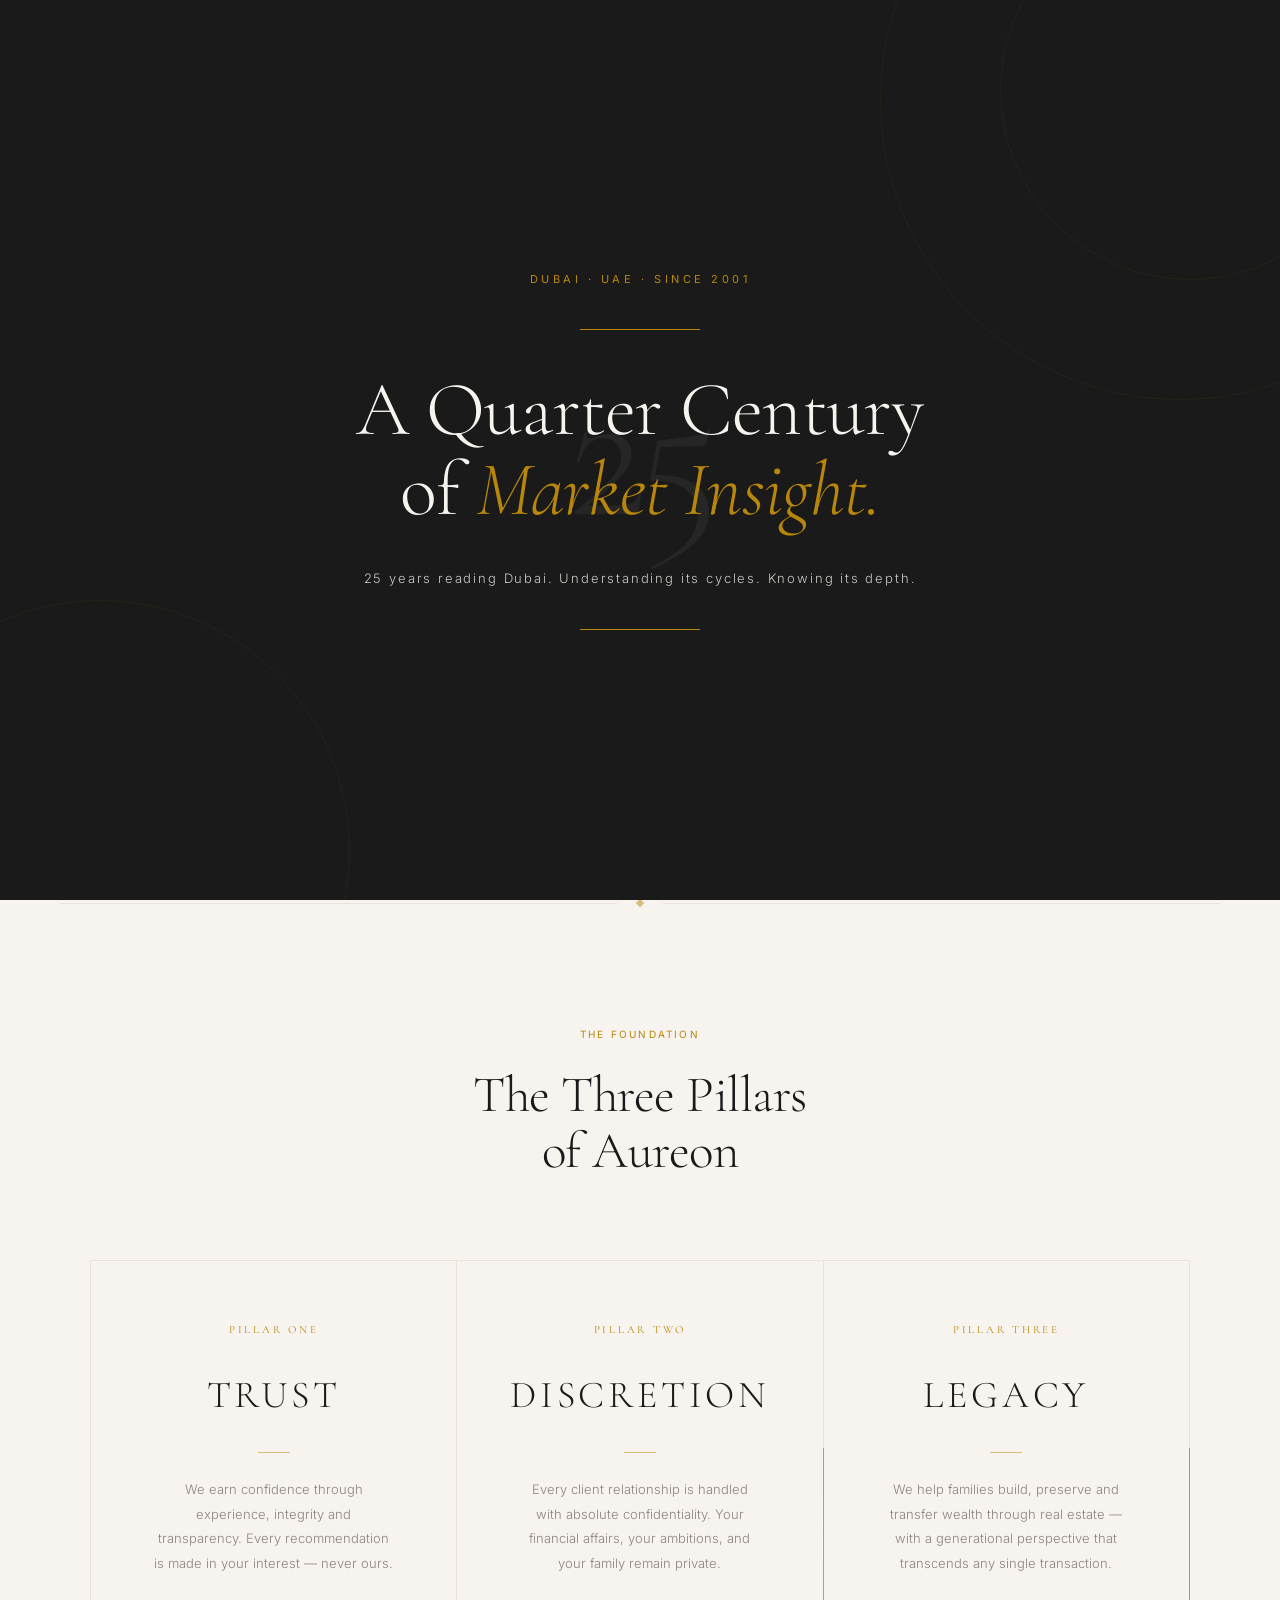
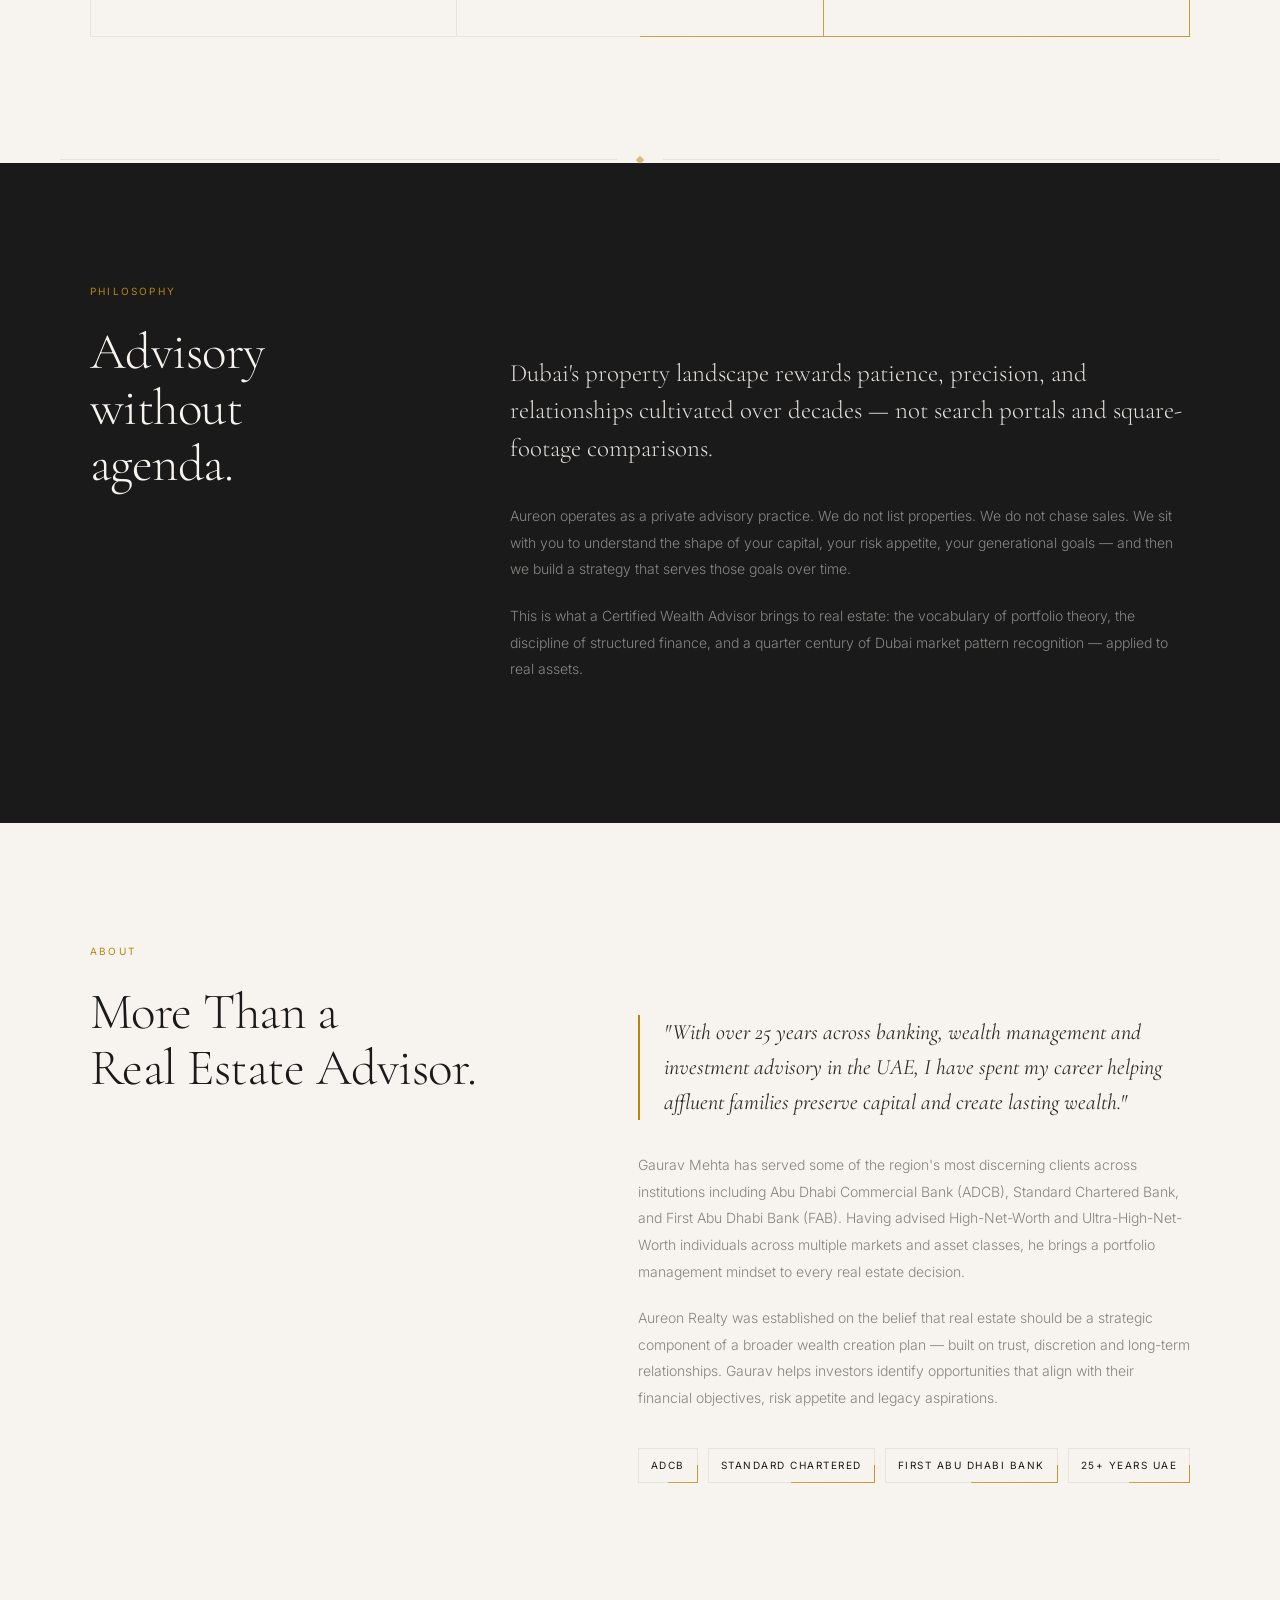
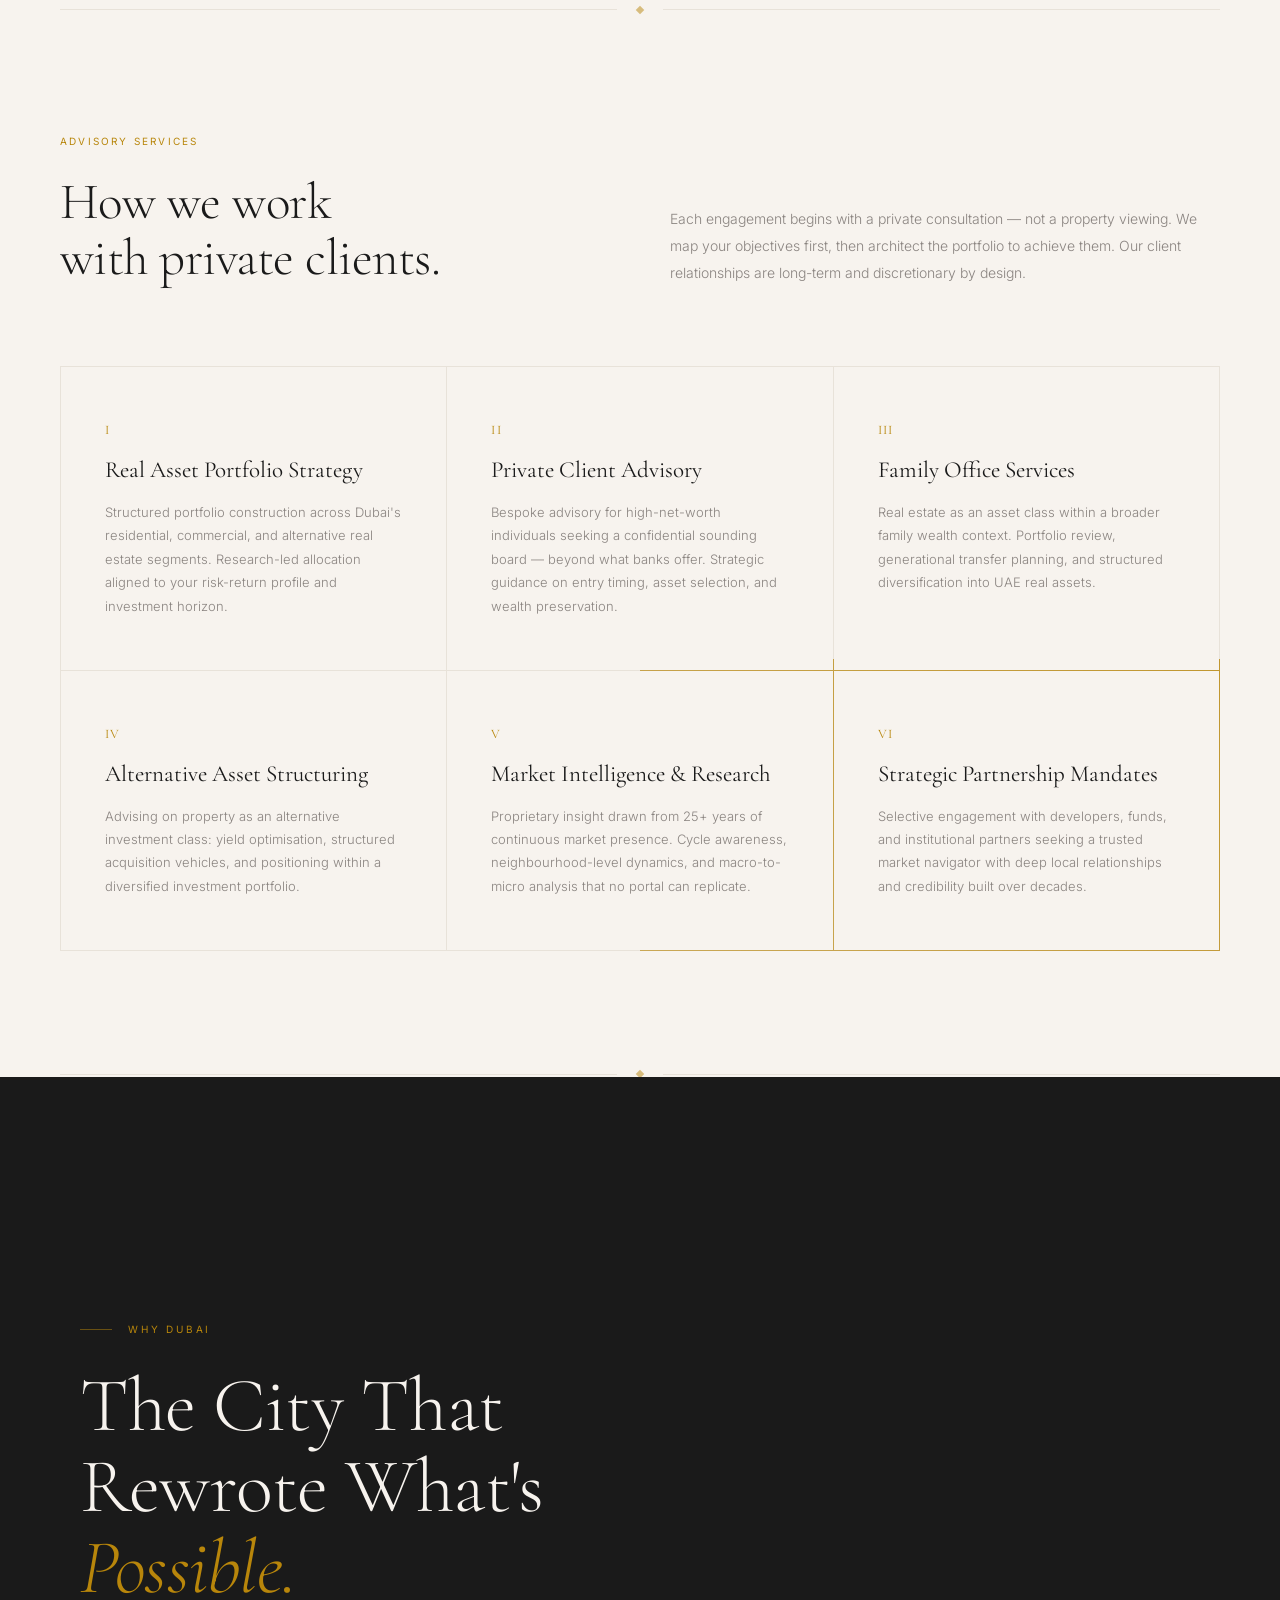
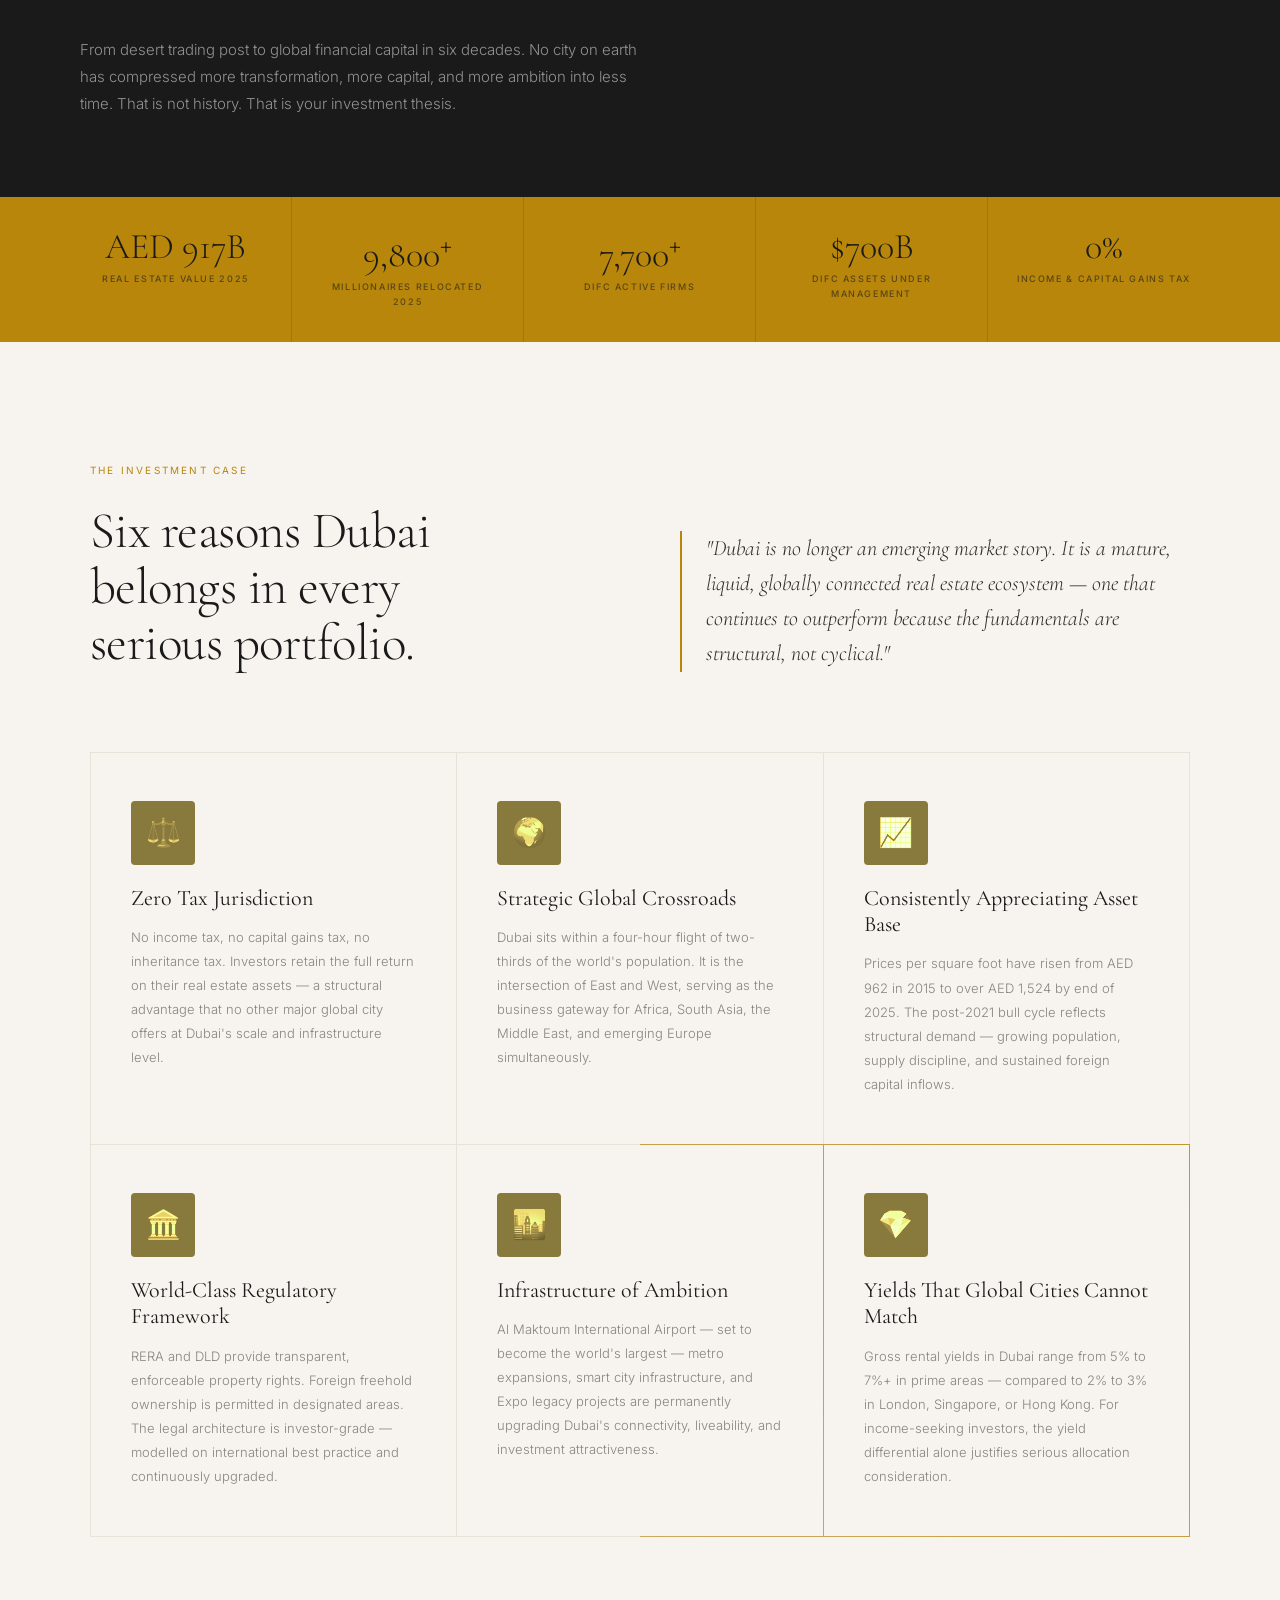
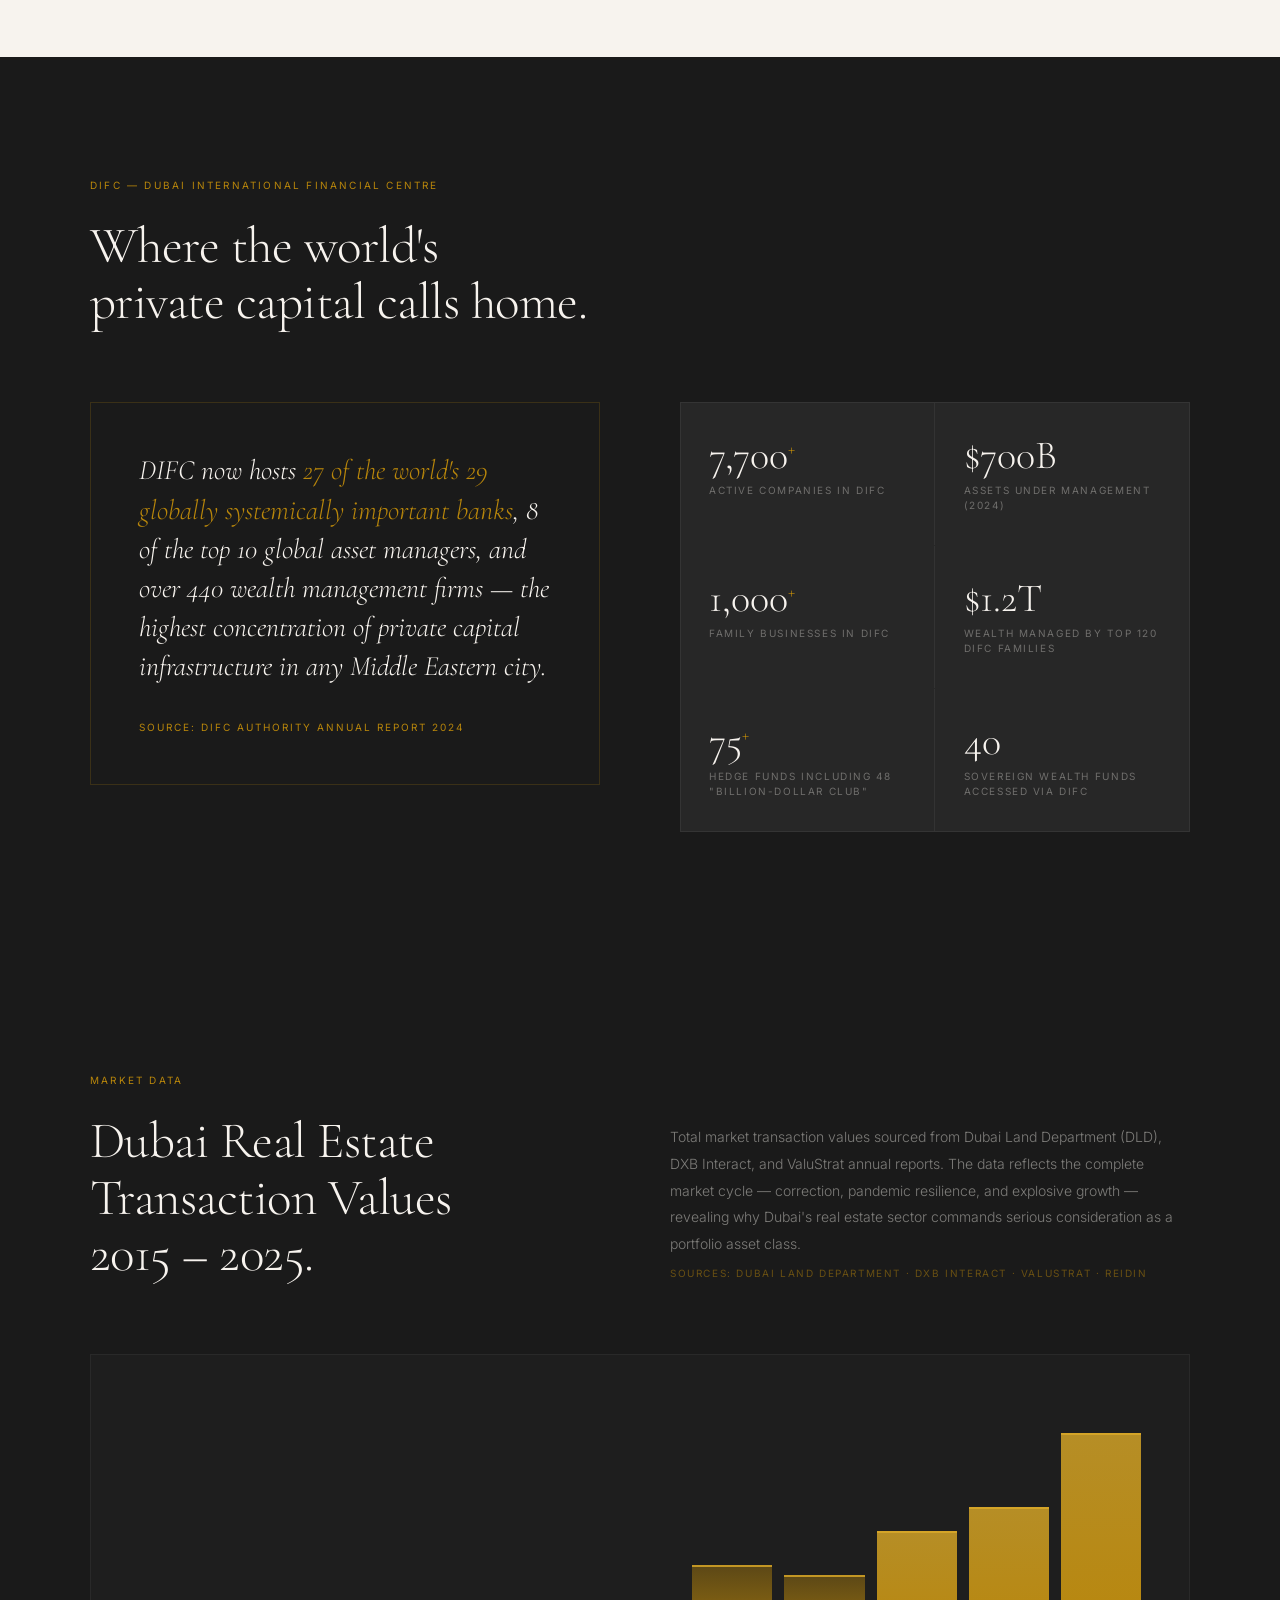
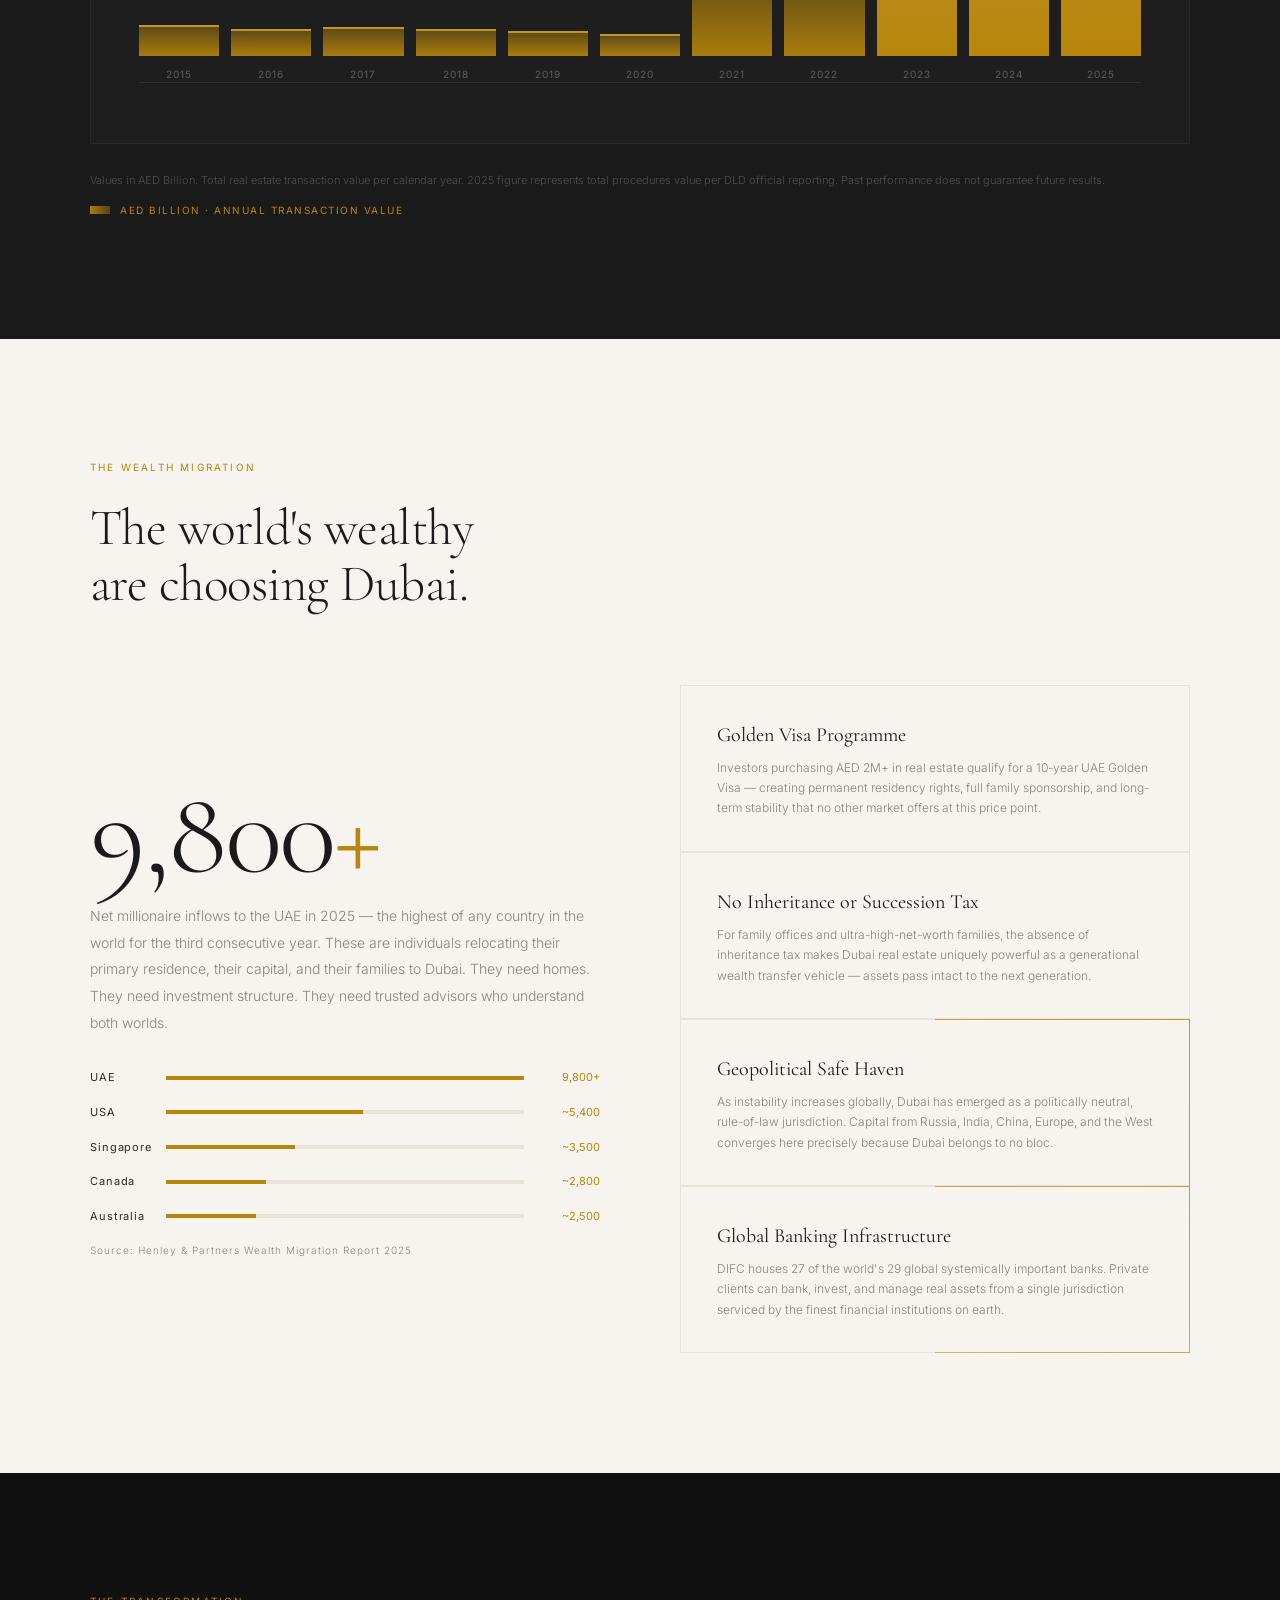
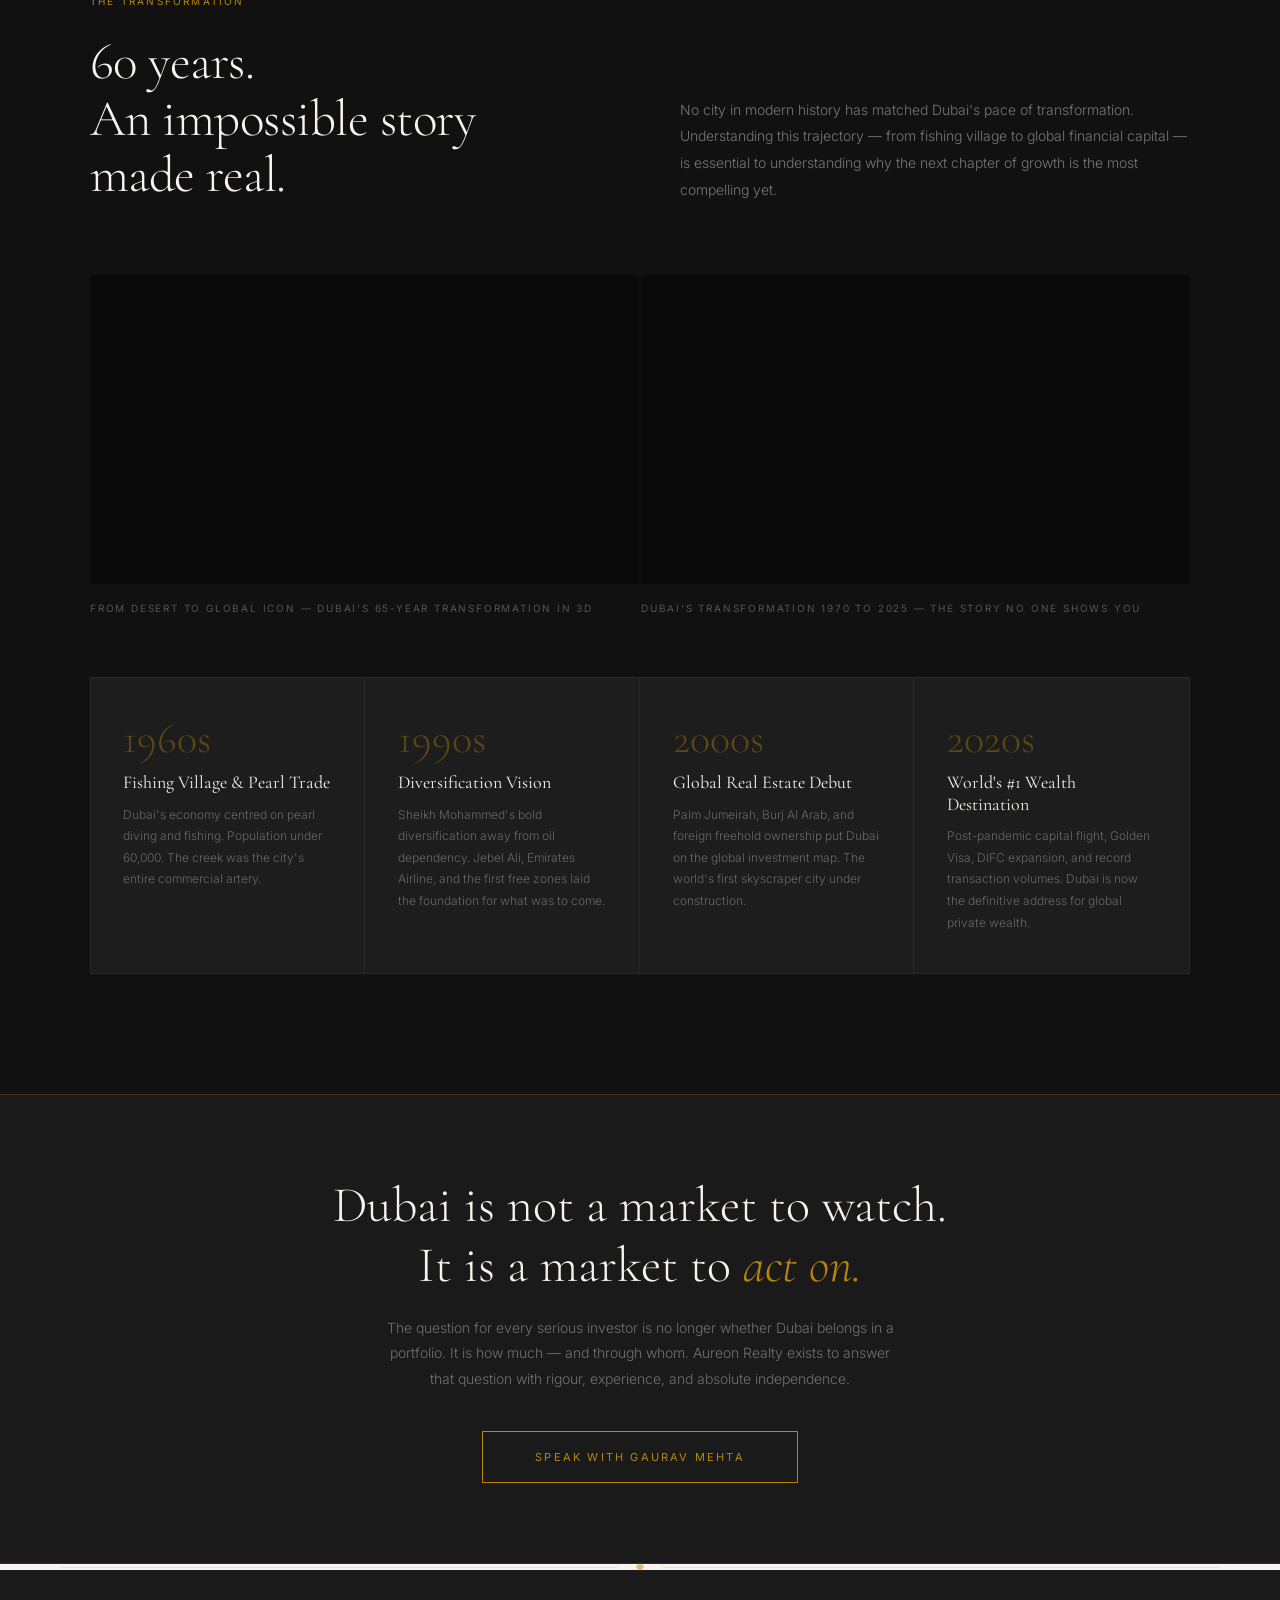
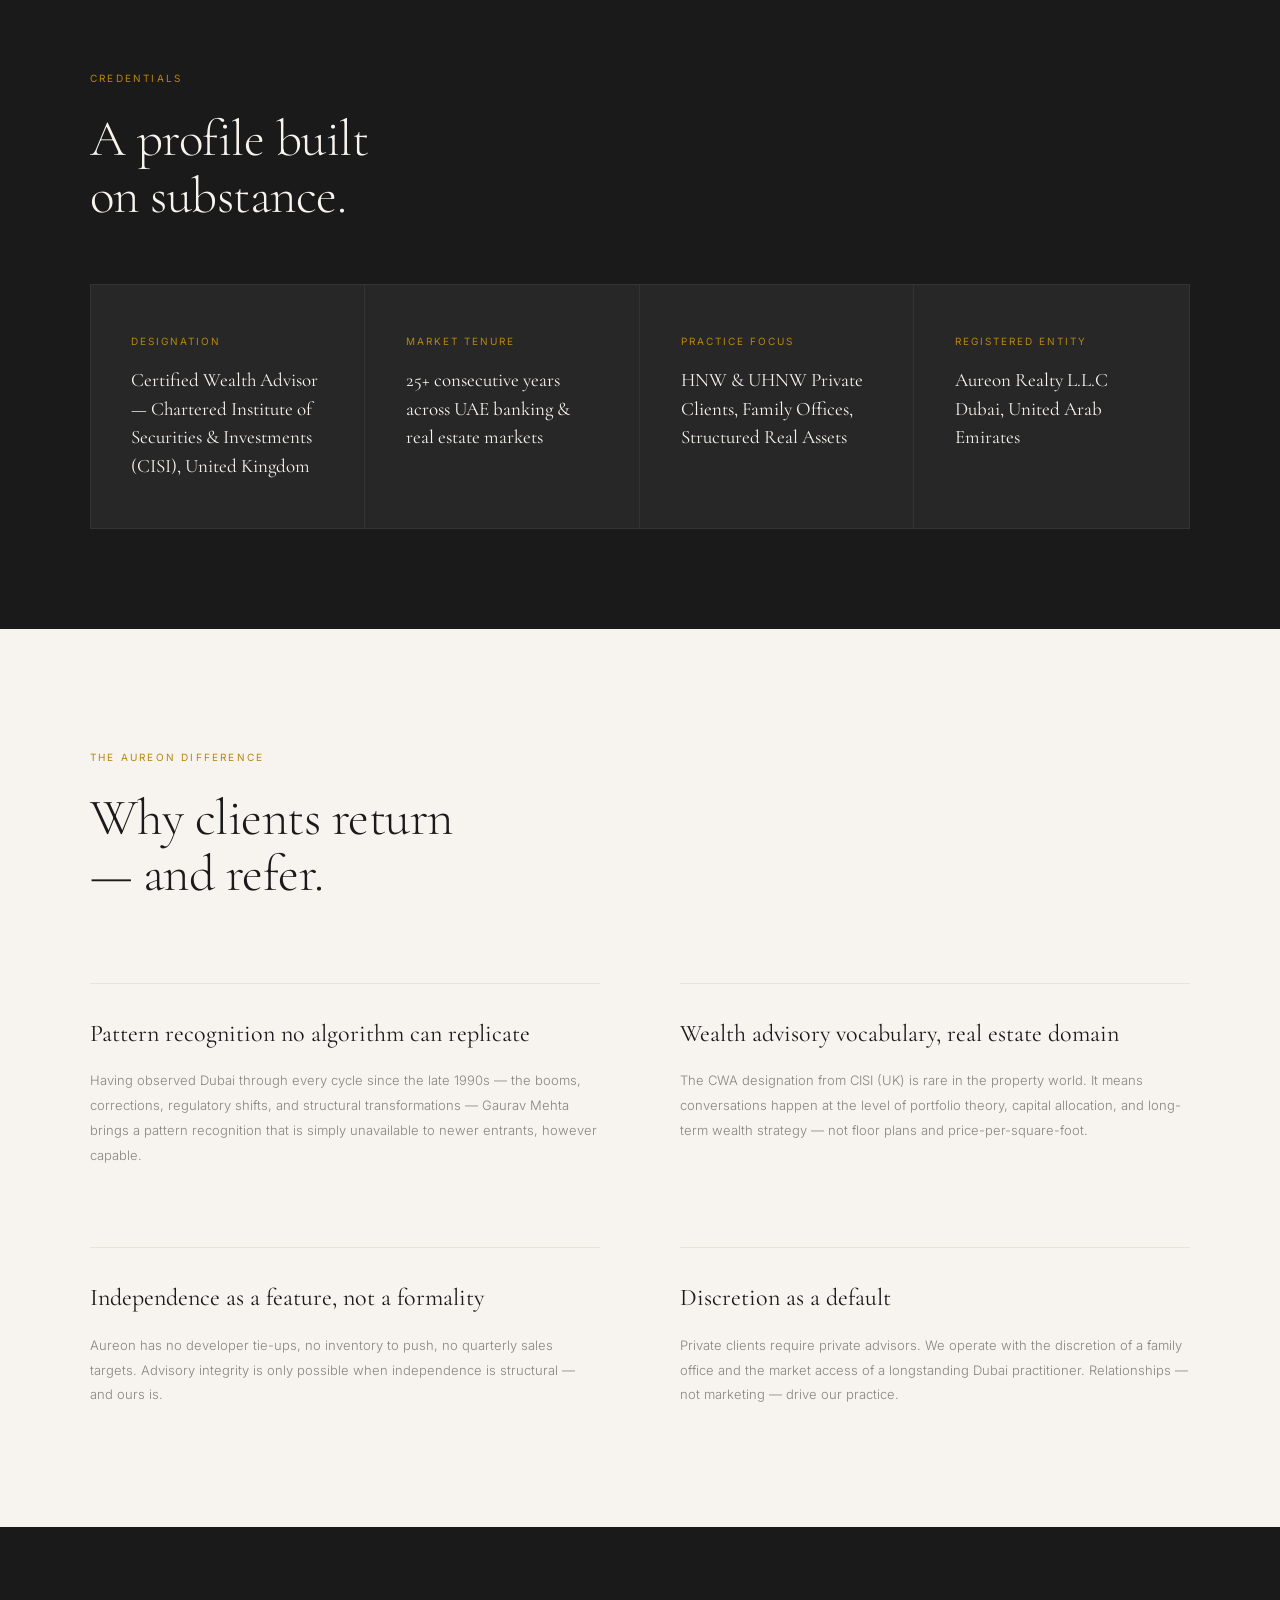
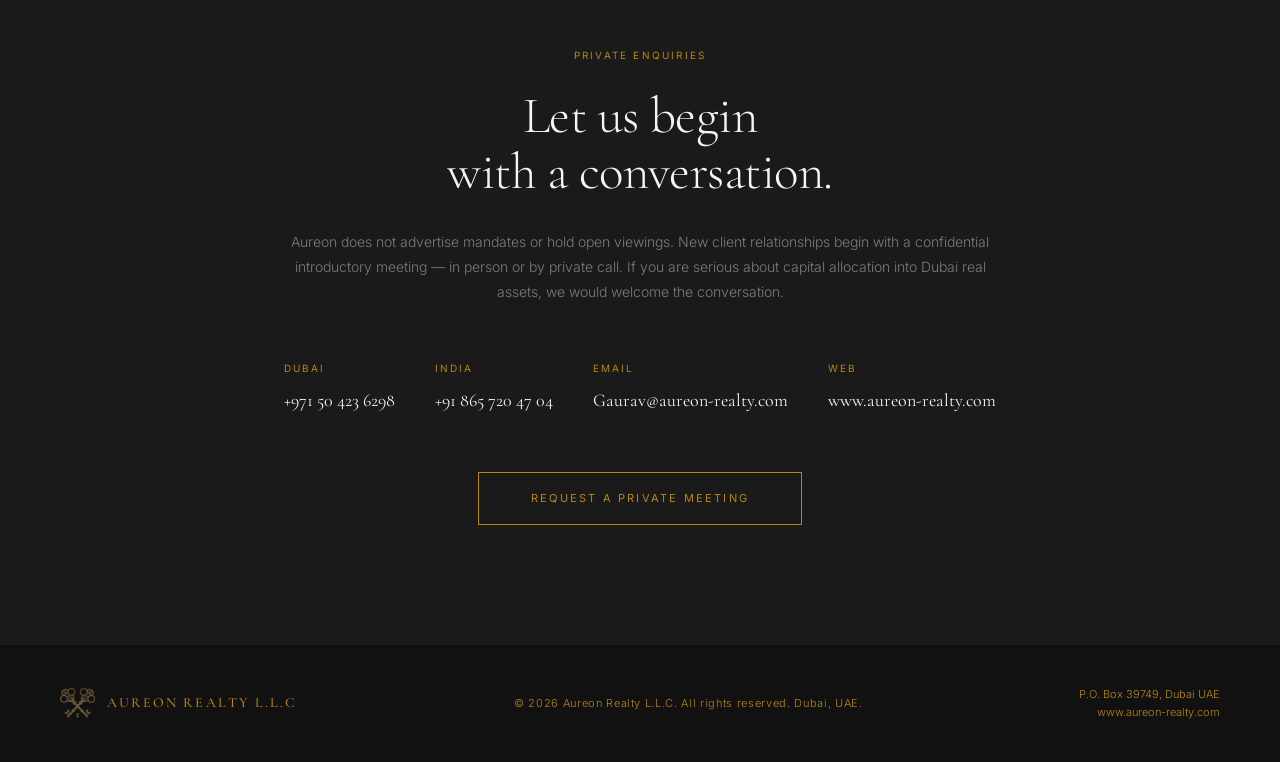
<file: index.html>
<!DOCTYPE html>
<html lang="en">
<head>
<meta charset="UTF-8">
<meta name="viewport" content="width=device-width, initial-scale=1.0">
<title>Aureon Realty — Gaurav Mehta, Certified Wealth Advisor</title>
<link rel="icon" type="image/png" href="golden_keys.png">
<link rel="preconnect" href="https://fonts.googleapis.com">
<link rel="preconnect" href="https://fonts.gstatic.com" crossorigin>
<link href="https://fonts.googleapis.com/css2?family=Cormorant+Garamond:ital,wght@0,300;0,400;0,500;0,600;1,300;1,400&family=Inter:wght@300;400;500&display=swap" rel="stylesheet">
<style>
  *, *::before, *::after { box-sizing: border-box; margin: 0; padding: 0; }

  :root {
    --charcoal: #1A1A1A;
    --off-white: #F7F3EE;
    --gold: #B8860B;
    --bronze: #9A7010;
    --warm-grey: #E8E2D9;
    --mid-grey: #8A8480;
    --text-body: #2E2A26;
  }

  html { scroll-behavior: smooth; }

  body {
    background: var(--off-white);
    color: var(--text-body);
    font-family: "Inter", sans-serif;
    font-weight: 300;
    font-size: 15px;
    line-height: 1.7;
    -webkit-font-smoothing: antialiased;
  }

  /* â•â•â•â• INTRO â•â•â•â• */
  #intro-overlay {
    position: fixed; inset: 0;
    background: var(--charcoal); z-index: 9999;
    display: flex; align-items: center; justify-content: center; overflow: hidden;
  }
  .intro-slide { position: absolute; inset: 0; display: flex; flex-direction: column; align-items: center; justify-content: center; padding: 60px; opacity: 0; pointer-events: none; }
  .slide-rule { width: 0; height: 1px; background: var(--gold); margin: 0 auto; transition: width 1.2s ease; }
  .slide-rule.expand { width: 120px; }
  .s1-number { font-family: "Cormorant Garamond", serif; font-size: clamp(100px, 18vw, 200px); font-weight: 300; line-height: 0.85; color: rgba(247,243,238,0.06); position: absolute; top: 50%; left: 50%; transform: translate(-50%, -50%); letter-spacing: -0.04em; user-select: none; pointer-events: none; white-space: nowrap; }
  .s1-eyebrow { font-size: 11px; font-weight: 400; letter-spacing: 0.32em; text-transform: uppercase; color: var(--gold); margin-bottom: 40px; opacity: 0; transform: translateY(12px); transition: opacity 0.8s ease, transform 0.8s ease; }
  .s1-eyebrow.in { opacity: 1; transform: translateY(0); }
  .s1-headline { font-family: "Cormorant Garamond", serif; font-size: clamp(36px, 6vw, 80px); font-weight: 300; line-height: 1.05; color: var(--off-white); text-align: center; letter-spacing: -0.01em; position: relative; z-index: 2; opacity: 0; transform: translateY(20px); transition: opacity 1.1s ease, transform 1.1s ease; }
  .s1-headline.in { opacity: 1; transform: translateY(0); }
  .s1-headline em { color: var(--gold); font-style: italic; }
  .s1-sub { font-size: 13px; font-weight: 300; letter-spacing: 0.14em; color: rgba(247,243,238,0.8); margin-top: 36px; text-align: center; opacity: 0; transform: translateY(10px); transition: opacity 0.9s ease 0.3s, transform 0.9s ease 0.3s; }
  .s1-sub.in { opacity: 1; transform: translateY(0); }
  .s2-headline { font-family: "Cormorant Garamond", serif; font-size: clamp(40px, 7vw, 90px); font-weight: 300; line-height: 1.05; color: var(--off-white); text-align: center; letter-spacing: 0.01em; opacity: 0; transform: translateY(24px); transition: opacity 1.1s ease, transform 1.1s ease; }
  .s2-headline.in { opacity: 1; transform: translateY(0); }
  .s2-headline em { color: var(--gold); font-style: italic; }
  .s2-sub { font-size: 11px; font-weight: 400; letter-spacing: 0.28em; text-transform: uppercase; color: rgba(247,243,238,0.8); margin-top: 40px; text-align: center; opacity: 0; transition: opacity 0.9s ease 0.4s; }
  .s2-sub.in { opacity: 1; }
  .s3-line { font-family: "Cormorant Garamond", serif; font-size: clamp(32px, 5.5vw, 72px); font-weight: 300; line-height: 1.15; color: var(--off-white); text-align: center; letter-spacing: 0.02em; opacity: 0; transform: translateY(20px); transition: opacity 1s ease, transform 1s ease; }
  .s3-line.in { opacity: 1; transform: translateY(0); }
  .s3-line-2 { font-family: "Cormorant Garamond", serif; font-size: clamp(32px, 5.5vw, 72px); font-weight: 300; line-height: 1.15; color: var(--gold); font-style: italic; text-align: center; margin-top: 8px; opacity: 0; transform: translateY(20px); transition: opacity 1s ease 0.4s, transform 1s ease 0.4s; }
  .s3-line-2.in { opacity: 1; transform: translateY(0); }
  .s4-pillars { display: flex; flex-direction: column; align-items: center; gap: 36px; margin-bottom: 56px; }
  .pillar-word { font-family: "Cormorant Garamond", serif; font-size: clamp(44px, 7vw, 88px); font-weight: 300; letter-spacing: 0.22em; color: var(--off-white); opacity: 0; transform: translateY(24px); transition: opacity 0.9s ease, transform 0.9s ease; position: relative; text-align: center; }
  .pillar-word::after { content: ""; position: absolute; bottom: -10px; left: 50%; transform: translateX(-50%); width: 0; height: 1px; background: var(--gold); transition: width 0.8s ease 0.5s; }
  .pillar-word.visible { opacity: 1; transform: translateY(0); }
  .pillar-word.visible::after { width: 100%; }
  .s4-merge { position: absolute; top: 50%; left: 50%; transform: translate(-50%, -50%) scale(0.94); display: flex; flex-direction: column; align-items: center; opacity: 0; transition: opacity 1s ease, transform 1s ease; width: 100%; }
  .s4-merge.visible { opacity: 1; transform: translate(-50%, -50%) scale(1); transition: opacity 0s, transform 1s ease; }
  .s4-logo-img { width: 100px; height: auto; margin-bottom: 20px; filter: brightness(0) saturate(100%) invert(55%) sepia(50%) saturate(400%) hue-rotate(30deg) brightness(90%); }
  .s4-brand { font-family: "Cormorant Garamond", serif; font-size: clamp(22px, 4vw, 44px); font-weight: 400; letter-spacing: 0.3em; color: var(--off-white); text-transform: uppercase; margin-bottom: 10px; text-align: center; }
  .s4-tagline { font-size: 11px; letter-spacing: 0.28em; text-transform: uppercase; color: var(--gold); font-weight: 400; text-align: center; }
  .slide-bg-circle { position: absolute; border-radius: 50%; border: 1px solid rgba(184,134,11,0.08); pointer-events: none; }

  /* â•â•â•â• NAV â•â•â•â• */
  nav { position: fixed; top: 0; left: 0; right: 0; z-index: 100; display: flex; justify-content: space-between; align-items: center; padding: 22px 60px; background: rgba(247, 243, 238, 0.95); backdrop-filter: blur(16px); border-bottom: 1px solid transparent; transition: border-color 0.3s; }
  nav.scrolled { border-bottom-color: var(--warm-grey); }
  .nav-logo { display: flex; align-items: center; gap: 14px; text-decoration: none; }
  .nav-logo-img { height: 44px; width: auto; }
  .nav-logo-text { display: flex; flex-direction: column; line-height: 1.1; }
  .nav-logo-name { font-family: "Cormorant Garamond", serif; font-size: 17px; font-weight: 500; letter-spacing: 0.12em; color: var(--charcoal); text-transform: uppercase; }
  .nav-logo-sub { font-size: 9px; font-weight: 400; letter-spacing: 0.2em; text-transform: uppercase; color: var(--gold); }
  .nav-links { display: flex; gap: 36px; list-style: none; }
  .nav-links a { font-size: 11px; font-weight: 400; letter-spacing: 0.18em; text-transform: uppercase; color: var(--mid-grey); text-decoration: none; transition: color 0.2s; }
  .nav-links a:hover { color: var(--gold); }
  .nav-cta { font-size: 11px; font-weight: 400; letter-spacing: 0.18em; text-transform: uppercase; color: var(--charcoal); text-decoration: none; border-bottom: 1px solid var(--gold); padding-bottom: 2px; transition: color 0.2s; }
  .nav-cta:hover { color: var(--gold); }

  /* â•â•â•â• HERO â•â•â•â• */
  .hero { min-height: 100vh; display: grid; grid-template-columns: 1fr 1fr; padding-top: 88px; }
  .hero-left { background: var(--charcoal); display: flex; flex-direction: column; justify-content: flex-end; padding: 80px 70px 90px; position: relative; overflow: hidden; }
  .hero-left::before { content: ""; position: absolute; top: -80px; right: -80px; width: 360px; height: 360px; border: 1px solid rgba(184,134,11,0.12); border-radius: 50%; }
  .hero-left::after { content: ""; position: absolute; top: -40px; right: -40px; width: 240px; height: 240px; border: 1px solid rgba(184,134,11,0.08); border-radius: 50%; }
  .hero-eyebrow { font-size: 10px; font-weight: 400; letter-spacing: 0.22em; text-transform: uppercase; color: var(--gold); margin-bottom: 36px; }
  .hero-headline { font-family: "Cormorant Garamond", serif; font-size: clamp(36px, 4.2vw, 56px); font-weight: 300; line-height: 1.1; color: #F7F3EE; margin-bottom: 48px; letter-spacing: -0.01em; }
  .hero-headline em { font-style: italic; color: var(--gold); }
  .hero-rule { width: 48px; height: 1px; background: var(--gold); margin-bottom: 28px; opacity: 0.6; }
  .hero-sub { font-size: 13px; font-weight: 300; line-height: 1.8; color: rgba(247,243,238,0.55); max-width: 340px; }
  .hero-right { background: var(--off-white); display: flex; flex-direction: column; justify-content: center; padding: 80px 70px; border-left: 1px solid var(--warm-grey); }
  .animated-grid { 
    position: relative; overflow: hidden; isolation: isolate; padding: 1px; 
  }
  .animated-grid::before {
    content: ""; position: absolute; inset: 0; background: var(--warm-grey); z-index: -2;
  }
  .animated-grid::after {
    content: ""; position: absolute; top: 50%; left: 50%; width: 300%; aspect-ratio: 1;
    background: conic-gradient(from 0deg, transparent 50%, rgba(184, 134, 11, 0.2) 75%, var(--gold) 95%, transparent 100%);
    z-index: -1; animation: rotateBorder 6s linear infinite;
    will-change: transform;
  }
  .stat-grid { 
    display: grid; grid-template-columns: 1fr 1fr; gap: 1px; 
    margin-bottom: 56px; 
  }
  @keyframes rotateBorder {
    0% { transform: translate(-50%, -50%) rotate(0deg); }
    100% { transform: translate(-50%, -50%) rotate(360deg); }
  }
  .stat-cell { background: var(--off-white); padding: 31px 27px; }
  .stat-number { font-family: "Cormorant Garamond", serif; font-size: 44px; font-weight: 300; color: var(--charcoal); line-height: 1; margin-bottom: 8px; }
  .stat-number sup { font-size: 20px; vertical-align: super; color: var(--gold); }
  .stat-label { font-size: 10px; font-weight: 400; letter-spacing: 0.18em; text-transform: uppercase; color: var(--mid-grey); }
  .hero-intro { font-family: "Cormorant Garamond", serif; font-size: 21px; font-weight: 400; font-style: italic; line-height: 1.6; color: var(--text-body); border-left: 2px solid var(--gold); padding-left: 24px; margin-bottom: 36px; }
  .hero-name-block { display: flex; align-items: center; gap: 20px; }
  .hero-name { font-size: 13px; font-weight: 500; color: var(--charcoal); letter-spacing: 0.05em; }
  .hero-title-small { font-size: 11px; font-weight: 300; color: var(--mid-grey); letter-spacing: 0.1em; line-height: 1.6; }
  .hero-avatar { width: 52px; height: 52px; border-radius: 50%; background: var(--warm-grey); display: flex; align-items: center; justify-content: center; flex-shrink: 0; border: 1px solid var(--gold); }
  .monogram { font-family: "Cormorant Garamond", serif; font-size: 20px; font-weight: 500; color: var(--gold); }

  /* â•â•â•â• SHARED â•â•â•â• */
  section { padding: 120px 60px; }
  .section-eyebrow { font-size: 10px; font-weight: 400; letter-spacing: 0.22em; text-transform: uppercase; color: var(--gold); margin-bottom: 24px; display: flex; align-items: center; gap: 16px; }
  .section-title { font-family: "Cormorant Garamond", serif; font-size: clamp(34px, 4vw, 52px); font-weight: 300; line-height: 1.1; color: var(--charcoal); letter-spacing: -0.01em; }
  .gold-divider { display: flex; align-items: center; gap: 20px; margin: 0 60px; }
  .gold-divider::before, .gold-divider::after { content: ""; flex: 1; height: 1px; background: var(--warm-grey); }
  .gold-divider-diamond { width: 6px; height: 6px; background: var(--gold); transform: rotate(45deg); opacity: 0.5; }

  /* â•â•â•â• PILLARS â•â•â•â• */
  .pillars-section { background: var(--off-white); padding: 120px 60px; text-align: center; }
  .pillars-header { max-width: 600px; margin: 0 auto 80px; }
  .pillars-grid { display: grid; grid-template-columns: repeat(3, 1fr); gap: 1px; background: transparent; max-width: 1100px; margin: 0 auto; }
  .pillar-card { background: var(--off-white); padding: 60px 48px; display: flex; flex-direction: column; align-items: center; text-align: center; position: relative; overflow: hidden; }
  .pillar-card::before { content: ""; position: absolute; top: 0; left: 50%; transform: translateX(-50%); width: 1px; height: 0; background: var(--gold); transition: height 0.6s ease; }
  .pillar-card:hover::before { height: 48px; }
  .pillar-number { font-family: "Cormorant Garamond", serif; font-size: 11px; letter-spacing: 0.25em; color: var(--gold); text-transform: uppercase; margin-bottom: 24px; font-weight: 400; }
  .pillar-name { font-family: "Cormorant Garamond", serif; font-size: 38px; font-weight: 300; color: var(--charcoal); letter-spacing: 0.1em; margin-bottom: 24px; text-transform: uppercase; }
  .pillar-divider { width: 32px; height: 1px; background: var(--gold); margin: 0 auto 24px; opacity: 0.5; }
  .pillar-desc { font-size: 13px; font-weight: 300; line-height: 1.9; color: var(--mid-grey); max-width: 240px; }

  /* â•â•â•â• PHILOSOPHY â•â•â•â• */
  .philosophy { background: var(--charcoal); color: var(--off-white); padding: 120px 60px; }
  .philosophy-inner { max-width: 1100px; margin: 0 auto; display: grid; grid-template-columns: 1fr 2fr; gap: 80px; align-items: start; }
  .philosophy .section-title { color: var(--off-white); }
  .philosophy-body { padding-top: 72px; }
  .philosophy-lead { font-family: "Cormorant Garamond", serif; font-size: 25px; font-weight: 300; line-height: 1.5; color: rgba(247,243,238,0.9); margin-bottom: 36px; }
  .philosophy-text { font-size: 14px; font-weight: 300; line-height: 1.9; color: rgba(247,243,238,0.5); margin-bottom: 20px; }

  /* â•â•â•â• ABOUT â•â•â•â• */
  .about-section { background: var(--off-white); padding: 120px 60px; }
  .about-inner { max-width: 1100px; margin: 0 auto; display: grid; grid-template-columns: 1fr 1fr; gap: 80px; align-items: start; }
  .about-right { padding-top: 72px; }
  .about-bio { font-family: "Cormorant Garamond", serif; font-size: 22px; font-weight: 400; font-style: italic; line-height: 1.6; color: var(--text-body); margin-bottom: 32px; border-left: 2px solid var(--gold); padding-left: 24px; }
  .about-body { font-size: 14px; font-weight: 300; line-height: 1.9; color: var(--mid-grey); margin-bottom: 20px; }
  .bank-logos { display: flex; flex-wrap: nowrap; gap: 10px; margin-top: 36px; overflow-x: auto; padding-bottom: 4px; }
  .bank-tag { font-size: 10px; font-weight: 400; letter-spacing: 0.15em; text-transform: uppercase; color: var(--charcoal); background: var(--off-white); padding: 8px 12px; white-space: nowrap; }

  /* â•â•â•â• SERVICES â•â•â•â• */
  .services { max-width: 1200px; margin: 0 auto; }
  .services-header { display: grid; grid-template-columns: 1fr 1fr; gap: 60px; margin-bottom: 80px; align-items: end; }
  .services-intro { font-size: 14px; line-height: 1.9; color: var(--mid-grey); padding-top: 16px; }
  .service-grid { display: grid; grid-template-columns: repeat(3, 1fr); gap: 1px; background: transparent; }
  .service-card { background: var(--off-white); padding: 52px 44px; transition: background 0.3s; }
  .service-card:hover { background: #F0EAE0; }
  .service-num { font-family: "Cormorant Garamond", serif; font-size: 13px; font-weight: 400; color: var(--gold); margin-bottom: 16px; letter-spacing: 0.1em; }
  .service-title { font-family: "Cormorant Garamond", serif; font-size: 23px; font-weight: 400; color: var(--charcoal); margin-bottom: 16px; line-height: 1.2; }
  .service-desc { font-size: 13px; font-weight: 300; line-height: 1.8; color: var(--mid-grey); }

  /* â•â•â•â• CREDENTIALS â•â•â•â• */
  .credentials { background: var(--charcoal); color: var(--off-white); padding: 100px 60px; }
  .credentials-inner { max-width: 1100px; margin: 0 auto; }
  .cred-row { display: grid; grid-template-columns: repeat(4, 1fr); gap: 1px; background: rgba(255,255,255,0.06); border: 1px solid rgba(255,255,255,0.06); margin-top: 60px; }
  .cred-cell { padding: 48px 40px; border-right: 1px solid rgba(255,255,255,0.06); }
  .cred-cell:last-child { border-right: none; }
  .cred-label { font-size: 10px; letter-spacing: 0.2em; text-transform: uppercase; color: var(--gold); margin-bottom: 16px; font-weight: 400; }
  .cred-value { font-family: "Cormorant Garamond", serif; font-size: 19px; font-weight: 400; color: var(--off-white); line-height: 1.5; }

  /* â•â•â•â• APPROACH â•â•â•â• */
  .approach { max-width: 1100px; margin: 0 auto; }
  .approach-grid { display: grid; grid-template-columns: 1fr 1fr; gap: 80px; margin-top: 80px; }
  .approach-block { border-top: 1px solid var(--warm-grey); padding-top: 36px; }
  .approach-title { font-family: "Cormorant Garamond", serif; font-size: 24px; font-weight: 400; color: var(--charcoal); margin-bottom: 20px; line-height: 1.2; }
  .approach-text { font-size: 13px; font-weight: 300; line-height: 1.9; color: var(--mid-grey); }

  /* â•â•â•â• CONTACT â•â•â•â• */
  .contact-section { background: var(--charcoal); padding: 120px 60px; text-align: center; }
  .contact-inner { max-width: 1100px; margin: 0 auto; }
  .contact-section .section-title { color: var(--off-white); margin-bottom: 28px; }
  .contact-sub { font-size: 14px; font-weight: 300; color: rgba(247,243,238,0.45); max-width: 720px; margin: 0 auto 56px; line-height: 1.8; }
  .contact-details { display: flex; justify-content: center; gap: 40px; margin-bottom: 56px; flex-wrap: wrap; }
  .contact-item { text-align: left; }
  .contact-item-label { font-size: 10px; letter-spacing: 0.2em; text-transform: uppercase; color: var(--gold); margin-bottom: 8px; font-weight: 400; }
  .contact-item-value { font-family: "Cormorant Garamond", serif; font-size: 18px; font-weight: 400; color: var(--off-white); }
  .contact-item-value a { color: inherit; text-decoration: none; transition: color 0.2s; }
  .contact-item-value a:hover { color: var(--gold); }
  .btn-primary { display: inline-block; padding: 16px 52px; background: transparent; border: 1px solid var(--gold); color: var(--gold); font-size: 11px; font-weight: 400; letter-spacing: 0.2em; text-transform: uppercase; text-decoration: none; transition: background 0.25s, color 0.25s; cursor: pointer; }
  .btn-primary:hover { background: var(--gold); color: var(--charcoal); }

  /* â•â•â•â• FOOTER â•â•â•â• */
  footer { background: #111; padding: 40px 60px; display: flex; justify-content: space-between; align-items: center; gap: 20px; }
  .footer-logo { display: flex; align-items: center; gap: 12px; }
  .footer-logo-img { height: 32px; width: auto; filter: brightness(0) saturate(100%) invert(55%) sepia(50%) saturate(400%) hue-rotate(30deg) brightness(70%); opacity: 0.6; }
  .footer-logo-text { font-family: "Cormorant Garamond", serif; font-size: 14px; font-weight: 500; color: rgba(247,243,238,0.3); letter-spacing: 0.15em; text-transform: uppercase; }
  .footer-copy { font-size: 11px; color: rgba(247,243,238,0.18); letter-spacing: 0.06em; }
  .footer-address { font-size: 11px; color: rgba(247,243,238,0.18); text-align: right; line-height: 1.7; }

  /* ════ ANIMATIONS ════ */
  .fade-up { opacity: 0; transform: translateY(24px); transition: opacity 0.7s ease, transform 0.7s ease; }
  .fade-up.visible { opacity: 1; transform: translateY(0); }

  @keyframes keyFlyLeft {
    0% { transform: translateX(-150px) translateY(-80px) rotate(-45deg); opacity: 0; }
    30% { opacity: 1; }
    100% { transform: translateX(0) translateY(0) rotate(0deg); opacity: 1; }
  }
  @keyframes keyFlyRight {
    0% { transform: translateX(150px) translateY(80px) rotate(45deg); opacity: 0; }
    30% { opacity: 1; }
    100% { transform: translateX(0) translateY(0) rotate(0deg); opacity: 1; }
  }
  @keyframes textRevealUp {
    0% { opacity: 0; transform: translateY(20px); }
    100% { opacity: 1; transform: translateY(0); }
  }
  .s4-merge.visible .key-left { animation: keyFlyLeft 1.2s cubic-bezier(0.25, 1, 0.5, 1) forwards; }
  .s4-merge.visible .key-right { animation: keyFlyRight 1.2s cubic-bezier(0.25, 1, 0.5, 1) forwards; }
  .s4-merge.visible .s4-text-reveal { opacity: 0; animation: textRevealUp 1s ease 1s forwards; }

  @keyframes cinematicSweep {
    0% { clip-path: inset(0 100% 0 0); filter: brightness(3) blur(6px) drop-shadow(0 0 20px #FFD700); transform: scale(1.05); }
    50% { filter: brightness(2) blur(0px) drop-shadow(0 0 15px #FFD700); transform: scale(1); }
    100% { clip-path: inset(0 0 0 0); filter: brightness(1) drop-shadow(0 0 5px rgba(218,165,32,0.4)); transform: scale(1); }
  }
  .s4-merge.visible #cinematic-logo { animation: cinematicSweep 2.5s cubic-bezier(0.25, 1, 0.5, 1) forwards; }

  /* ═══════════════════════════════════════════════════════════════════════════
     DUBAI INVESTMENT HUB — NEW SECTION STYLES
  ═══════════════════════════════════════════════════════════════════════════ */

  /* ── Hero Banner ── */
  .dubai-hero {
    position: relative;
    min-height: 80vh;
    display: flex; align-items: flex-end;
    overflow: hidden;
    background: var(--charcoal);
  }

  .dubai-hero-bg {
    position: absolute; inset: 0;
    background-image: url("https://images.unsplash.com/photo-1512453979798-5ea266f8880c?w=1800&q=80");
    background-size: cover; background-position: center 30%;
    filter: brightness(0.35) saturate(0.9);
    transition: transform 8s ease;
  }

  .dubai-hero:hover .dubai-hero-bg { transform: scale(1.03); }

  .dubai-hero-overlay {
    position: absolute; inset: 0;
    background: linear-gradient(to top, rgba(26,26,26,0.95) 0%, rgba(26,26,26,0.3) 60%, transparent 100%);
  }

  .dubai-hero-content {
    position: relative; z-index: 2;
    padding: 0 80px 80px;
    max-width: 1100px;
  }

  .dubai-hero-eyebrow {
    font-size: 10px; font-weight: 400;
    letter-spacing: 0.28em; text-transform: uppercase;
    color: var(--gold); margin-bottom: 28px;
    display: flex; align-items: center; gap: 16px;
  }
  .dubai-hero-eyebrow::before {
    content: ""; width: 32px; height: 1px; background: var(--gold); opacity: 0.5;
  }

  .dubai-hero-title {
    font-family: "Cormorant Garamond", serif;
    font-size: clamp(44px, 6vw, 80px);
    font-weight: 300; line-height: 1.05;
    color: var(--off-white); margin-bottom: 28px;
    letter-spacing: -0.01em;
  }
  .dubai-hero-title em { color: var(--gold); font-style: italic; }

  .dubai-hero-sub {
    font-size: 15px; font-weight: 300;
    line-height: 1.8; color: rgba(247,243,238,0.55);
    max-width: 560px;
  }

  /* â”€â”€ Key Indicators strip â”€â”€ */
  .dubai-indicators {
    background: var(--gold);
    padding: 0 60px;
  }

  .indicators-row {
    display: grid;
    grid-template-columns: repeat(5, 1fr);
    gap: 0;
  }

  .indicator-cell {
    padding: 32px 28px;
    border-right: 1px solid rgba(26,26,26,0.15);
    text-align: center;
  }
  .indicator-cell:last-child { border-right: none; }

  .indicator-num {
    font-family: "Cormorant Garamond", serif;
    font-size: 36px; font-weight: 300;
    color: var(--charcoal); line-height: 1; margin-bottom: 6px;
  }
  .indicator-label {
    font-size: 9px; font-weight: 500;
    letter-spacing: 0.18em; text-transform: uppercase;
    color: rgba(26,26,26,0.6);
  }

  /* â”€â”€ Why Dubai section â”€â”€ */
  .why-dubai {
    background: var(--off-white);
    padding: 120px 60px;
  }

  .why-dubai-inner {
    max-width: 1100px; margin: 0 auto;
  }

  .why-dubai-header {
    display: grid; grid-template-columns: 1fr 1fr;
    gap: 80px; margin-bottom: 80px; align-items: end;
  }

  .why-dubai-intro {
    font-family: "Cormorant Garamond", serif;
    font-size: 22px; font-weight: 300; font-style: italic;
    line-height: 1.6; color: var(--text-body);
    border-left: 2px solid var(--gold); padding-left: 24px;
  }

  .why-grid {
    display: grid; grid-template-columns: repeat(3, 1fr);
    gap: 1px; background: transparent;
  }

  .why-card {
    background: var(--off-white);
    padding: 48px 40px;
    transition: background 0.3s;
  }
  .why-card:hover { background: #F0EAE0; }

  .why-icon {
    font-size: 28px; margin-bottom: 20px; 
    display: inline-flex; align-items: center; justify-content: center;
    width: 64px; height: 64px; border-radius: 4px;
    background-color: #0078D7; /* This blue turns into the exact olive-gold when passed through the filter below */
    filter: sepia(100%) saturate(200%) hue-rotate(10deg);
  }

  .why-title {
    font-family: "Cormorant Garamond", serif;
    font-size: 22px; font-weight: 400;
    color: var(--charcoal); margin-bottom: 14px; line-height: 1.2;
  }

  .why-text {
    font-size: 13px; font-weight: 300;
    line-height: 1.85; color: var(--mid-grey);
  }

  /* â”€â”€ DIFC Section â”€â”€ */
  .difc-section {
    background: var(--charcoal);
    padding: 120px 60px;
  }

  .difc-inner {
    max-width: 1100px; margin: 0 auto;
  }

  .difc-grid {
    display: grid; grid-template-columns: 1fr 1fr;
    gap: 80px; margin-top: 72px; align-items: start;
  }

  .difc-left {
    border: 1px solid rgba(184,134,11,0.2);
    padding: 48px;
  }

  .difc-quote {
    font-family: "Cormorant Garamond", serif;
    font-size: 28px; font-weight: 300; font-style: italic;
    line-height: 1.4; color: var(--off-white); margin-bottom: 32px;
  }
  .difc-quote em { color: var(--gold); }

  .difc-source {
    font-size: 10px; letter-spacing: 0.2em;
    text-transform: uppercase; color: var(--gold);
    font-weight: 400;
  }

  .difc-stats {
    display: grid; grid-template-columns: 1fr 1fr;
    gap: 1px; background: rgba(255,255,255,0.06);
    border: 1px solid rgba(255,255,255,0.06);
  }

  .difc-stat-cell {
    padding: 32px 28px;
    border-right: 1px solid rgba(255,255,255,0.06);
  }
  .difc-stat-cell:nth-child(even) { border-right: none; }

  .difc-stat-num {
    font-family: "Cormorant Garamond", serif;
    font-size: 40px; font-weight: 300;
    color: var(--off-white); line-height: 1; margin-bottom: 8px;
  }
  .difc-stat-num sup { font-size: 18px; vertical-align: super; color: var(--gold); }

  .difc-stat-label {
    font-size: 10px; letter-spacing: 0.16em;
    text-transform: uppercase; color: rgba(247,243,238,0.35);
    font-weight: 400; line-height: 1.5;
  }

  /* â”€â”€ Transformation / Video â”€â”€ */
  .transformation-section {
    background: #111;
    padding: 120px 60px;
  }

  .transformation-inner {
    max-width: 1100px; margin: 0 auto;
  }

  .transformation-header {
    display: grid; grid-template-columns: 1fr 1fr;
    gap: 80px; margin-bottom: 72px; align-items: end;
  }

  .transformation-intro {
    font-size: 14px; font-weight: 300;
    line-height: 1.9; color: rgba(247,243,238,0.45);
    padding-top: 16px;
  }

  .video-grid {
    display: grid; grid-template-columns: 1fr 1fr; gap: 2px;
    margin-bottom: 60px;
  }

  .video-wrapper {
    position: relative; padding-top: 56.25%;
    background: #0A0A0A; overflow: hidden;
  }

  .video-wrapper iframe {
    position: absolute; top: 0; left: 0;
    width: 100%; height: 100%;
    border: none;
  }

  .video-label {
    font-size: 10px; letter-spacing: 0.18em;
    text-transform: uppercase; color: rgba(247,243,238,0.3);
    padding: 16px 0 0;
    font-weight: 400;
  }

  .timeline-strip {
    display: grid; grid-template-columns: repeat(4, 1fr);
    gap: 1px; background: rgba(255,255,255,0.05);
    border: 1px solid rgba(255,255,255,0.05);
    margin-top: 60px;
  }

  .timeline-cell {
    padding: 40px 32px;
    border-right: 1px solid rgba(255,255,255,0.05);
    position: relative;
  }
  .timeline-cell:last-child { border-right: none; }

  .timeline-year {
    font-family: "Cormorant Garamond", serif;
    font-size: 42px; font-weight: 300;
    color: var(--gold); opacity: 0.4;
    line-height: 1; margin-bottom: 12px;
  }

  .timeline-title {
    font-family: "Cormorant Garamond", serif;
    font-size: 18px; font-weight: 400;
    color: var(--off-white); margin-bottom: 10px; line-height: 1.2;
  }

  .timeline-text {
    font-size: 12px; font-weight: 300;
    line-height: 1.8; color: rgba(247,243,238,0.35);
  }

  /* â”€â”€ Chart Section â”€â”€ */
  .chart-section {
    background: var(--charcoal);
    padding: 120px 60px;
  }

  .chart-inner {
    max-width: 1100px; margin: 0 auto;
  }

  .chart-header {
    display: grid; grid-template-columns: 1fr 1fr;
    gap: 60px; margin-bottom: 72px; align-items: end;
  }

  .chart-intro {
    font-size: 14px; font-weight: 300;
    line-height: 1.9; color: rgba(247,243,238,0.45);
    padding-top: 16px;
  }

  .chart-source {
    font-size: 10px; letter-spacing: 0.16em;
    text-transform: uppercase; color: rgba(184,134,11,0.5);
    margin-top: 8px; font-weight: 400;
  }

  /* Custom bar chart */
  .bar-chart-wrap {
    position: relative;
    background: rgba(255,255,255,0.02);
    border: 1px solid rgba(255,255,255,0.05);
    padding: 48px 48px 60px;
    overflow: hidden;
  }

  .bar-chart-wrap::before {
    content: "";
    position: absolute;
    left: 48px; right: 48px; bottom: 60px;
    height: 1px; background: rgba(255,255,255,0.08);
  }

  .bars-container {
    display: flex; align-items: flex-end; gap: 12px;
    height: 280px;
  }

  .bar-item {
    flex: 1;
    display: flex; flex-direction: column; align-items: center; justify-content: flex-end;
    height: 100%;
    gap: 0; position: relative;
  }

  .bar-value-label {
    font-family: "Cormorant Garamond", serif;
    font-size: 13px; font-weight: 400;
    color: var(--gold); margin-bottom: 8px;
    opacity: 0;
    transition: opacity 0.3s ease;
    white-space: nowrap;
  }

  .bar-item:hover .bar-value-label { opacity: 1; }

  .bar-fill {
    width: 100%;
    background: linear-gradient(to top, rgba(184,134,11,0.9), rgba(184,134,11,0.4));
    transform-origin: bottom;
    transform: scaleY(0);
    transition: transform 1s ease;
    position: relative;
  }

  .bar-fill.highlighted {
    background: linear-gradient(to top, rgba(184,134,11,1), rgba(220,170,40,0.8));
  }

  .bar-fill::after {
    content: "";
    position: absolute; top: 0; left: 0; right: 0;
    height: 2px;
    background: rgba(220,170,40,0.8);
  }

  .bar-fill.animated { transform: scaleY(1); }

  .bar-year {
    font-size: 10px; font-weight: 400;
    letter-spacing: 0.1em; color: rgba(247,243,238,0.3);
    margin-top: 10px; text-align: center;
  }

  .chart-y-labels {
    position: absolute; left: 0; top: 48px; bottom: 60px;
    display: flex; flex-direction: column; justify-content: space-between;
    padding-left: 8px;
  }

  .y-label {
    font-size: 9px; color: rgba(247,243,238,0.2);
    letter-spacing: 0.08em;
  }

  .chart-footnote {
    display: flex; justify-content: space-between;
    align-items: center; margin-top: 28px;
    flex-wrap: wrap; gap: 12px;
  }

  .chart-footnote-text {
    font-size: 11px; font-weight: 300;
    color: rgba(247,243,238,0.25);
    line-height: 1.6;
  }

  .chart-badge {
    display: flex; align-items: center; gap: 10px;
    font-size: 10px; letter-spacing: 0.15em;
    text-transform: uppercase; color: var(--gold);
    font-weight: 400;
  }

  .chart-badge::before {
    content: ""; width: 20px; height: 8px;
    background: linear-gradient(to right, rgba(184,134,11,0.9), rgba(184,134,11,0.4));
  }

  /* â”€â”€ Millionaire Migration â”€â”€ */
  .millionaire-section {
    background: var(--off-white);
    padding: 120px 60px;
  }

  .millionaire-inner {
    max-width: 1100px; margin: 0 auto;
  }

  .millionaire-grid {
    display: grid; grid-template-columns: 1fr 1fr;
    gap: 80px; margin-top: 72px; align-items: center;
  }

  .millionaire-left { }

  .millionaire-big-stat {
    font-family: "Cormorant Garamond", serif;
    font-size: clamp(70px, 10vw, 120px);
    font-weight: 300; line-height: 0.9;
    color: var(--charcoal); margin-bottom: 16px;
    letter-spacing: -0.02em;
  }
  .millionaire-big-stat span { color: var(--gold); }

  .millionaire-context {
    font-size: 14px; font-weight: 300;
    line-height: 1.9; color: var(--mid-grey);
    margin-bottom: 32px;
  }

  .migration-bars {
    display: flex; flex-direction: column; gap: 16px;
  }

  .migration-row {
    display: flex; align-items: center; gap: 16px;
  }

  .migration-country {
    font-size: 11px; font-weight: 400;
    letter-spacing: 0.08em; color: var(--text-body);
    width: 60px; flex-shrink: 0;
  }

  .migration-bar-track {
    flex: 1; height: 4px; background: var(--warm-grey);
    position: relative; overflow: hidden;
  }

  .migration-bar-fill {
    position: absolute; left: 0; top: 0; bottom: 0;
    background: var(--gold);
    transform: scaleX(0);
    transform-origin: left;
    transition: transform 1.2s ease;
  }

  .migration-bar-fill.animated { transform: scaleX(1); }

  .migration-value {
    font-size: 11px; font-weight: 400;
    color: var(--gold); width: 60px;
    text-align: right; flex-shrink: 0;
  }

  .millionaire-right {
    display: flex; flex-direction: column; gap: 1px;
    background: transparent;
  }

  .milieu-card {
    background: var(--off-white);
    padding: 32px 36px;
    border-bottom: 1px solid var(--warm-grey);
    transition: background 0.2s;
  }
  .milieu-card:last-child { border-bottom: none; }
  .milieu-card:hover { background: #F0EAE0; }

  .milieu-title {
    font-family: "Cormorant Garamond", serif;
    font-size: 20px; font-weight: 400;
    color: var(--charcoal); margin-bottom: 6px;
  }

  .milieu-text {
    font-size: 12px; font-weight: 300;
    line-height: 1.7; color: var(--mid-grey);
  }

  /* â”€â”€ Closing CTA for Dubai section â”€â”€ */
  .dubai-cta {
    background: var(--charcoal);
    padding: 80px 60px;
    text-align: center;
    border-top: 1px solid rgba(184,134,11,0.2);
    border-bottom: 1px solid rgba(184,134,11,0.2);
  }

  .dubai-cta-title {
    font-family: "Cormorant Garamond", serif;
    font-size: clamp(28px, 4vw, 50px);
    font-weight: 300; line-height: 1.2;
    color: var(--off-white); margin-bottom: 20px;
    max-width: 700px; margin-left: auto; margin-right: auto;
  }
  .dubai-cta-title em { color: var(--gold); font-style: italic; }

  .dubai-cta-sub {
    font-size: 14px; font-weight: 300;
    color: rgba(247,243,238,0.4); max-width: 520px;
    margin: 0 auto 40px; line-height: 1.8;
  }

  /* â•â•â•â• RESPONSIVE â•â•â•â• */
  @media (max-width: 960px) {
    nav { padding: 18px 28px; }
    .nav-links { display: none; }
    .hero { grid-template-columns: 1fr; }
    .hero-left { min-height: 60vh; padding: 60px 32px 72px; }
    .hero-right { padding: 60px 32px; }
    .pillars-grid, .service-grid { grid-template-columns: 1fr; }
    .philosophy-inner, .about-inner { grid-template-columns: 1fr; gap: 40px; }
    .philosophy-body, .about-right { padding-top: 0; }
    .services-header { grid-template-columns: 1fr; }
    .cred-row { grid-template-columns: 1fr 1fr; }
    .approach-grid { grid-template-columns: 1fr; gap: 40px; }
    section { padding: 80px 28px; }
    .contact-section, .credentials, .pillars-section, .philosophy, .about-section { padding: 80px 28px; }
    footer { flex-direction: column; text-align: center; padding: 36px 28px; }
    .footer-address { text-align: center; }
    .gold-divider { margin: 0 28px; }
    /* Dubai section responsive */
    .dubai-hero-content { padding: 0 32px 60px; }
    .indicators-row { grid-template-columns: repeat(3, 1fr); }
    .why-dubai-header, .difc-grid, .transformation-header, .chart-header, .millionaire-grid { grid-template-columns: 1fr; gap: 40px; }
    .why-grid { grid-template-columns: 1fr; }
    .video-grid { grid-template-columns: 1fr; }
    .timeline-strip { grid-template-columns: 1fr 1fr; }
    .difc-stats { grid-template-columns: 1fr 1fr; }
    .why-dubai, .difc-section, .transformation-section, .chart-section, .millionaire-section, .dubai-cta { padding: 80px 28px; }
    .bar-chart-wrap { padding: 32px 24px 48px; }
    .dubai-indicators { padding: 0 28px; }
  }

  @media (max-width: 600px) {
    html, body { overflow-x: hidden; width: 100%; position: relative; }
    
    /* Fix Nav so WhatsApp icon is not hidden and doesn't cause page scroll */
    nav { flex-wrap: wrap; justify-content: center; gap: 12px; padding: 16px; width: 100%; }
    .nav-logo { width: 100%; justify-content: center; margin-bottom: 4px; }
    .nav-logo-img { height: 36px; }
    .nav-logo-name { font-size: 16px; }
    .nav-logo-sub { display: none; }
    .nav-cta { font-size: 11px; }
    
    /* Fix About Bank Logos Hidden */
    .bank-logos { flex-wrap: wrap; justify-content: flex-start; overflow-x: visible; }
    
    .hero { padding-top: 140px !important; padding-left: 0 !important; padding-right: 0 !important; padding-bottom: 0 !important; } /* Room for wrapped nav */
    .hero-eyebrow { font-size: 9px; letter-spacing: 0.15em; line-height: 1.6; display: block; }
    .hero-headline { font-size: 36px !important; margin-bottom: 24px; line-height: 1.1; }
    .hero-left { padding: 40px 24px 48px; min-height: 50vh; overflow: visible; justify-content: flex-start; }
    .hero-right { padding: 48px 24px; overflow: hidden; justify-content: center; }
    
    section, .why-dubai, .difc-section, .transformation-section, .chart-section, .millionaire-section, .dubai-cta, .pillars-section, .philosophy, .about-section, .contact-section { padding: 60px 20px !important; overflow: hidden; }
    .section-title, .dubai-hero-title, .dubai-cta-title { font-size: 32px !important; line-height: 1.15; }
    .dubai-hero-content { padding: 0 20px 40px; }
    .dubai-indicators { padding: 0 20px; }
    
    .stat-grid { grid-template-columns: 1fr; }
    .indicators-row { grid-template-columns: 1fr; }
    .indicator-cell { border-right: none; border-bottom: 1px solid rgba(26,26,26,0.15); padding: 20px; }
    .indicator-cell:last-child { border-bottom: none; }
    
    .cred-row, .timeline-strip, .difc-stats { grid-template-columns: 1fr; margin-top: 32px; }
    .cred-cell, .timeline-cell, .difc-stat-cell { border-right: none; border-bottom: 1px solid rgba(255,255,255,0.06); padding: 24px 20px; }
    .cred-cell:last-child, .timeline-cell:last-child, .difc-stat-cell:last-child { border-bottom: none; }
    
    .contact-details { flex-direction: column; align-items: center; gap: 32px; }
    .contact-item { text-align: center; }
    
    .migration-bars { gap: 24px; }
    .migration-row { flex-wrap: wrap; gap: 8px; }
    .migration-country, .migration-value { width: 100%; text-align: left; font-size: 11px; }
    .migration-value { color: var(--gold); margin-top: -4px; }
    .millionaire-big-stat { font-size: 64px !important; }
    
    .bar-chart-wrap { overflow-x: auto; padding: 24px 16px 40px; }
    .bars-container { min-width: 500px; }
    .chart-y-labels { display: none; }
    .bar-value-label { opacity: 1; font-size: 10px; } 
    
    .philosophy-inner, .about-inner, .why-dubai-header, .difc-grid, .transformation-header, .chart-header, .millionaire-grid, .approach-grid { gap: 32px; margin-top: 32px; }
    
    .intro-slide { padding: 20px; overflow: hidden; }
    .s1-number { font-size: 80px !important; }
    .s1-headline, .s2-headline, .pillar-word { font-size: 32px !important; }
    .s3-line, .s3-line-2 { font-size: 26px !important; }
    
    .gold-divider { margin: 0 20px; }
    footer { padding: 32px 20px; }
  }
</style>
</head>
<body>

<!-- â•â•â•â• INTRO OVERLAY â•â•â•â• -->
<div id="intro-overlay">
  <div class="slide-bg-circle" style="width:600px;height:600px;top:-200px;right:-200px;"></div>
  <div class="slide-bg-circle" style="width:380px;height:380px;top:-100px;right:-100px;"></div>
  <div class="slide-bg-circle" style="width:500px;height:500px;bottom:-200px;left:-150px;"></div>

  <div class="intro-slide" id="slide-1">
    <div class="s1-number">25</div>
    <div class="s1-eyebrow" id="s1-eyebrow">Dubai · UAE · Since 2001</div>
    <div class="slide-rule" id="s1-rule-top" style="margin-bottom:40px;"></div>
    <h2 class="s1-headline" id="s1-headline">A Quarter Century<br>of <em>Market Insight.</em></h2>
    <p class="s1-sub" id="s1-sub">25 years reading Dubai. Understanding its cycles. Knowing its depth.</p>
    <div class="slide-rule" id="s1-rule-bottom" style="margin-top:40px;"></div>
  </div>

  <div class="intro-slide" id="slide-2">
    <div class="slide-rule" id="s2-rule-top" style="margin-bottom:52px;"></div>
    <h2 class="s2-headline" id="s2-headline">Where Wealth<br>Finds Its <em>Address.</em></h2>
    <p class="s2-sub" id="s2-sub">Private Advisory · Dubai Real Assets · Family Offices</p>
    <div class="slide-rule" id="s2-rule-bottom" style="margin-top:52px;"></div>
  </div>

  <div class="intro-slide" id="slide-3">
    <div class="slide-rule" id="s3-rule-top" style="margin-bottom:52px;"></div>
    <div class="s3-line" id="s3-line-1">Built on Trust.</div>
    <div class="s3-line-2" id="s3-line-2">Guided by Experience.</div>
    <div class="slide-rule" id="s3-rule-bottom" style="margin-top:52px;"></div>
  </div>

  <div class="intro-slide" id="slide-4">
    <div class="s4-pillars" id="s4-pillars">
      <div class="pillar-word" id="pw-trust">TRUST</div>
      <div class="pillar-word" id="pw-disc">DISCRETION</div>
      <div class="pillar-word" id="pw-leg">LEGACY</div>
    </div>
    <div class="s4-merge" id="s4-merge" style="width: 100vw; height: 100vh; justify-content: center;">
      <style>
        .vid-container {
          position: absolute; top: 0; left: 0; width: 100vw; height: 100vh; overflow: hidden; display: flex; align-items: center; justify-content: center; z-index: 1; background: var(--charcoal);
        }
        .vid-desktop, .vid-mobile {
          position: absolute; top: 0; left: 0; width: 100%; height: 100%; object-fit: contain; pointer-events: none; opacity: 1;
        }
        .vid-mobile {
          display: none;
        }
        @media (max-width: 768px) {
          .vid-desktop { display: none; }
          .vid-mobile { display: block; opacity: 1; }
        }
      </style>
      <div class="vid-container">
        <!-- Landscape video for laptops/desktop (16:9) -->
        <video id="vid-desktop" class="vid-desktop" src="animation_desktop.mp4" loop muted playsinline disablePictureInPicture></video>
        <!-- Vertical video for mobile (9:16) -->
        <video id="vid-mobile" class="vid-mobile" src="animation_mobile.mp4" loop muted playsinline disablePictureInPicture></video>
      </div>
      <div class="s4-text-reveal" style="opacity: 0; position: absolute; bottom: 60px; z-index: 10;">
        <div class="s4-tagline">Where Wealth Meets Wisdom</div>
      </div>
    </div>
  </div>
</div>

<!-- â•â•â•â• NAV â•â•â•â• -->
<nav id="main-nav">
  <a href="#" class="nav-logo">
    <img src="golden_keys.png" class="nav-logo-img" alt="Golden Keys" style="filter: none;">
    <div class="nav-logo-text">
      <span class="nav-logo-name">Aureon Realty</span>
      <span class="nav-logo-sub">Private Advisory · Dubai</span>
    </div>
  </a>
  <ul class="nav-links">
    <li><a href="#pillars">Our Pillars</a></li>
    <li><a href="#about">About</a></li>
    <li><a href="#services">Advisory</a></li>
    <li><a href="#dubai-hub">Dubai</a></li>
    <li><a href="#credentials">Profile</a></li>
  </ul>
  <div style="display:flex; align-items:center; gap:12px;"><a href="#contact" class="nav-cta">Request a Meeting</a><a href="https://wa.me/971504236298?text=Hi%20Gaurav%2C%0ALets%20connect%20on%20a%20call.." target="_blank" style="display:flex; align-items:center; justify-content:center; transition: transform 0.2s;" onmouseover="this.style.transform='scale(1.1)'" onmouseout="this.style.transform='scale(1)'"><svg viewBox="0 0 24 24" width="34" height="34" xmlns="http://www.w3.org/2000/svg"><path d="M11.96 0C5.353 0 0 5.353 0 11.961c0 2.632.846 5.068 2.302 7.086L.602 23.398l4.475-1.688A11.902 11.902 0 0 0 11.96 23.922c6.606 0 11.96-5.354 11.96-11.961C23.92 5.353 18.566 0 11.96 0z" fill="#25D366"/><path d="M18.156 14.733c-.302-.151-1.785-.88-2.062-.98-.276-.101-.478-.151-.679.151-.202.302-.78 .98-.956 1.18-.176.202-.352.227-.654.076-.302-.151-1.275-.47-2.428-1.5-1.011-.904-1.691-2.022-1.892-2.324-.202-.302-.021-.466.13-.617.136-.136.302-.352.453-.529.151-.176.202-.302.302-.503.1-.202.05-.378-.025-.529-.076-.151-.679-1.637-.93-2.242-.244-.59-.494-.51-.679-.52-.176-.008-.378-.01-.579-.01-.202 0-.529.076-.806.378-.276.302-1.056 1.033-1.056 2.518 0 1.486 1.082 2.921 1.233 3.123.151.202 2.127 3.249 5.152 4.553.719.311 1.281.497 1.72.636.721.231 1.378.198 1.897.12.58-.087 1.785-.73 2.036-1.436.251-.705.251-1.31.176-1.436-.076-.126-.276-.202-.579-.353z" fill="#FFF"/></svg></a></div>
</nav>

<!-- â•â•â•â• HERO â•â•â•â• -->
<section class="hero" style="padding:0; padding-top:88px;">
  <div class="hero-left">
    <div class="hero-eyebrow">Quarter century of market insight - Since 2001</div>
    <h1 class="hero-headline">A Portfolio<br>Manager's Approach<br>to <em>Real Estate<br>Investing.</em></h1>
    <div class="hero-rule"></div>
    <p class="hero-sub">Where private capital meets deep market intelligence. Structuring real asset portfolios for high-net-worth individuals, family offices, and institutional investors across Dubai's most significant property landscape.</p>
  </div>
  <div class="hero-right">
    <div class="stat-grid animated-grid">
      <div class="stat-cell"><div class="stat-number">25<sup>+</sup></div><div class="stat-label">Years in UAE Markets</div></div>
      <div class="stat-cell"><div class="stat-number">CWA</div><div class="stat-label">Certified Wealth Advisor</div></div>
      <div class="stat-cell"><div class="stat-number">HNW</div><div class="stat-label">Private Client Focus</div></div>
      <div class="stat-cell"><div class="stat-number">UAE</div><div class="stat-label">Market Intelligence</div></div>
    </div>
    <blockquote class="hero-intro">"Real estate should not be viewed as a transaction, but as a strategic component of a broader wealth creation plan."</blockquote>
    <div class="hero-name-block">
      <div class="hero-avatar"><span class="monogram">GM</span></div>
      <div>
        <div class="hero-name">Gaurav Mehta</div>
        <div class="hero-title-small">Founder &amp; Principal Advisor<br>Aureon Realty L.L.C, Dubai</div>
      </div>
    </div>
  </div>
</section>

<div class="gold-divider"><div class="gold-divider-diamond"></div></div>

<!-- THREE PILLARS -->
<div id="pillars" class="pillars-section">
  <div class="pillars-header">
    <div class="section-eyebrow" style="justify-content:center;">The Foundation</div>
    <h2 class="section-title">The Three Pillars<br>of Aureon</h2>
  </div>
  <div class="pillars-grid animated-grid">
    <div class="pillar-card fade-up"><div class="pillar-number">Pillar One</div><div class="pillar-name">Trust</div><div class="pillar-divider"></div><p class="pillar-desc">We earn confidence through experience, integrity and transparency. Every recommendation is made in your interest — never ours.</p></div>
    <div class="pillar-card fade-up"><div class="pillar-number">Pillar Two</div><div class="pillar-name">Discretion</div><div class="pillar-divider"></div><p class="pillar-desc">Every client relationship is handled with absolute confidentiality. Your financial affairs, your ambitions, and your family remain private.</p></div>
    <div class="pillar-card fade-up"><div class="pillar-number">Pillar Three</div><div class="pillar-name">Legacy</div><div class="pillar-divider"></div><p class="pillar-desc">We help families build, preserve and transfer wealth through real estate — with a generational perspective that transcends any single transaction.</p></div>
  </div>
</div>

<div class="gold-divider"><div class="gold-divider-diamond"></div></div>

<!-- PHILOSOPHY -->
<div class="philosophy">
  <div class="philosophy-inner">
    <div>
      <div class="section-eyebrow" style="color:var(--gold);">Philosophy</div>
      <h2 class="section-title">Advisory<br>without<br>agenda.</h2>
    </div>
    <div class="philosophy-body">
      <p class="philosophy-lead">Dubai's property landscape rewards patience, precision, and relationships cultivated over decades — not search portals and square-footage comparisons.</p>
      <p class="philosophy-text">Aureon operates as a private advisory practice. We do not list properties. We do not chase sales. We sit with you to understand the shape of your capital, your risk appetite, your generational goals — and then we build a strategy that serves those goals over time.</p>
      <p class="philosophy-text">This is what a Certified Wealth Advisor brings to real estate: the vocabulary of portfolio theory, the discipline of structured finance, and a quarter century of Dubai market pattern recognition — applied to real assets.</p>
    </div>
  </div>
</div>

<!-- ABOUT -->
<div id="about" class="about-section">
  <div class="about-inner">
    <div class="about-left">
      <div class="section-eyebrow">About</div>
      <h2 class="section-title">More Than a<br>Real Estate Advisor.</h2>
    </div>
    <div class="about-right">
      <blockquote class="about-bio">"With over 25 years across banking, wealth management and investment advisory in the UAE, I have spent my career helping affluent families preserve capital and create lasting wealth."</blockquote>
      <p class="about-body">Gaurav Mehta has served some of the region's most discerning clients across institutions including Abu Dhabi Commercial Bank (ADCB), Standard Chartered Bank, and First Abu Dhabi Bank (FAB). Having advised High-Net-Worth and Ultra-High-Net-Worth individuals across multiple markets and asset classes, he brings a portfolio management mindset to every real estate decision.</p>
      <p class="about-body">Aureon Realty was established on the belief that real estate should be a strategic component of a broader wealth creation plan — built on trust, discretion and long-term relationships. Gaurav helps investors identify opportunities that align with their financial objectives, risk appetite and legacy aspirations.</p>
      <div class="bank-logos">
        <div class="animated-grid" style="display:inline-flex;"><span class="bank-tag">ADCB</span></div>
        <div class="animated-grid" style="display:inline-flex;"><span class="bank-tag">Standard Chartered</span></div>
        <div class="animated-grid" style="display:inline-flex;"><span class="bank-tag">First Abu Dhabi Bank</span></div>
        <div class="animated-grid" style="display:inline-flex;"><span class="bank-tag">25+ Years UAE</span></div>
      </div>
    </div>
  </div>
</div>

<div class="gold-divider"><div class="gold-divider-diamond"></div></div>

<!-- SERVICES -->
<section id="services" style="background:var(--off-white);">
  <div class="services">
    <div class="services-header">
      <div><div class="section-eyebrow">Advisory Services</div><h2 class="section-title">How we work<br>with private clients.</h2></div>
      <p class="services-intro">Each engagement begins with a private consultation — not a property viewing. We map your objectives first, then architect the portfolio to achieve them. Our client relationships are long-term and discretionary by design.</p>
    </div>
    <div class="service-grid animated-grid">
      <div class="service-card fade-up"><div class="service-num">I</div><div class="service-title">Real Asset Portfolio Strategy</div><p class="service-desc">Structured portfolio construction across Dubai's residential, commercial, and alternative real estate segments. Research-led allocation aligned to your risk-return profile and investment horizon.</p></div>
      <div class="service-card fade-up"><div class="service-num">II</div><div class="service-title">Private Client Advisory</div><p class="service-desc">Bespoke advisory for high-net-worth individuals seeking a confidential sounding board — beyond what banks offer. Strategic guidance on entry timing, asset selection, and wealth preservation.</p></div>
      <div class="service-card fade-up"><div class="service-num">III</div><div class="service-title">Family Office Services</div><p class="service-desc">Real estate as an asset class within a broader family wealth context. Portfolio review, generational transfer planning, and structured diversification into UAE real assets.</p></div>
      <div class="service-card fade-up"><div class="service-num">IV</div><div class="service-title">Alternative Asset Structuring</div><p class="service-desc">Advising on property as an alternative investment class: yield optimisation, structured acquisition vehicles, and positioning within a diversified investment portfolio.</p></div>
      <div class="service-card fade-up"><div class="service-num">V</div><div class="service-title">Market Intelligence &amp; Research</div><p class="service-desc">Proprietary insight drawn from 25+ years of continuous market presence. Cycle awareness, neighbourhood-level dynamics, and macro-to-micro analysis that no portal can replicate.</p></div>
      <div class="service-card fade-up"><div class="service-num">VI</div><div class="service-title">Strategic Partnership Mandates</div><p class="service-desc">Selective engagement with developers, funds, and institutional partners seeking a trusted market navigator with deep local relationships and credibility built over decades.</p></div>
    </div>
  </div>
</section>

<div class="gold-divider"><div class="gold-divider-diamond"></div></div>

<!-- â•â•â•â•â•â•â•â•â•â•â•â•â•â•â•â•â•â•â•â•â•â•â•â•â•â•â•â•â•â•â•â•â•â•â•â•â•â•â•â•â•â•â•â•â•â•â•â•â•â•â•â•â•â•â•â•â•â•â•
     DUBAI — THE INVESTMENT HUB
â•â•â•â•â•â•â•â•â•â•â•â•â•â•â•â•â•â•â•â•â•â•â•â•â•â•â•â•â•â•â•â•â•â•â•â•â•â•â•â•â•â•â•â•â•â•â•â•â•â•â•â•â•â•â•â•â•â•â• -->

<!-- DUBAI HERO BANNER -->
<div id="dubai-hub">
  <div class="dubai-hero">
    <div class="dubai-hero-bg" id="dubai-bg"></div>
    <div class="dubai-hero-overlay"></div>
    <div class="dubai-hero-content">
      <div class="dubai-hero-eyebrow">Why Dubai</div>
      <h2 class="dubai-hero-title">The City That<br>Rewrote What's<br><em>Possible.</em></h2>
      <p class="dubai-hero-sub">From desert trading post to global financial capital in six decades. No city on earth has compressed more transformation, more capital, and more ambition into less time. That is not history. That is your investment thesis.</p>
    </div>
  </div>

  <!-- INDICATORS STRIP -->
  <div class="dubai-indicators">
    <div class="indicators-row">
      <div class="indicator-cell">
        <div class="indicator-num">AED 917B</div>
        <div class="indicator-label">Real Estate Value 2025</div>
      </div>
      <div class="indicator-cell">
        <div class="indicator-num">9,800<sup>+</sup></div>
        <div class="indicator-label">Millionaires Relocated 2025</div>
      </div>
      <div class="indicator-cell">
        <div class="indicator-num">7,700<sup>+</sup></div>
        <div class="indicator-label">DIFC Active Firms</div>
      </div>
      <div class="indicator-cell">
        <div class="indicator-num">$700B</div>
        <div class="indicator-label">DIFC Assets Under Management</div>
      </div>
      <div class="indicator-cell">
        <div class="indicator-num">0%</div>
        <div class="indicator-label">Income &amp; Capital Gains Tax</div>
      </div>
    </div>
  </div>
</div>

<!-- WHY DUBAI -->
<div class="why-dubai">
  <div class="why-dubai-inner">
    <div class="why-dubai-header">
      <div>
        <div class="section-eyebrow">The Investment Case</div>
        <h2 class="section-title">Six reasons Dubai<br>belongs in every<br>serious portfolio.</h2>
      </div>
      <p class="why-dubai-intro">"Dubai is no longer an emerging market story. It is a mature, liquid, globally connected real estate ecosystem — one that continues to outperform because the fundamentals are structural, not cyclical."</p>
    </div>
    <div class="why-grid animated-grid">
      <div class="why-card fade-up">
        <span class="why-icon">⚖️</span>
        <div class="why-title">Zero Tax Jurisdiction</div>
        <p class="why-text">No income tax, no capital gains tax, no inheritance tax. Investors retain the full return on their real estate assets — a structural advantage that no other major global city offers at Dubai's scale and infrastructure level.</p>
      </div>
      <div class="why-card fade-up">
        <span class="why-icon">🌍</span>
        <div class="why-title">Strategic Global Crossroads</div>
        <p class="why-text">Dubai sits within a four-hour flight of two-thirds of the world's population. It is the intersection of East and West, serving as the business gateway for Africa, South Asia, the Middle East, and emerging Europe simultaneously.</p>
      </div>
      <div class="why-card fade-up">
        <span class="why-icon">📈</span>
        <div class="why-title">Consistently Appreciating Asset Base</div>
        <p class="why-text">Prices per square foot have risen from AED 962 in 2015 to over AED 1,524 by end of 2025. The post-2021 bull cycle reflects structural demand — growing population, supply discipline, and sustained foreign capital inflows.</p>
      </div>
      <div class="why-card fade-up">
        <span class="why-icon">🏛️</span>
        <div class="why-title">World-Class Regulatory Framework</div>
        <p class="why-text">RERA and DLD provide transparent, enforceable property rights. Foreign freehold ownership is permitted in designated areas. The legal architecture is investor-grade — modelled on international best practice and continuously upgraded.</p>
      </div>
      <div class="why-card fade-up">
        <span class="why-icon">🏙️</span>
        <div class="why-title">Infrastructure of Ambition</div>
        <p class="why-text">Al Maktoum International Airport — set to become the world's largest — metro expansions, smart city infrastructure, and Expo legacy projects are permanently upgrading Dubai's connectivity, liveability, and investment attractiveness.</p>
      </div>
      <div class="why-card fade-up">
        <span class="why-icon">💎</span>
        <div class="why-title">Yields That Global Cities Cannot Match</div>
        <p class="why-text">Gross rental yields in Dubai range from 5% to 7%+ in prime areas — compared to 2% to 3% in London, Singapore, or Hong Kong. For income-seeking investors, the yield differential alone justifies serious allocation consideration.</p>
      </div>
    </div>
  </div>
</div>

<!-- DIFC — FINANCIAL NERVE CENTRE -->
<div class="difc-section">
  <div class="difc-inner">
    <div class="section-eyebrow" style="color:var(--gold);">DIFC — Dubai International Financial Centre</div>
    <h2 class="section-title" style="color:var(--off-white);">Where the world's<br>private capital calls home.</h2>
    <div class="difc-grid">
      <div class="difc-left fade-up">
        <p class="difc-quote">DIFC now hosts <em>27 of the world's 29 globally systemically important banks</em>, 8 of the top 10 global asset managers, and over 440 wealth management firms — the highest concentration of private capital infrastructure in any Middle Eastern city.</p>
        <div class="difc-source">Source: DIFC Authority Annual Report 2024</div>
      </div>
      <div class="difc-stats fade-up">
        <div class="difc-stat-cell">
          <div class="difc-stat-num">7,700<sup>+</sup></div>
          <div class="difc-stat-label">Active companies in DIFC</div>
        </div>
        <div class="difc-stat-cell">
          <div class="difc-stat-num">$700B</div>
          <div class="difc-stat-label">Assets under management (2024)</div>
        </div>
        <div class="difc-stat-cell">
          <div class="difc-stat-num">1,000<sup>+</sup></div>
          <div class="difc-stat-label">Family businesses in DIFC</div>
        </div>
        <div class="difc-stat-cell">
          <div class="difc-stat-num">$1.2T</div>
          <div class="difc-stat-label">Wealth managed by top 120 DIFC families</div>
        </div>
        <div class="difc-stat-cell">
          <div class="difc-stat-num">75<sup>+</sup></div>
          <div class="difc-stat-label">Hedge funds including 48 "billion-dollar club"</div>
        </div>
        <div class="difc-stat-cell">
          <div class="difc-stat-num">40</div>
          <div class="difc-stat-label">Sovereign wealth funds accessed via DIFC</div>
        </div>
      </div>
    </div>
  </div>
</div>

<!-- DLD TRANSACTION CHART -->
<div class="chart-section">
  <div class="chart-inner">
    <div class="chart-header">
      <div>
        <div class="section-eyebrow" style="color:var(--gold);">Market Data</div>
        <h2 class="section-title" style="color:var(--off-white);">Dubai Real Estate<br>Transaction Values<br>2015 – 2025.</h2>
      </div>
      <div>
        <p class="chart-intro">Total market transaction values sourced from Dubai Land Department (DLD), DXB Interact, and ValuStrat annual reports. The data reflects the complete market cycle — correction, pandemic resilience, and explosive growth — revealing why Dubai's real estate sector commands serious consideration as a portfolio asset class.</p>
        <p class="chart-source">Sources: Dubai Land Department · DXB Interact · ValuStrat · REIDIN</p>
      </div>
    </div>

    <div class="bar-chart-wrap" id="bar-chart">
      <div class="bars-container" id="bars-container">
      </div>
    </div>

    <div class="chart-footnote">
      <p class="chart-footnote-text">Values in AED Billion. Total real estate transaction value per calendar year. 2025 figure represents total procedures value per DLD official reporting. Past performance does not guarantee future results.</p>
      <div class="chart-badge">AED Billion · Annual Transaction Value</div>
    </div>
  </div>
</div>

<!-- MILLIONAIRE MIGRATION -->
<div class="millionaire-section">
  <div class="millionaire-inner">
    <div class="section-eyebrow">The Wealth Migration</div>
    <h2 class="section-title">The world's wealthy<br>are choosing Dubai.</h2>
    <div class="millionaire-grid">
      <div class="millionaire-left fade-up">
        <div class="millionaire-big-stat">9,800<span>+</span></div>
        <p class="millionaire-context">Net millionaire inflows to the UAE in 2025 — the highest of any country in the world for the third consecutive year. These are individuals relocating their primary residence, their capital, and their families to Dubai. They need homes. They need investment structure. They need trusted advisors who understand both worlds.</p>

        <div class="migration-bars" id="migration-bars">
          <div class="migration-row">
            <span class="migration-country">UAE</span>
            <div class="migration-bar-track"><div class="migration-bar-fill" style="width:100%;" id="mb1"></div></div>
            <span class="migration-value">9,800+</span>
          </div>
          <div class="migration-row">
            <span class="migration-country">USA</span>
            <div class="migration-bar-track"><div class="migration-bar-fill" style="width:55%;" id="mb2"></div></div>
            <span class="migration-value">~5,400</span>
          </div>
          <div class="migration-row">
            <span class="migration-country">Singapore</span>
            <div class="migration-bar-track"><div class="migration-bar-fill" style="width:36%;" id="mb3"></div></div>
            <span class="migration-value">~3,500</span>
          </div>
          <div class="migration-row">
            <span class="migration-country">Canada</span>
            <div class="migration-bar-track"><div class="migration-bar-fill" style="width:28%;" id="mb4"></div></div>
            <span class="migration-value">~2,800</span>
          </div>
          <div class="migration-row">
            <span class="migration-country">Australia</span>
            <div class="migration-bar-track"><div class="migration-bar-fill" style="width:25%;" id="mb5"></div></div>
            <span class="migration-value">~2,500</span>
          </div>
        </div>
        <p style="font-size:10px;color:var(--mid-grey);margin-top:16px;letter-spacing:0.1em;">Source: Henley &amp; Partners Wealth Migration Report 2025</p>
      </div>

      <div class="millionaire-right fade-up animated-grid">
        <div class="milieu-card">
          <div class="milieu-title">Golden Visa Programme</div>
          <p class="milieu-text">Investors purchasing AED 2M+ in real estate qualify for a 10-year UAE Golden Visa — creating permanent residency rights, full family sponsorship, and long-term stability that no other market offers at this price point.</p>
        </div>
        <div class="milieu-card">
          <div class="milieu-title">No Inheritance or Succession Tax</div>
          <p class="milieu-text">For family offices and ultra-high-net-worth families, the absence of inheritance tax makes Dubai real estate uniquely powerful as a generational wealth transfer vehicle — assets pass intact to the next generation.</p>
        </div>
        <div class="milieu-card">
          <div class="milieu-title">Geopolitical Safe Haven</div>
          <p class="milieu-text">As instability increases globally, Dubai has emerged as a politically neutral, rule-of-law jurisdiction. Capital from Russia, India, China, Europe, and the West converges here precisely because Dubai belongs to no bloc.</p>
        </div>
        <div class="milieu-card">
          <div class="milieu-title">Global Banking Infrastructure</div>
          <p class="milieu-text">DIFC houses 27 of the world's 29 global systemically important banks. Private clients can bank, invest, and manage real assets from a single jurisdiction serviced by the finest financial institutions on earth.</p>
        </div>
      </div>
    </div>
  </div>
</div>

<!-- DUBAI TRANSFORMATION / VIDEOS -->
<div class="transformation-section">
  <div class="transformation-inner">
    <div class="transformation-header">
      <div>
        <div class="section-eyebrow" style="color:var(--gold);">The Transformation</div>
        <h2 class="section-title" style="color:var(--off-white);">60 years.<br>An impossible story<br>made real.</h2>
      </div>
      <p class="transformation-intro">No city in modern history has matched Dubai's pace of transformation. Understanding this trajectory — from fishing village to global financial capital — is essential to understanding why the next chapter of growth is the most compelling yet.</p>
    </div>

    <div class="video-grid">
      <div>
        <div class="video-wrapper">
          <iframe src="https://www.youtube.com/embed/YNr6HHzs7tY?rel=0&modestbranding=1" title="From Desert to Global Icon: Dubai's 65-Year Transformation in 3D" allowfullscreen loading="lazy"></iframe>
        </div>
        <p class="video-label">From Desert to Global Icon — Dubai's 65-Year Transformation in 3D</p>
      </div>
      <div>
        <div class="video-wrapper">
          <iframe src="https://www.youtube.com/embed/vUiP_TlMlas?rel=0&modestbranding=1" title="Dubai's INSANE Transformation 1970 to 2025" allowfullscreen loading="lazy"></iframe>
        </div>
        <p class="video-label">Dubai's Transformation 1970 to 2025 — The Story No One Shows You</p>
      </div>
    </div>

    <div class="timeline-strip">
      <div class="timeline-cell fade-up">
        <div class="timeline-year">1960s</div>
        <div class="timeline-title">Fishing Village &amp; Pearl Trade</div>
        <p class="timeline-text">Dubai's economy centred on pearl diving and fishing. Population under 60,000. The creek was the city's entire commercial artery.</p>
      </div>
      <div class="timeline-cell fade-up">
        <div class="timeline-year">1990s</div>
        <div class="timeline-title">Diversification Vision</div>
        <p class="timeline-text">Sheikh Mohammed's bold diversification away from oil dependency. Jebel Ali, Emirates Airline, and the first free zones laid the foundation for what was to come.</p>
      </div>
      <div class="timeline-cell fade-up">
        <div class="timeline-year">2000s</div>
        <div class="timeline-title">Global Real Estate Debut</div>
        <p class="timeline-text">Palm Jumeirah, Burj Al Arab, and foreign freehold ownership put Dubai on the global investment map. The world's first skyscraper city under construction.</p>
      </div>
      <div class="timeline-cell fade-up">
        <div class="timeline-year">2020s</div>
        <div class="timeline-title">World's #1 Wealth Destination</div>
        <p class="timeline-text">Post-pandemic capital flight, Golden Visa, DIFC expansion, and record transaction volumes. Dubai is now the definitive address for global private wealth.</p>
      </div>
    </div>
  </div>
</div>

<!-- DUBAI CTA -->
<div class="dubai-cta">
  <h2 class="dubai-cta-title">Dubai is not a market to watch.<br>It is a market to <em>act on.</em></h2>
  <p class="dubai-cta-sub">The question for every serious investor is no longer whether Dubai belongs in a portfolio. It is how much — and through whom. Aureon Realty exists to answer that question with rigour, experience, and absolute independence.</p>
  <a href="https://wa.me/971504236298?text=Hi%20Gaurav%2C%0ALets%20connect%20on%20a%20call.." target="_blank" class="btn-primary">Speak with Gaurav Mehta</a>
</div>

<div class="gold-divider"><div class="gold-divider-diamond"></div></div>

<!-- CREDENTIALS -->
<div id="credentials" class="credentials">
  <div class="credentials-inner">
    <div class="section-eyebrow" style="color:var(--gold);">Credentials</div>
    <h2 class="section-title" style="color:var(--off-white);">A profile built<br>on substance.</h2>
    <div class="cred-row">
      <div class="cred-cell"><div class="cred-label">Designation</div><div class="cred-value">Certified Wealth Advisor — Chartered Institute of Securities &amp; Investments (CISI), United Kingdom</div></div>
      <div class="cred-cell"><div class="cred-label">Market Tenure</div><div class="cred-value">25+ consecutive years across UAE banking &amp; real estate markets</div></div>
      <div class="cred-cell"><div class="cred-label">Practice Focus</div><div class="cred-value">HNW &amp; UHNW Private Clients, Family Offices, Structured Real Assets</div></div>
      <div class="cred-cell"><div class="cred-label">Registered Entity</div><div class="cred-value">Aureon Realty L.L.C<br>Dubai, United Arab Emirates</div></div>
    </div>
  </div>
</div>

<!-- APPROACH -->
<section id="approach" style="background:var(--off-white);">
  <div class="approach">
    <div class="section-eyebrow">The Aureon Difference</div>
    <h2 class="section-title">Why clients return<br>— and refer.</h2>
    <div class="approach-grid">
      <div class="approach-block fade-up"><div class="approach-title">Pattern recognition no algorithm can replicate</div><p class="approach-text">Having observed Dubai through every cycle since the late 1990s — the booms, corrections, regulatory shifts, and structural transformations — Gaurav Mehta brings a pattern recognition that is simply unavailable to newer entrants, however capable.</p></div>
      <div class="approach-block fade-up"><div class="approach-title">Wealth advisory vocabulary, real estate domain</div><p class="approach-text">The CWA designation from CISI (UK) is rare in the property world. It means conversations happen at the level of portfolio theory, capital allocation, and long-term wealth strategy — not floor plans and price-per-square-foot.</p></div>
      <div class="approach-block fade-up"><div class="approach-title">Independence as a feature, not a formality</div><p class="approach-text">Aureon has no developer tie-ups, no inventory to push, no quarterly sales targets. Advisory integrity is only possible when independence is structural — and ours is.</p></div>
      <div class="approach-block fade-up"><div class="approach-title">Discretion as a default</div><p class="approach-text">Private clients require private advisors. We operate with the discretion of a family office and the market access of a longstanding Dubai practitioner. Relationships — not marketing — drive our practice.</p></div>
    </div>
  </div>
</section>

<!-- CONTACT -->
<div id="contact" class="contact-section">
  <div class="contact-inner">
    <div class="section-eyebrow" style="justify-content:center;color:var(--gold);">Private Enquiries</div>
    <h2 class="section-title" style="color:var(--off-white);">Let us begin<br>with a conversation.</h2>
    <p class="contact-sub">Aureon does not advertise mandates or hold open viewings. New client relationships begin with a confidential introductory meeting — in person or by private call. If you are serious about capital allocation into Dubai real assets, we would welcome the conversation.</p>
    <div class="contact-details">
      <div class="contact-item"><div class="contact-item-label">Dubai</div><div class="contact-item-value"><a href="tel:+971504236298">+971 50 423 6298</a></div></div>
      <div class="contact-item"><div class="contact-item-label">India</div><div class="contact-item-value"><a href="tel:+918657204704">+91 865 720 47 04</a></div></div>
      <div class="contact-item"><div class="contact-item-label">Email</div><div class="contact-item-value"><a href="mailto:Gaurav@aureon-realty.com">Gaurav@aureon-realty.com</a></div></div>
      <div class="contact-item"><div class="contact-item-label">Web</div><div class="contact-item-value"><a href="http://www.aureon-realty.com">www.aureon-realty.com</a></div></div>
    </div>
    <a href="mailto:Gaurav@aureon-realty.com" class="btn-primary">Request a Private Meeting</a>
  </div>
</div>

<!-- FOOTER -->
<footer>
  <div class="footer-logo">
    <img src="golden_keys.png" class="footer-logo-img" alt="Golden Keys" style="filter: none; height: 32px; width: auto;">
    <span class="footer-logo-text" style="color: #B8860B;">Aureon Realty L.L.C</span>
  </div>
  <div class="footer-copy" style="color: #B8860B;">&copy; 2026 Aureon Realty L.L.C. All rights reserved. Dubai, UAE.</div>
  <div class="footer-address" style="color: #B8860B;">P.O. Box 39749, Dubai UAE<br>www.aureon-realty.com</div>
</footer>


<script>
// Allow hard reload to reset animation
window.addEventListener("keydown", function(e) {
  if ((e.ctrlKey || e.metaKey) && e.shiftKey && (e.key === "R" || e.key === "r")) {
    sessionStorage.removeItem("introPlayed");
  }
});
/* â•â•â•â• INTRO ANIMATION â•â•â•â• */
(function() {
  const overlay = document.getElementById("intro-overlay");
  if (sessionStorage.getItem("introPlayed")) { overlay.style.display = "none"; return; }
  sessionStorage.setItem("introPlayed", "true");

  function showSlide(id) { var el = document.getElementById(id); el.style.transition = "opacity 0.9s ease"; el.style.opacity = "1"; el.style.pointerEvents = "auto"; }
  function hideSlide(id, d) { d = d || 700; var el = document.getElementById(id); el.style.transition = "opacity "+(d/1000)+"s ease"; el.style.opacity = "0"; el.style.pointerEvents = "none"; }
  function addClass(id, cls) { var el = document.getElementById(id); if (el) el.classList.add(cls); }

  var t = 0;
  setTimeout(function(){ showSlide("slide-1"); }, t);
  setTimeout(function(){ addClass("s1-rule-top","expand"); }, t+200);
  setTimeout(function(){ addClass("s1-eyebrow","in"); }, t+500);
  setTimeout(function(){ addClass("s1-headline","in"); }, t+900);
  setTimeout(function(){ addClass("s1-sub","in"); }, t+1500);
  setTimeout(function(){ addClass("s1-rule-bottom","expand"); }, t+1800);
  t += 6800; setTimeout(function(){ hideSlide("slide-1"); }, t);

  t += 800; setTimeout(function(){ showSlide("slide-2"); }, t);
  setTimeout(function(){ addClass("s2-rule-top","expand"); }, t+200);
  setTimeout(function(){ addClass("s2-headline","in"); }, t+600);
  setTimeout(function(){ addClass("s2-sub","in"); }, t+1400);
  setTimeout(function(){ addClass("s2-rule-bottom","expand"); }, t+1800);
  t += 6800; setTimeout(function(){ hideSlide("slide-2"); }, t);

  t += 800; setTimeout(function(){ showSlide("slide-3"); }, t);
  setTimeout(function(){ addClass("s3-rule-top","expand"); }, t+200);
  setTimeout(function(){ addClass("s3-line-1","in"); }, t+700);
  setTimeout(function(){ addClass("s3-line-2","in"); }, t+1400);
  setTimeout(function(){ addClass("s3-rule-bottom","expand"); }, t+2200);
  t += 4800; setTimeout(function(){ hideSlide("slide-3"); }, t);

  t += 800; setTimeout(function(){ showSlide("slide-4"); }, t);
  setTimeout(function(){ addClass("pw-trust","visible"); }, t+500);
  setTimeout(function(){ addClass("pw-disc","visible"); }, t+1600);
  setTimeout(function(){ addClass("pw-leg","visible"); }, t+2700);
  var pillarsOut = t + 4400;
  setTimeout(function(){ var s = document.getElementById("s4-pillars"); s.style.transition = "opacity 0.8s ease, transform 0.8s ease"; s.style.opacity = "0"; s.style.transform = "scale(0.92)"; }, pillarsOut);
  setTimeout(function(){ 
    document.getElementById("s4-pillars").style.display = "none"; 
    addClass("s4-merge","visible"); 
    startGoldenParticles();
    var vDesktop = document.getElementById("vid-desktop"); if (vDesktop) { vDesktop.currentTime = 0; vDesktop.play().catch(e=>{}); }
    var vMobile = document.getElementById("vid-mobile"); if (vMobile) { vMobile.currentTime = 0; vMobile.play().catch(e=>{}); }
  }, pillarsOut+900);
  var overlayOut = pillarsOut + 11000;
  setTimeout(function(){ overlay.style.transition = "opacity 1s ease"; overlay.style.opacity = "0"; overlay.style.pointerEvents = "none"; }, overlayOut);
  setTimeout(function(){ overlay.style.display = "none"; }, overlayOut+1100);
})();

/* ════ GOLDEN PARTICLES LOGO REVEAL ════ */
function startGoldenParticles() {
  const canvas = document.getElementById('particle-logo-canvas');
  if (!canvas) return;
  const ctx = canvas.getContext('2d');
  const width = canvas.width;
  const height = canvas.height;
  
  let particles = [];
  let startTime = Date.now();
  let isOverlayVisible = true;
  
  // Animation duration matches the CSS sweep
  const duration = 2500;
  
  function easeOutQuart(x) {
    return 1 - Math.pow(1 - x, 4);
  }

  function emitParticles(xPos, count) {
    for(let i = 0; i < count; i++) {
      particles.push({
        x: xPos + (Math.random() * 20 - 10),
        y: height / 2 + (Math.random() - 0.5) * 260, // Spread vertically around the logo
        vx: (Math.random() - 0.5) * 3 + 1, // Flow to the right
        vy: (Math.random() - 0.5) * 4 - 1, // Flow slightly upwards
        life: 1,
        decay: Math.random() * 0.015 + 0.01,
        size: Math.random() * 2.5 + 0.5,
        color: ['#FFD700', '#DAA520', '#FFF8DC', '#B8860B'][Math.floor(Math.random() * 4)]
      });
    }
  }

  function animate() {
    if (!isOverlayVisible) return;
    ctx.clearRect(0, 0, width, height);
    ctx.globalCompositeOperation = 'lighter';
    
    let now = Date.now();
    let elapsed = now - startTime;
    let progress = Math.min(elapsed / duration, 1);
    
    let eased = easeOutQuart(progress);
    
    // Logo width is ~500px. Sweep goes from (width/2 - 250) to (width/2 + 250).
    let sweepX = (width / 2 - 250) + eased * 500;
    
    if (progress < 1) {
      emitParticles(sweepX, 7); // Emit golden dust at the sweep line (increased density for larger logo)
    } else {
      // Occasional random shimmer particles after reveal
      if (Math.random() > 0.7) {
        emitParticles(width / 2 + (Math.random() - 0.5) * 500, 1);
      }
    }
    
    for (let i = particles.length - 1; i >= 0; i--) {
      let p = particles[i];
      p.x += p.vx;
      p.y += p.vy;
      p.vx *= 0.96;
      p.vy *= 0.96;
      p.vy -= 0.02; // Float up like dust
      p.life -= p.decay;
      
      if (p.life <= 0) {
        particles.splice(i, 1);
        continue;
      }
      
      ctx.globalAlpha = p.life * (0.5 + Math.random() * 0.5); // Shimmer
      ctx.fillStyle = p.color;
      ctx.beginPath();
      ctx.arc(p.x, p.y, p.size, 0, Math.PI * 2);
      ctx.fill();
    }
    
    requestAnimationFrame(animate);
  }
  
  animate();
  setTimeout(() => { isOverlayVisible = false; }, 6000);
}

/* â•â•â•â• NAV SCROLL â•â•â•â• */
var nav = document.getElementById("main-nav");
window.addEventListener("scroll", function() { nav.classList.toggle("scrolled", window.scrollY > 40); });

/* â•â•â•â• FADE-UP OBSERVER â•â•â•â• */
var fadeObserver = new IntersectionObserver(function(entries) {
  entries.forEach(function(entry, i) {
    if (entry.isIntersecting) { setTimeout(function(){ entry.target.classList.add("visible"); }, i * 90); }
  });
}, { threshold: 0.12 });
document.querySelectorAll(".fade-up").forEach(function(el){ fadeObserver.observe(el); });

/* â•â•â•â• BAR CHART â•â•â•â• */
(function() {
  var data = [
    {year:"2015", val:104},
    {year:"2016", val:90},
    {year:"2017", val:95},
    {year:"2018", val:89},
    {year:"2019", val:82},
    {year:"2020", val:72},
    {year:"2021", val:300},
    {year:"2022", val:265},
    {year:"2023", val:411},
    {year:"2024", val:488},
    {year:"2025", val:917}
  ];

  var maxVal = 917;
  var container = document.getElementById("bars-container");

  data.forEach(function(d) {
    var pct = (d.val / maxVal) * 100;
    var isHighlight = d.val >= 400;

    var item = document.createElement("div");
    item.className = "bar-item";
    item.innerHTML =
      '<div class="bar-value-label">AED ' + d.val + 'B</div>' +
      '<div class="bar-fill' + (isHighlight ? ' highlighted' : '') + '" style="height:' + pct + '%;" data-year="' + d.year + '"></div>' +
      '<div class="bar-year">' + d.year + '</div>';
    container.appendChild(item);
  });

  /* Animate bars on scroll into view */
  var chartObserver = new IntersectionObserver(function(entries) {
    entries.forEach(function(entry) {
      if (entry.isIntersecting) {
        var bars = document.querySelectorAll(".bar-fill");
        bars.forEach(function(bar, i) {
          setTimeout(function() { bar.classList.add("animated"); }, i * 80);
        });
        chartObserver.disconnect();
      }
    });
  }, { threshold: 0.3 });
  chartObserver.observe(document.getElementById("bar-chart"));
})();

/* â•â•â•â• MIGRATION BARS â•â•â•â• */
(function() {
  var migObserver = new IntersectionObserver(function(entries) {
    entries.forEach(function(entry) {
      if (entry.isIntersecting) {
        var fills = entry.target.querySelectorAll(".migration-bar-fill");
        fills.forEach(function(f, i) {
          setTimeout(function() { f.classList.add("animated"); }, i * 150);
        });
        migObserver.disconnect();
      }
    });
  }, { threshold: 0.4 });
  var mb = document.getElementById("migration-bars");
  if (mb) migObserver.observe(mb);
})();

/* â•â•â•â• PARALLAX ON DUBAI HERO BG â•â•â•â• */
(function() {
  var bg = document.getElementById("dubai-bg");
  if (!bg) return;
  window.addEventListener("scroll", function() {
    var rect = bg.parentElement.getBoundingClientRect();
    if (rect.bottom < 0 || rect.top > window.innerHeight) return;
    var progress = -rect.top / (rect.height + window.innerHeight);
    bg.style.transform = "translateY(" + (progress * 40) + "px) scale(1.08)";
  }, { passive: true });
})();
</script>

</body>
</html>
</file>
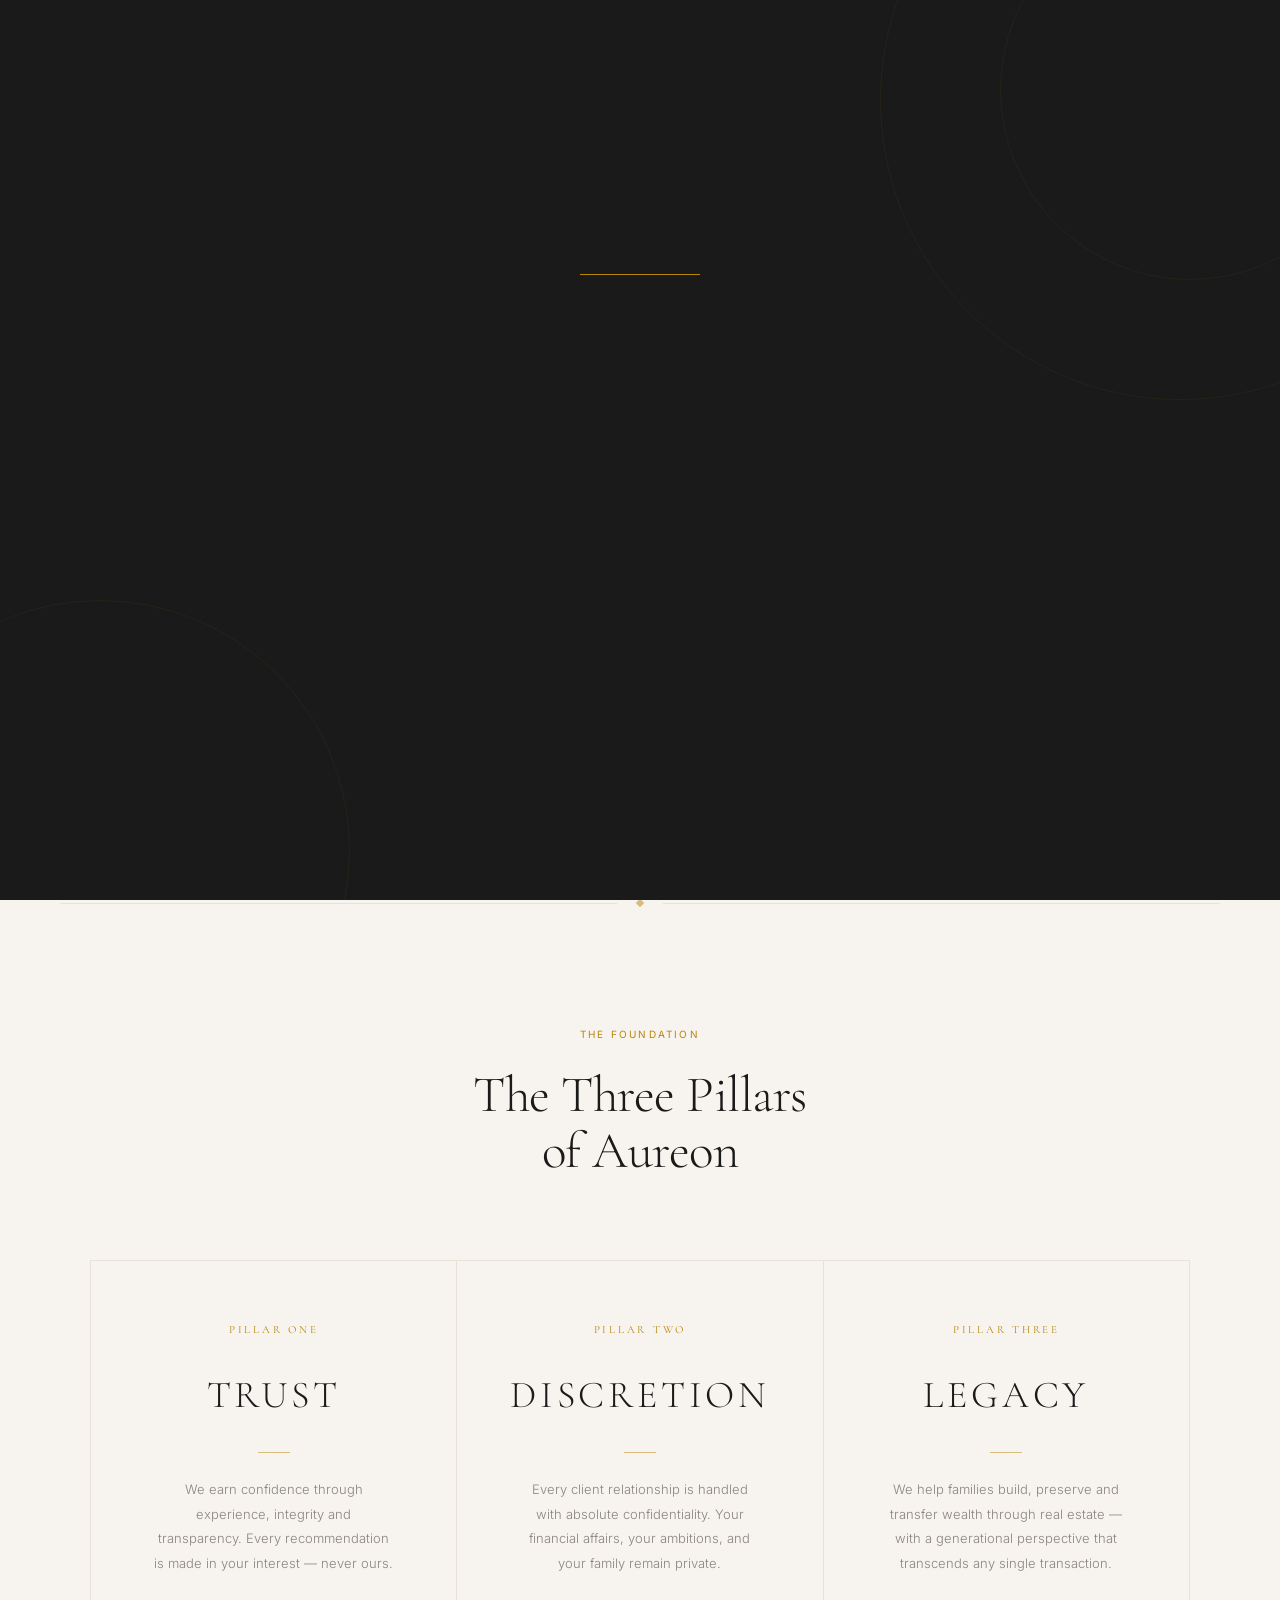
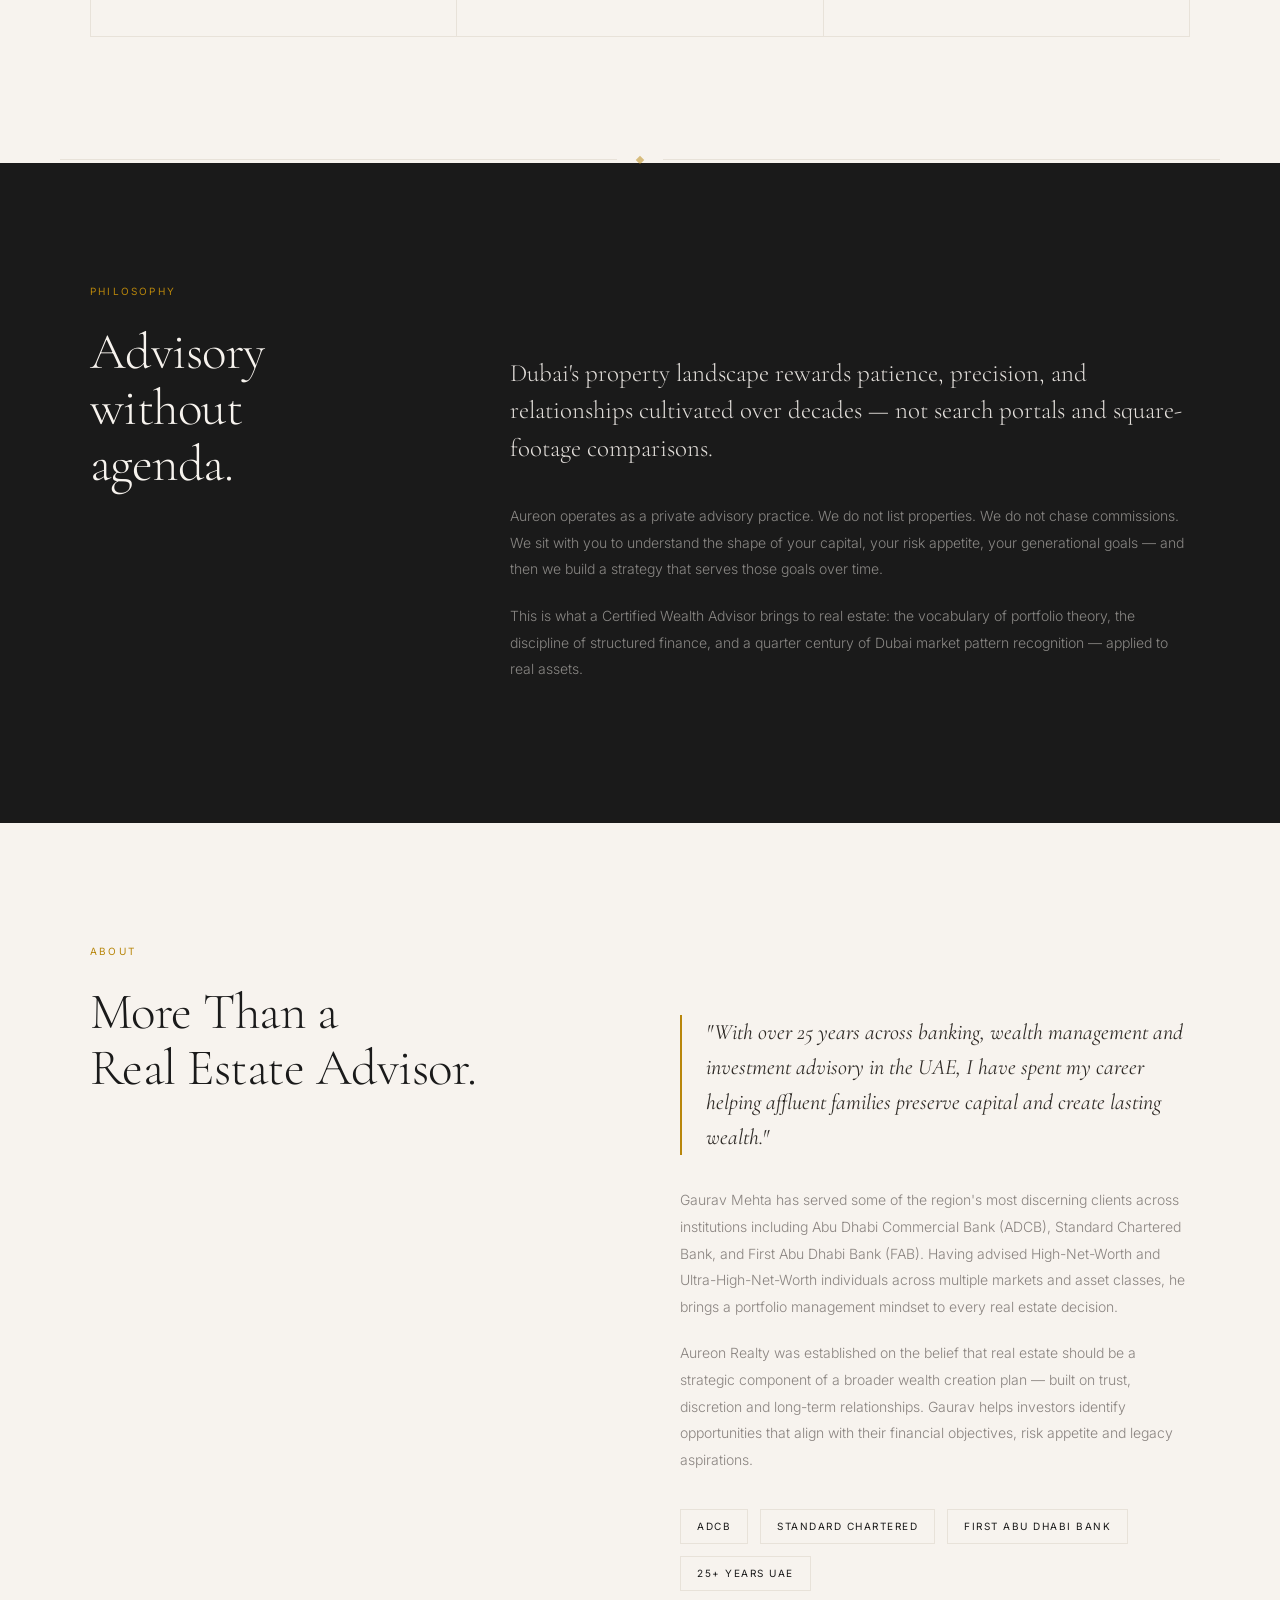
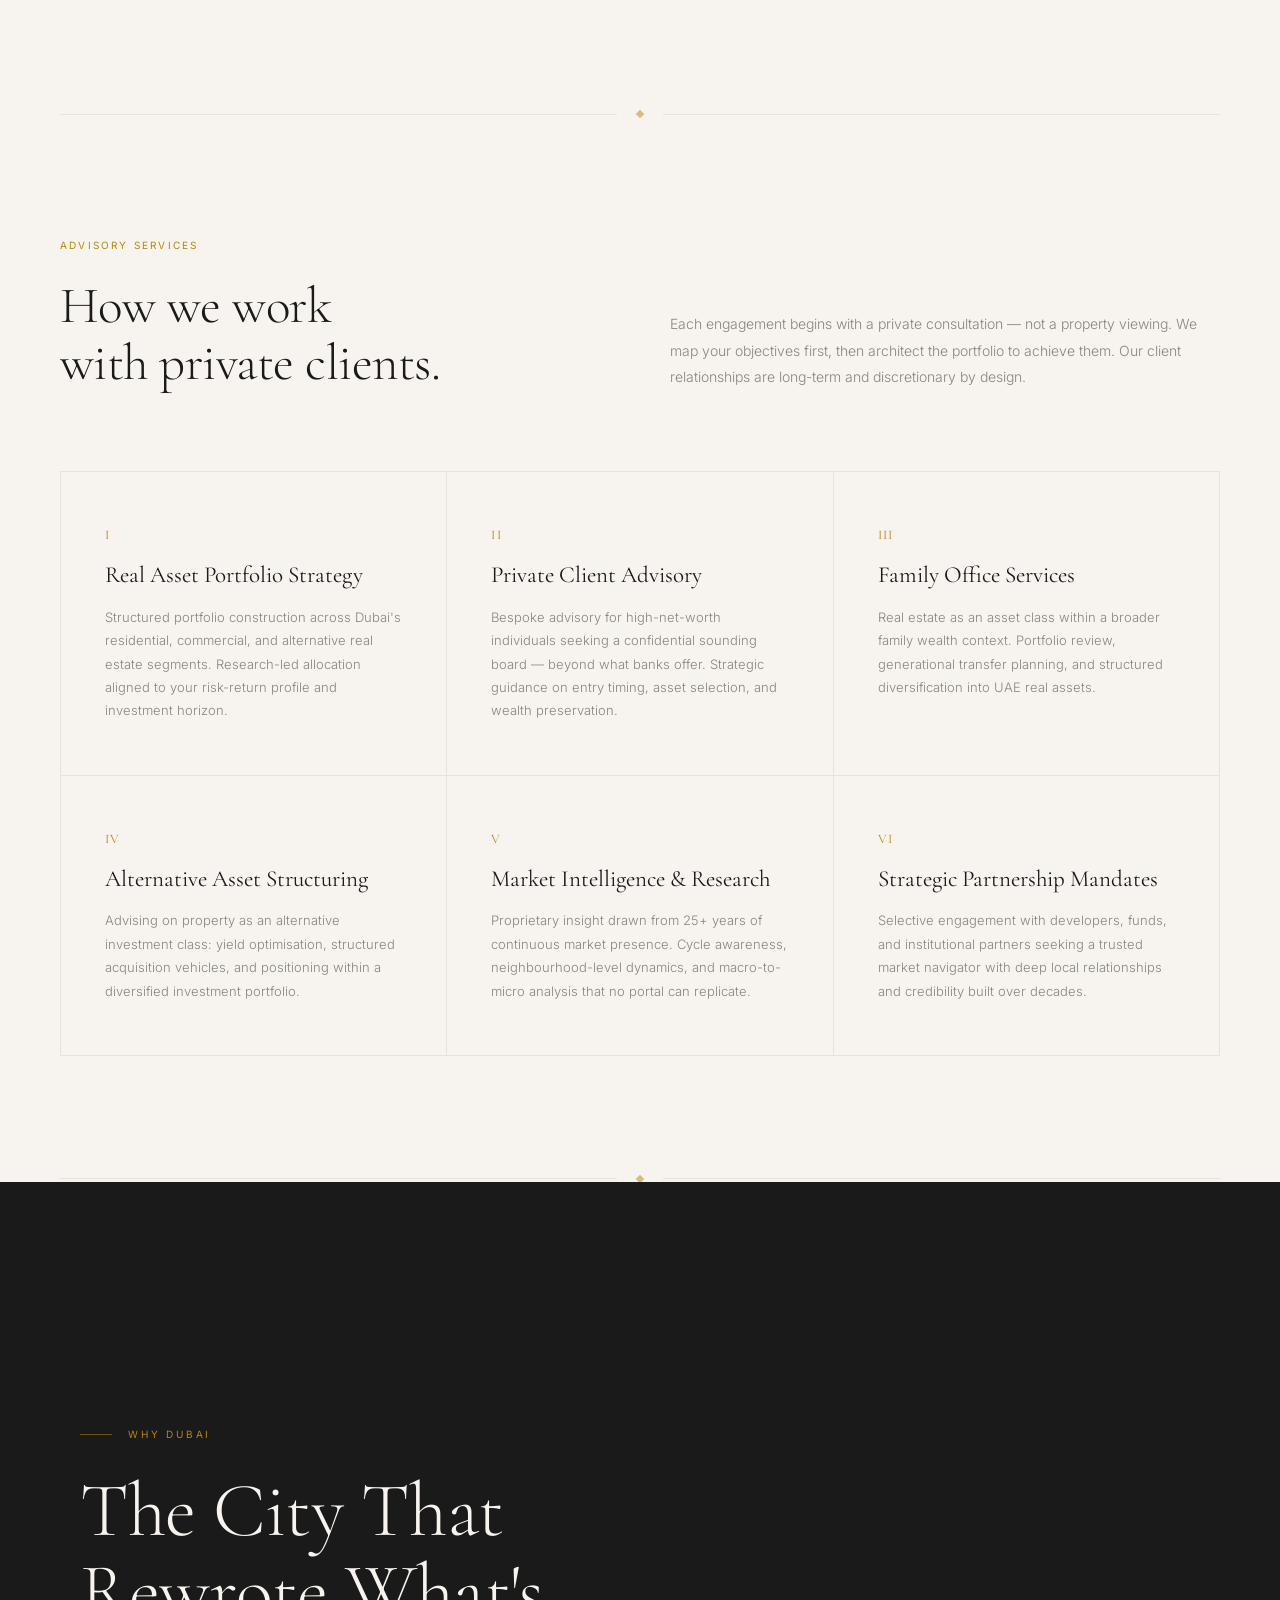
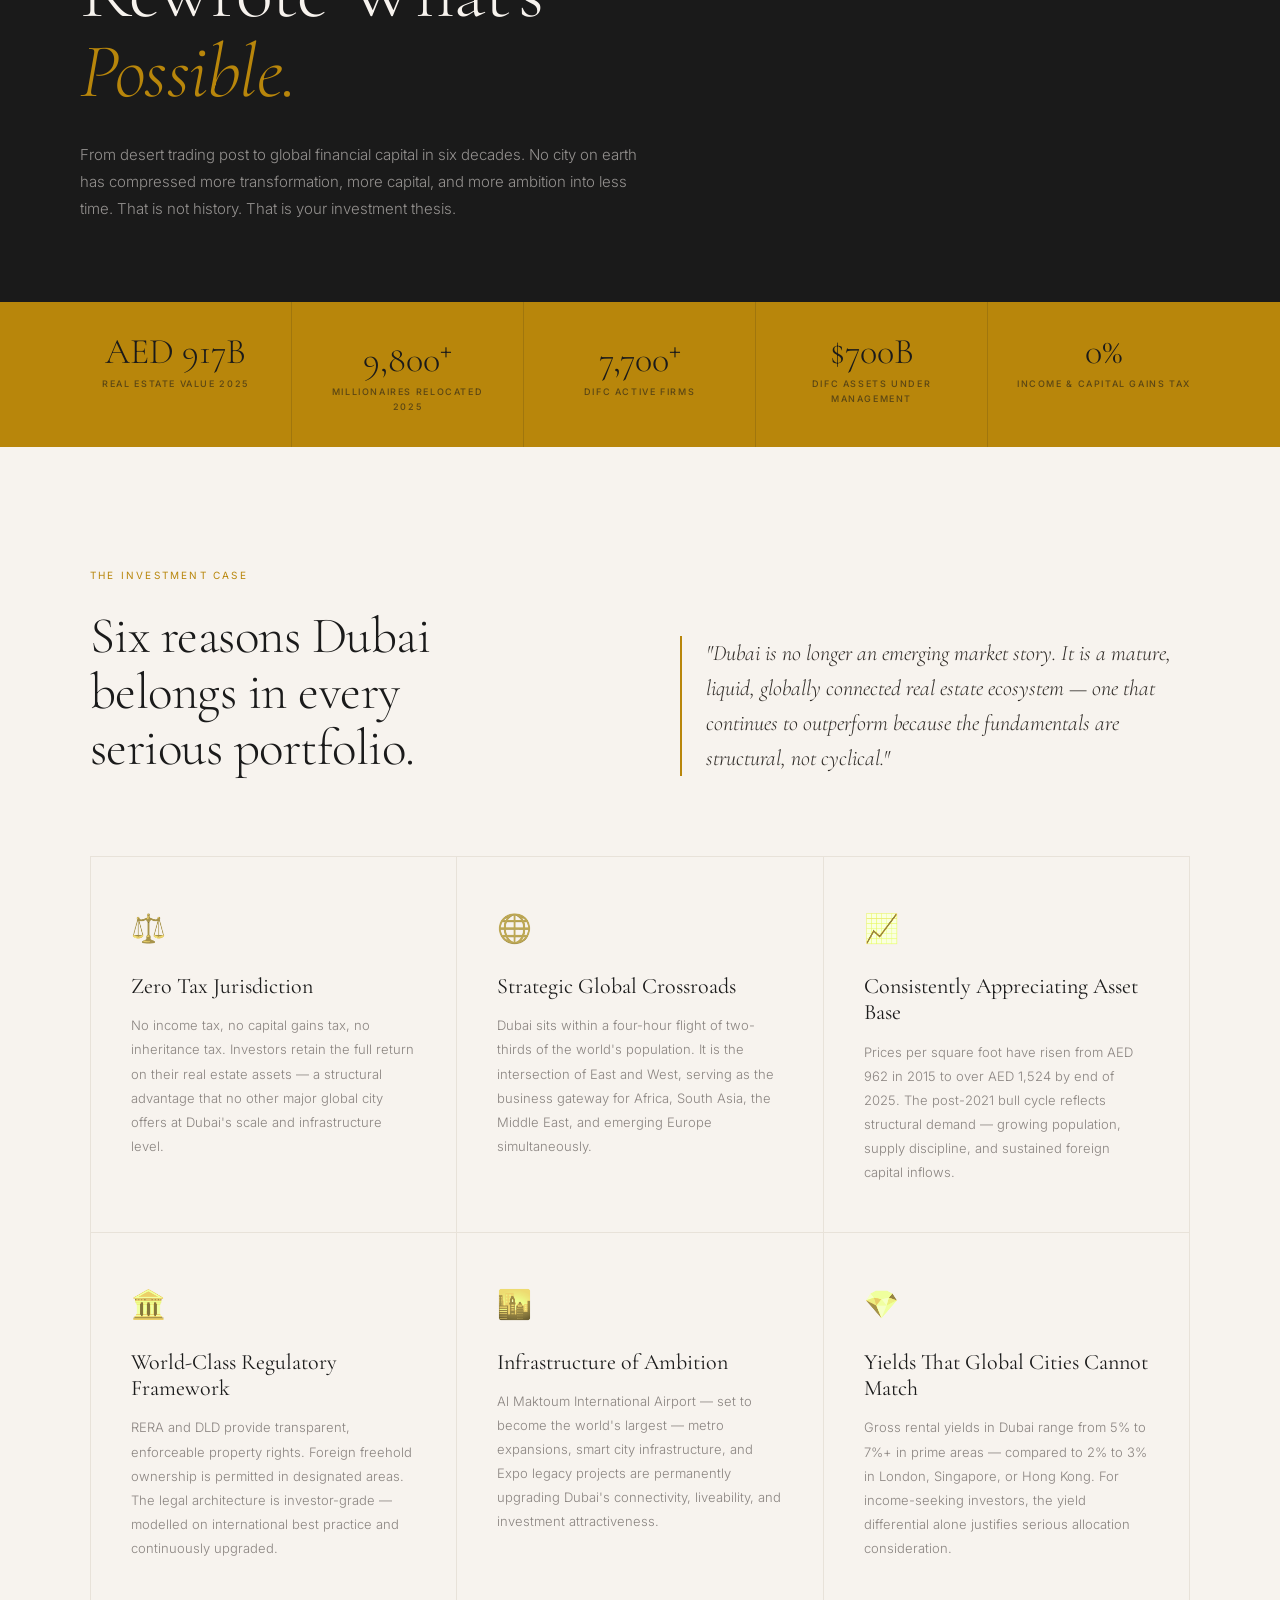
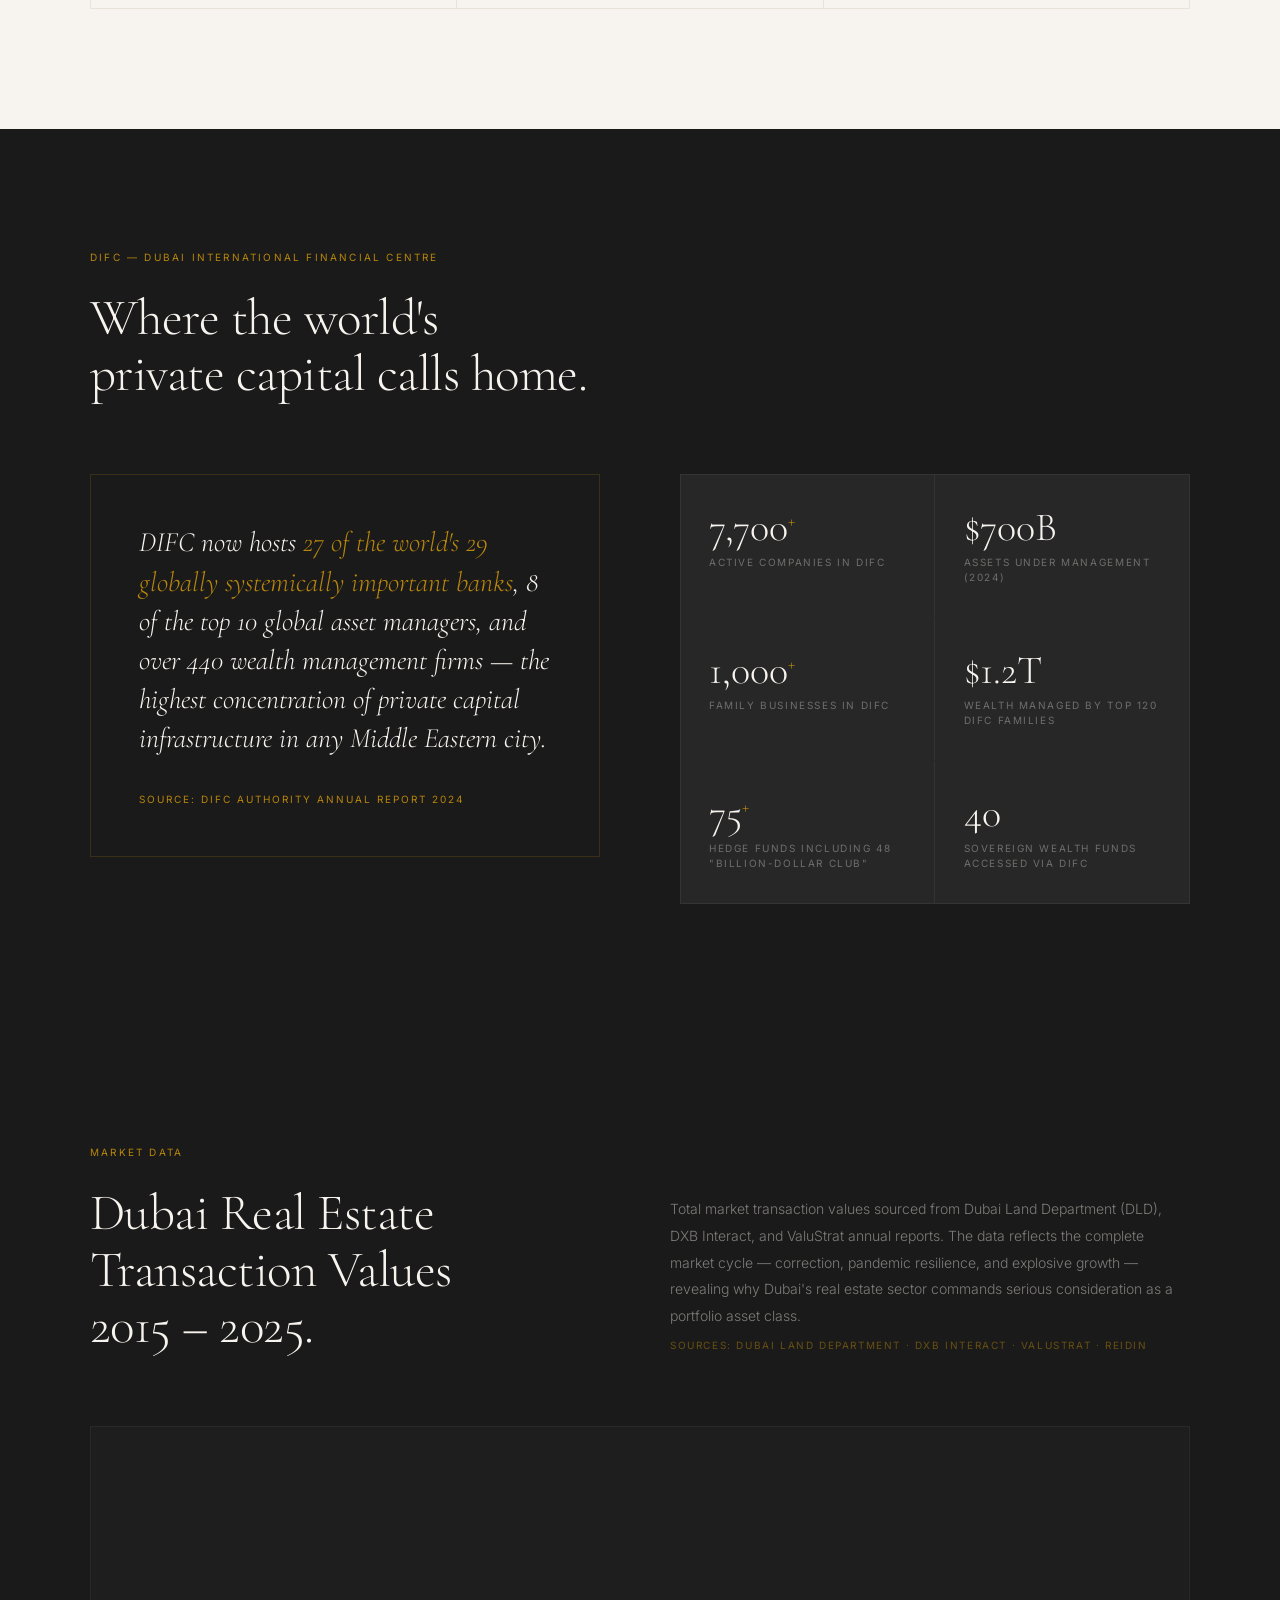
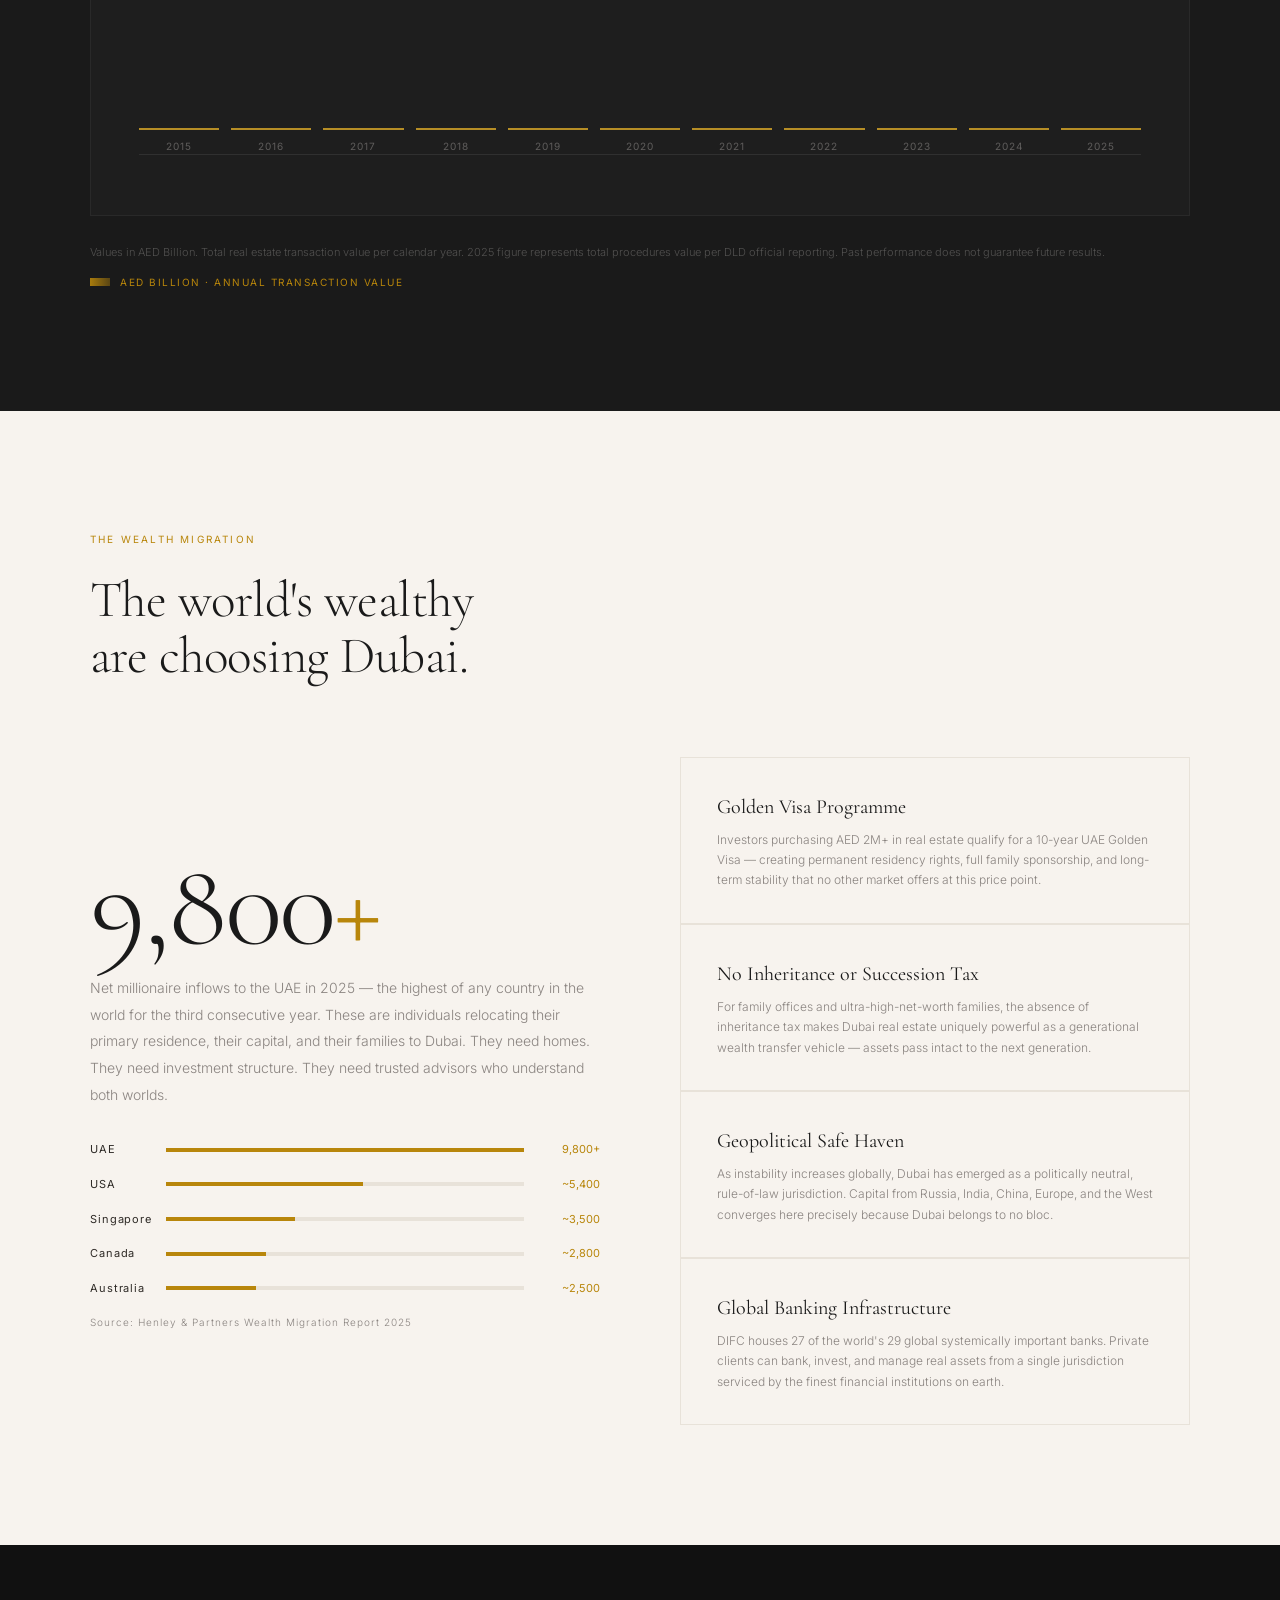
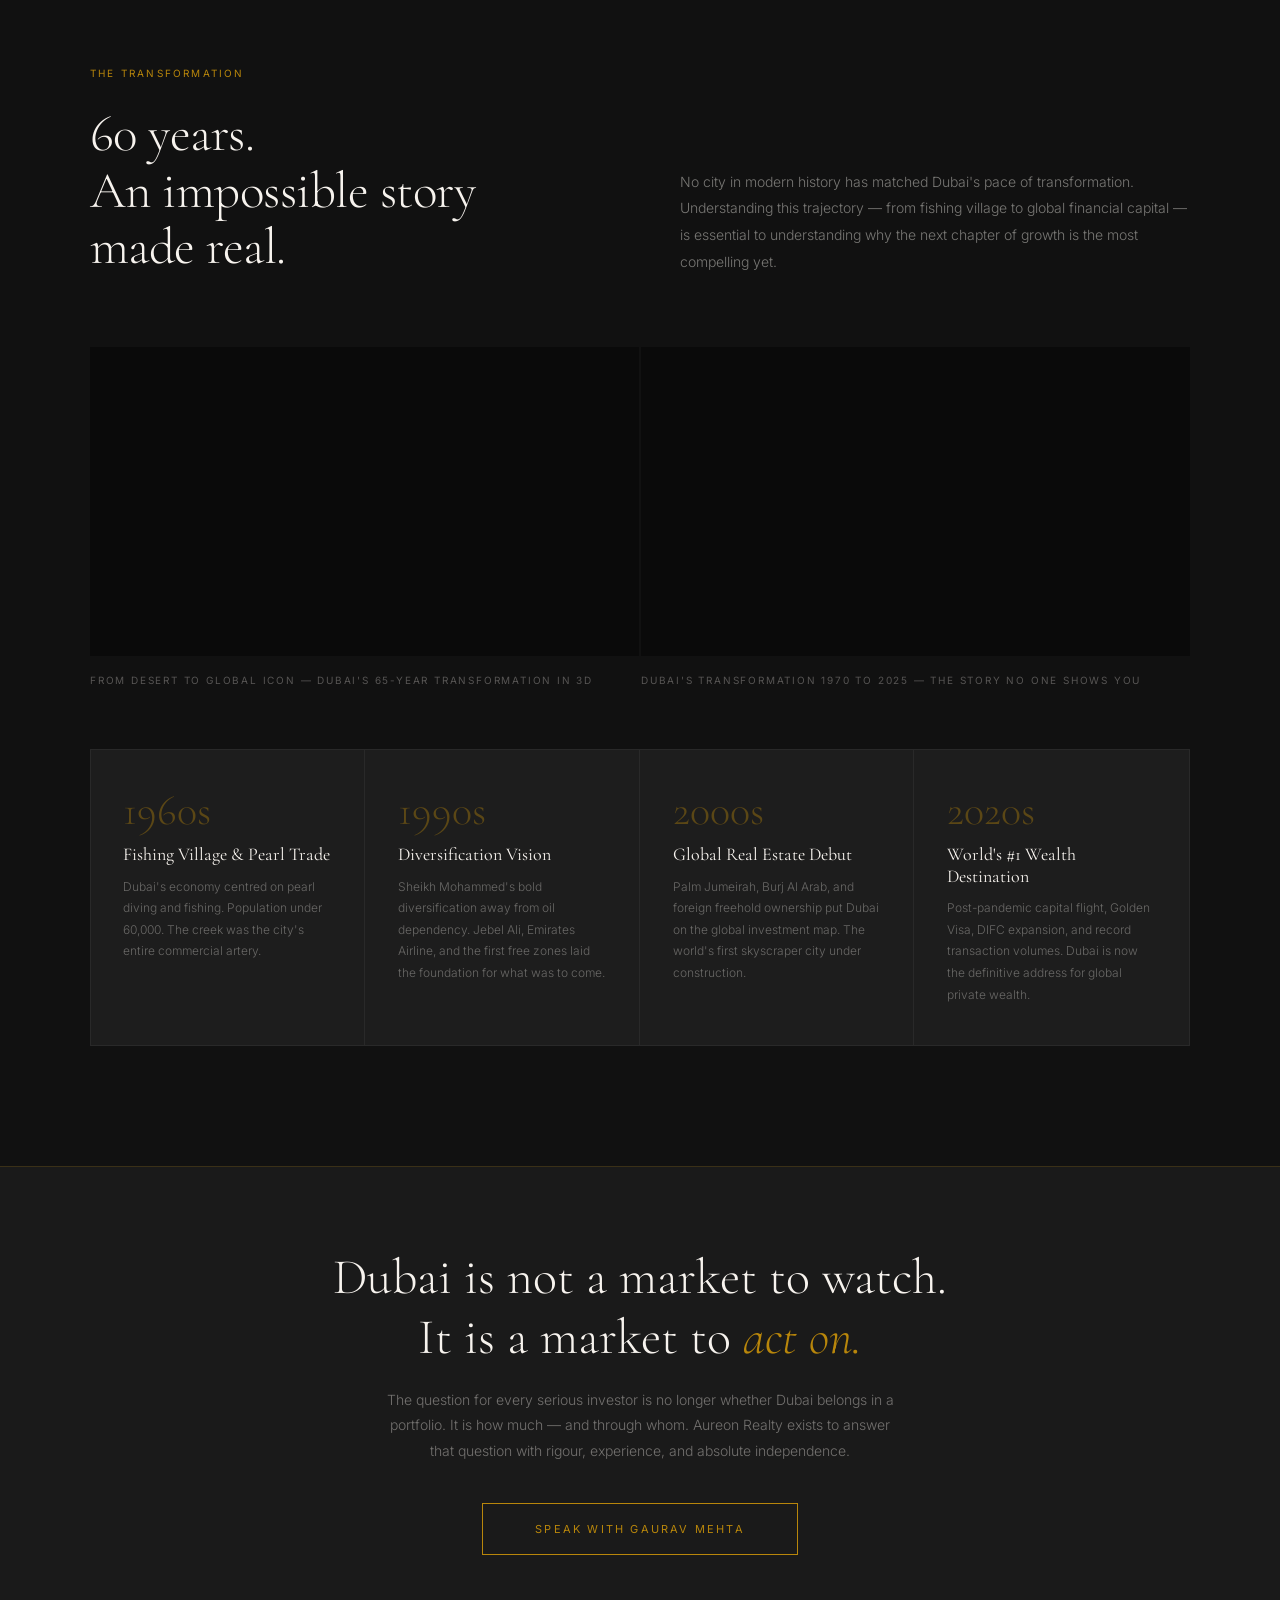
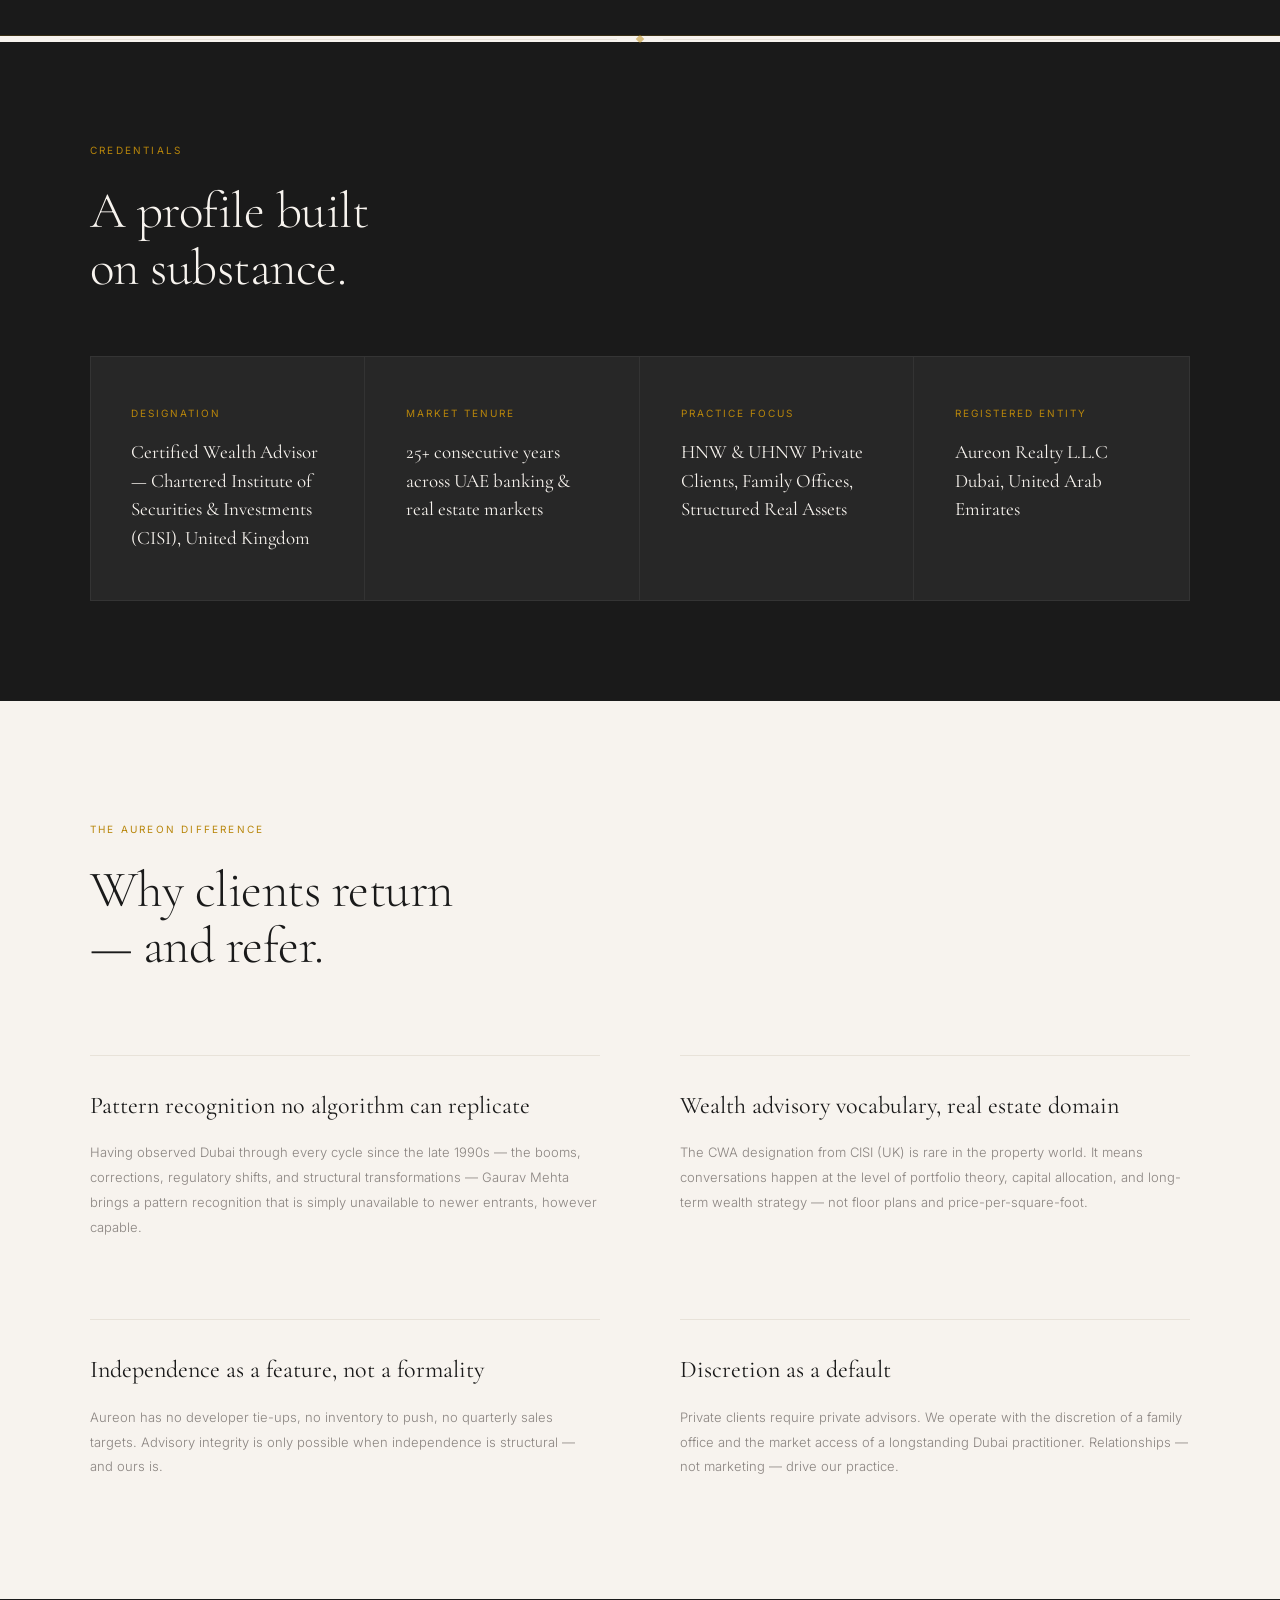
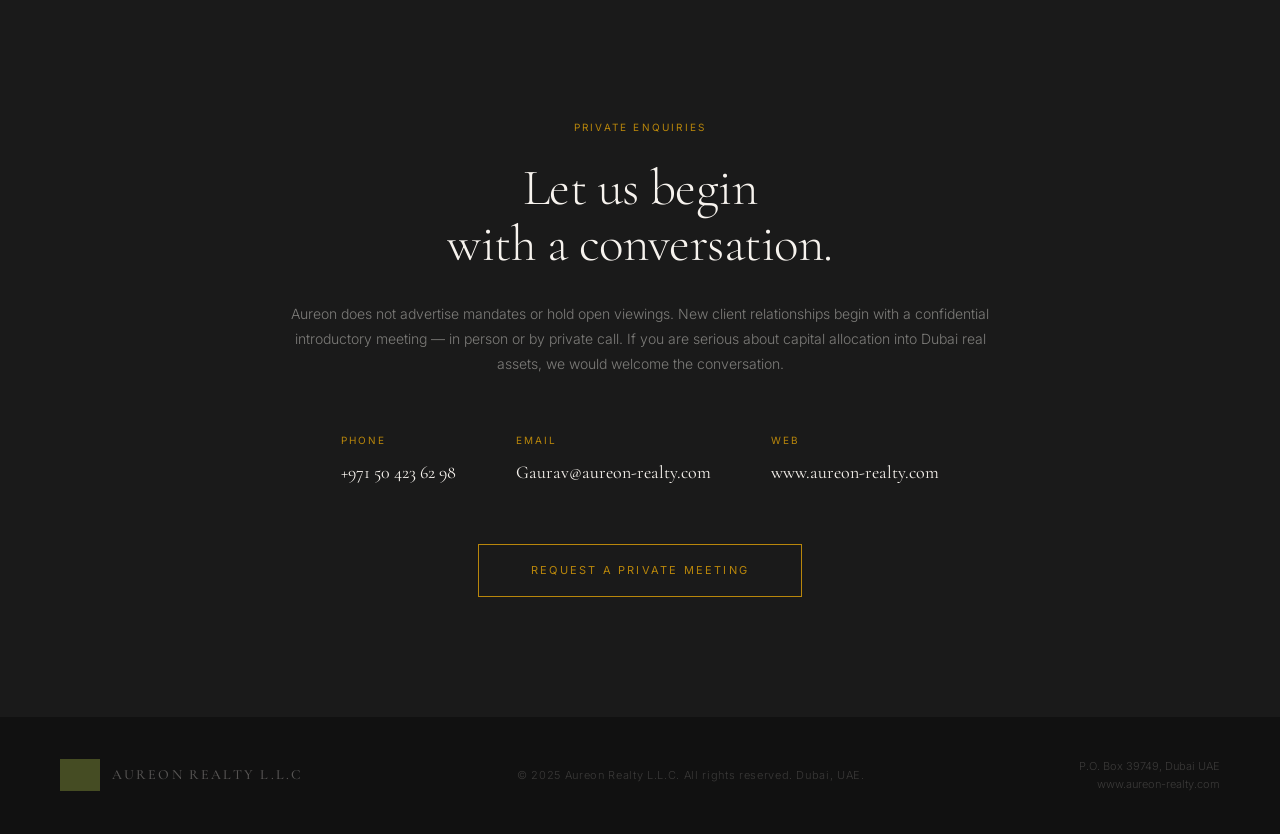
<file: aureon-realty (3) (1).html>
<!DOCTYPE html>
<html lang="en">
<head>
<meta charset="UTF-8">
<meta name="viewport" content="width=device-width, initial-scale=1.0">
<title>Aureon Realty — Gaurav Mehta, Certified Wealth Advisor</title>
<link rel="preconnect" href="https://fonts.googleapis.com">
<link rel="preconnect" href="https://fonts.gstatic.com" crossorigin>
<link href="https://fonts.googleapis.com/css2?family=Cormorant+Garamond:ital,wght@0,300;0,400;0,500;0,600;1,300;1,400&family=Inter:wght@300;400;500&display=swap" rel="stylesheet">
<style>
  *, *::before, *::after { box-sizing: border-box; margin: 0; padding: 0; }

  :root {
    --charcoal: #1A1A1A;
    --off-white: #F7F3EE;
    --gold: #B8860B;
    --bronze: #9A7010;
    --warm-grey: #E8E2D9;
    --mid-grey: #8A8480;
    --text-body: #2E2A26;
  }

  html { scroll-behavior: smooth; }

  body {
    background: var(--off-white);
    color: var(--text-body);
    font-family: "Inter", sans-serif;
    font-weight: 300;
    font-size: 15px;
    line-height: 1.7;
    -webkit-font-smoothing: antialiased;
  }

  /* ════ INTRO ════ */
  #intro-overlay {
    position: fixed; inset: 0;
    background: var(--charcoal); z-index: 9999;
    display: flex; align-items: center; justify-content: center; overflow: hidden;
  }
  .intro-slide { position: absolute; inset: 0; display: flex; flex-direction: column; align-items: center; justify-content: center; padding: 60px; opacity: 0; pointer-events: none; }
  .slide-rule { width: 0; height: 1px; background: var(--gold); margin: 0 auto; transition: width 1.2s ease; }
  .slide-rule.expand { width: 120px; }
  .s1-number { font-family: "Cormorant Garamond", serif; font-size: clamp(100px, 18vw, 200px); font-weight: 300; line-height: 0.85; color: rgba(247,243,238,0.06); position: absolute; top: 50%; left: 50%; transform: translate(-50%, -50%); letter-spacing: -0.04em; user-select: none; pointer-events: none; white-space: nowrap; }
  .s1-eyebrow { font-size: 11px; font-weight: 400; letter-spacing: 0.32em; text-transform: uppercase; color: var(--gold); margin-bottom: 40px; opacity: 0; transform: translateY(12px); transition: opacity 0.8s ease, transform 0.8s ease; }
  .s1-eyebrow.in { opacity: 1; transform: translateY(0); }
  .s1-headline { font-family: "Cormorant Garamond", serif; font-size: clamp(36px, 6vw, 80px); font-weight: 300; line-height: 1.05; color: var(--off-white); text-align: center; letter-spacing: -0.01em; position: relative; z-index: 2; opacity: 0; transform: translateY(20px); transition: opacity 1.1s ease, transform 1.1s ease; }
  .s1-headline.in { opacity: 1; transform: translateY(0); }
  .s1-headline em { color: var(--gold); font-style: italic; }
  .s1-sub { font-size: 13px; font-weight: 300; letter-spacing: 0.14em; color: rgba(247,243,238,0.35); margin-top: 36px; text-align: center; opacity: 0; transform: translateY(10px); transition: opacity 0.9s ease 0.3s, transform 0.9s ease 0.3s; }
  .s1-sub.in { opacity: 1; transform: translateY(0); }
  .s2-headline { font-family: "Cormorant Garamond", serif; font-size: clamp(40px, 7vw, 90px); font-weight: 300; line-height: 1.05; color: var(--off-white); text-align: center; letter-spacing: 0.01em; opacity: 0; transform: translateY(24px); transition: opacity 1.1s ease, transform 1.1s ease; }
  .s2-headline.in { opacity: 1; transform: translateY(0); }
  .s2-headline em { color: var(--gold); font-style: italic; }
  .s2-sub { font-size: 11px; font-weight: 400; letter-spacing: 0.28em; text-transform: uppercase; color: rgba(247,243,238,0.3); margin-top: 40px; text-align: center; opacity: 0; transition: opacity 0.9s ease 0.4s; }
  .s2-sub.in { opacity: 1; }
  .s3-line { font-family: "Cormorant Garamond", serif; font-size: clamp(32px, 5.5vw, 72px); font-weight: 300; line-height: 1.15; color: var(--off-white); text-align: center; letter-spacing: 0.02em; opacity: 0; transform: translateY(20px); transition: opacity 1s ease, transform 1s ease; }
  .s3-line.in { opacity: 1; transform: translateY(0); }
  .s3-line-2 { font-family: "Cormorant Garamond", serif; font-size: clamp(32px, 5.5vw, 72px); font-weight: 300; line-height: 1.15; color: var(--gold); font-style: italic; text-align: center; margin-top: 8px; opacity: 0; transform: translateY(20px); transition: opacity 1s ease 0.4s, transform 1s ease 0.4s; }
  .s3-line-2.in { opacity: 1; transform: translateY(0); }
  .s4-pillars { display: flex; flex-direction: column; align-items: center; gap: 36px; margin-bottom: 56px; }
  .pillar-word { font-family: "Cormorant Garamond", serif; font-size: clamp(44px, 7vw, 88px); font-weight: 300; letter-spacing: 0.22em; color: var(--off-white); opacity: 0; transform: translateY(24px); transition: opacity 0.9s ease, transform 0.9s ease; position: relative; text-align: center; }
  .pillar-word::after { content: ""; position: absolute; bottom: -10px; left: 50%; transform: translateX(-50%); width: 0; height: 1px; background: var(--gold); transition: width 0.8s ease 0.5s; }
  .pillar-word.visible { opacity: 1; transform: translateY(0); }
  .pillar-word.visible::after { width: 100%; }
  .s4-merge { display: flex; flex-direction: column; align-items: center; opacity: 0; transform: scale(0.94); transition: opacity 1s ease, transform 1s ease; }
  .s4-merge.visible { opacity: 1; transform: scale(1); }
  .s4-logo-img { width: 100px; height: auto; margin-bottom: 20px; filter: brightness(0) saturate(100%) invert(55%) sepia(50%) saturate(400%) hue-rotate(30deg) brightness(90%); }
  .s4-brand { font-family: "Cormorant Garamond", serif; font-size: clamp(22px, 4vw, 44px); font-weight: 400; letter-spacing: 0.3em; color: var(--off-white); text-transform: uppercase; margin-bottom: 10px; text-align: center; }
  .s4-tagline { font-size: 11px; letter-spacing: 0.28em; text-transform: uppercase; color: var(--gold); font-weight: 400; text-align: center; }
  .slide-bg-circle { position: absolute; border-radius: 50%; border: 1px solid rgba(184,134,11,0.08); pointer-events: none; }

  /* ════ NAV ════ */
  nav { position: fixed; top: 0; left: 0; right: 0; z-index: 100; display: flex; justify-content: space-between; align-items: center; padding: 22px 60px; background: rgba(247, 243, 238, 0.95); backdrop-filter: blur(16px); border-bottom: 1px solid transparent; transition: border-color 0.3s; }
  nav.scrolled { border-bottom-color: var(--warm-grey); }
  .nav-logo { display: flex; align-items: center; gap: 14px; text-decoration: none; }
  .nav-logo-img { height: 44px; width: auto; }
  .nav-logo-text { display: flex; flex-direction: column; line-height: 1.1; }
  .nav-logo-name { font-family: "Cormorant Garamond", serif; font-size: 17px; font-weight: 500; letter-spacing: 0.12em; color: var(--charcoal); text-transform: uppercase; }
  .nav-logo-sub { font-size: 9px; font-weight: 400; letter-spacing: 0.2em; text-transform: uppercase; color: var(--gold); }
  .nav-links { display: flex; gap: 36px; list-style: none; }
  .nav-links a { font-size: 11px; font-weight: 400; letter-spacing: 0.18em; text-transform: uppercase; color: var(--mid-grey); text-decoration: none; transition: color 0.2s; }
  .nav-links a:hover { color: var(--gold); }
  .nav-cta { font-size: 11px; font-weight: 400; letter-spacing: 0.18em; text-transform: uppercase; color: var(--charcoal); text-decoration: none; border-bottom: 1px solid var(--gold); padding-bottom: 2px; transition: color 0.2s; }
  .nav-cta:hover { color: var(--gold); }

  /* ════ HERO ════ */
  .hero { min-height: 100vh; display: grid; grid-template-columns: 1fr 1fr; padding-top: 88px; }
  .hero-left { background: var(--charcoal); display: flex; flex-direction: column; justify-content: flex-end; padding: 80px 70px 90px; position: relative; overflow: hidden; }
  .hero-left::before { content: ""; position: absolute; top: -80px; right: -80px; width: 360px; height: 360px; border: 1px solid rgba(184,134,11,0.12); border-radius: 50%; }
  .hero-left::after { content: ""; position: absolute; top: -40px; right: -40px; width: 240px; height: 240px; border: 1px solid rgba(184,134,11,0.08); border-radius: 50%; }
  .hero-eyebrow { font-size: 10px; font-weight: 400; letter-spacing: 0.22em; text-transform: uppercase; color: var(--gold); margin-bottom: 36px; }
  .hero-headline { font-family: "Cormorant Garamond", serif; font-size: clamp(36px, 4.2vw, 56px); font-weight: 300; line-height: 1.1; color: #F7F3EE; margin-bottom: 48px; letter-spacing: -0.01em; }
  .hero-headline em { font-style: italic; color: var(--gold); }
  .hero-rule { width: 48px; height: 1px; background: var(--gold); margin-bottom: 28px; opacity: 0.6; }
  .hero-sub { font-size: 13px; font-weight: 300; line-height: 1.8; color: rgba(247,243,238,0.55); max-width: 340px; }
  .hero-right { background: var(--off-white); display: flex; flex-direction: column; justify-content: center; padding: 80px 70px; border-left: 1px solid var(--warm-grey); }
  .stat-grid { display: grid; grid-template-columns: 1fr 1fr; gap: 1px; background: var(--warm-grey); border: 1px solid var(--warm-grey); margin-bottom: 56px; }
  .stat-cell { background: var(--off-white); padding: 32px 28px; }
  .stat-number { font-family: "Cormorant Garamond", serif; font-size: 44px; font-weight: 300; color: var(--charcoal); line-height: 1; margin-bottom: 8px; }
  .stat-number sup { font-size: 20px; vertical-align: super; color: var(--gold); }
  .stat-label { font-size: 10px; font-weight: 400; letter-spacing: 0.18em; text-transform: uppercase; color: var(--mid-grey); }
  .hero-intro { font-family: "Cormorant Garamond", serif; font-size: 21px; font-weight: 400; font-style: italic; line-height: 1.6; color: var(--text-body); border-left: 2px solid var(--gold); padding-left: 24px; margin-bottom: 36px; }
  .hero-name-block { display: flex; align-items: center; gap: 20px; }
  .hero-name { font-size: 13px; font-weight: 500; color: var(--charcoal); letter-spacing: 0.05em; }
  .hero-title-small { font-size: 11px; font-weight: 300; color: var(--mid-grey); letter-spacing: 0.1em; line-height: 1.6; }
  .hero-avatar { width: 52px; height: 52px; border-radius: 50%; background: var(--warm-grey); display: flex; align-items: center; justify-content: center; flex-shrink: 0; border: 1px solid var(--gold); }
  .monogram { font-family: "Cormorant Garamond", serif; font-size: 20px; font-weight: 500; color: var(--gold); }

  /* ════ SHARED ════ */
  section { padding: 120px 60px; }
  .section-eyebrow { font-size: 10px; font-weight: 400; letter-spacing: 0.22em; text-transform: uppercase; color: var(--gold); margin-bottom: 24px; display: flex; align-items: center; gap: 16px; }
  .section-title { font-family: "Cormorant Garamond", serif; font-size: clamp(34px, 4vw, 52px); font-weight: 300; line-height: 1.1; color: var(--charcoal); letter-spacing: -0.01em; }
  .gold-divider { display: flex; align-items: center; gap: 20px; margin: 0 60px; }
  .gold-divider::before, .gold-divider::after { content: ""; flex: 1; height: 1px; background: var(--warm-grey); }
  .gold-divider-diamond { width: 6px; height: 6px; background: var(--gold); transform: rotate(45deg); opacity: 0.5; }

  /* ════ PILLARS ════ */
  .pillars-section { background: var(--off-white); padding: 120px 60px; text-align: center; }
  .pillars-header { max-width: 600px; margin: 0 auto 80px; }
  .pillars-grid { display: grid; grid-template-columns: repeat(3, 1fr); gap: 1px; background: var(--warm-grey); border: 1px solid var(--warm-grey); max-width: 1100px; margin: 0 auto; }
  .pillar-card { background: var(--off-white); padding: 60px 48px; display: flex; flex-direction: column; align-items: center; text-align: center; position: relative; overflow: hidden; }
  .pillar-card::before { content: ""; position: absolute; top: 0; left: 50%; transform: translateX(-50%); width: 1px; height: 0; background: var(--gold); transition: height 0.6s ease; }
  .pillar-card:hover::before { height: 48px; }
  .pillar-number { font-family: "Cormorant Garamond", serif; font-size: 11px; letter-spacing: 0.25em; color: var(--gold); text-transform: uppercase; margin-bottom: 24px; font-weight: 400; }
  .pillar-name { font-family: "Cormorant Garamond", serif; font-size: 38px; font-weight: 300; color: var(--charcoal); letter-spacing: 0.1em; margin-bottom: 24px; text-transform: uppercase; }
  .pillar-divider { width: 32px; height: 1px; background: var(--gold); margin: 0 auto 24px; opacity: 0.5; }
  .pillar-desc { font-size: 13px; font-weight: 300; line-height: 1.9; color: var(--mid-grey); max-width: 240px; }

  /* ════ PHILOSOPHY ════ */
  .philosophy { background: var(--charcoal); color: var(--off-white); padding: 120px 60px; }
  .philosophy-inner { max-width: 1100px; margin: 0 auto; display: grid; grid-template-columns: 1fr 2fr; gap: 80px; align-items: start; }
  .philosophy .section-title { color: var(--off-white); }
  .philosophy-body { padding-top: 72px; }
  .philosophy-lead { font-family: "Cormorant Garamond", serif; font-size: 25px; font-weight: 300; line-height: 1.5; color: rgba(247,243,238,0.9); margin-bottom: 36px; }
  .philosophy-text { font-size: 14px; font-weight: 300; line-height: 1.9; color: rgba(247,243,238,0.5); margin-bottom: 20px; }

  /* ════ ABOUT ════ */
  .about-section { background: var(--off-white); padding: 120px 60px; }
  .about-inner { max-width: 1100px; margin: 0 auto; display: grid; grid-template-columns: 1fr 1fr; gap: 80px; align-items: start; }
  .about-right { padding-top: 72px; }
  .about-bio { font-family: "Cormorant Garamond", serif; font-size: 22px; font-weight: 400; font-style: italic; line-height: 1.6; color: var(--text-body); margin-bottom: 32px; border-left: 2px solid var(--gold); padding-left: 24px; }
  .about-body { font-size: 14px; font-weight: 300; line-height: 1.9; color: var(--mid-grey); margin-bottom: 20px; }
  .bank-logos { display: flex; flex-wrap: wrap; gap: 12px; margin-top: 36px; }
  .bank-tag { font-size: 10px; font-weight: 400; letter-spacing: 0.15em; text-transform: uppercase; color: var(--charcoal); border: 1px solid var(--warm-grey); padding: 8px 16px; }

  /* ════ SERVICES ════ */
  .services { max-width: 1200px; margin: 0 auto; }
  .services-header { display: grid; grid-template-columns: 1fr 1fr; gap: 60px; margin-bottom: 80px; align-items: end; }
  .services-intro { font-size: 14px; line-height: 1.9; color: var(--mid-grey); padding-top: 16px; }
  .service-grid { display: grid; grid-template-columns: repeat(3, 1fr); gap: 1px; background: var(--warm-grey); border: 1px solid var(--warm-grey); }
  .service-card { background: var(--off-white); padding: 52px 44px; transition: background 0.3s; }
  .service-card:hover { background: #F0EAE0; }
  .service-num { font-family: "Cormorant Garamond", serif; font-size: 13px; font-weight: 400; color: var(--gold); margin-bottom: 16px; letter-spacing: 0.1em; }
  .service-title { font-family: "Cormorant Garamond", serif; font-size: 23px; font-weight: 400; color: var(--charcoal); margin-bottom: 16px; line-height: 1.2; }
  .service-desc { font-size: 13px; font-weight: 300; line-height: 1.8; color: var(--mid-grey); }

  /* ════ CREDENTIALS ════ */
  .credentials { background: var(--charcoal); color: var(--off-white); padding: 100px 60px; }
  .credentials-inner { max-width: 1100px; margin: 0 auto; }
  .cred-row { display: grid; grid-template-columns: repeat(4, 1fr); gap: 1px; background: rgba(255,255,255,0.06); border: 1px solid rgba(255,255,255,0.06); margin-top: 60px; }
  .cred-cell { padding: 48px 40px; border-right: 1px solid rgba(255,255,255,0.06); }
  .cred-cell:last-child { border-right: none; }
  .cred-label { font-size: 10px; letter-spacing: 0.2em; text-transform: uppercase; color: var(--gold); margin-bottom: 16px; font-weight: 400; }
  .cred-value { font-family: "Cormorant Garamond", serif; font-size: 19px; font-weight: 400; color: var(--off-white); line-height: 1.5; }

  /* ════ APPROACH ════ */
  .approach { max-width: 1100px; margin: 0 auto; }
  .approach-grid { display: grid; grid-template-columns: 1fr 1fr; gap: 80px; margin-top: 80px; }
  .approach-block { border-top: 1px solid var(--warm-grey); padding-top: 36px; }
  .approach-title { font-family: "Cormorant Garamond", serif; font-size: 24px; font-weight: 400; color: var(--charcoal); margin-bottom: 20px; line-height: 1.2; }
  .approach-text { font-size: 13px; font-weight: 300; line-height: 1.9; color: var(--mid-grey); }

  /* ════ CONTACT ════ */
  .contact-section { background: var(--charcoal); padding: 120px 60px; text-align: center; }
  .contact-inner { max-width: 720px; margin: 0 auto; }
  .contact-section .section-title { color: var(--off-white); margin-bottom: 28px; }
  .contact-sub { font-size: 14px; font-weight: 300; color: rgba(247,243,238,0.45); margin-bottom: 56px; line-height: 1.8; }
  .contact-details { display: flex; justify-content: center; gap: 60px; margin-bottom: 56px; flex-wrap: wrap; }
  .contact-item { text-align: left; }
  .contact-item-label { font-size: 10px; letter-spacing: 0.2em; text-transform: uppercase; color: var(--gold); margin-bottom: 8px; font-weight: 400; }
  .contact-item-value { font-family: "Cormorant Garamond", serif; font-size: 18px; font-weight: 400; color: var(--off-white); }
  .contact-item-value a { color: inherit; text-decoration: none; transition: color 0.2s; }
  .contact-item-value a:hover { color: var(--gold); }
  .btn-primary { display: inline-block; padding: 16px 52px; background: transparent; border: 1px solid var(--gold); color: var(--gold); font-size: 11px; font-weight: 400; letter-spacing: 0.2em; text-transform: uppercase; text-decoration: none; transition: background 0.25s, color 0.25s; cursor: pointer; }
  .btn-primary:hover { background: var(--gold); color: var(--charcoal); }

  /* ════ FOOTER ════ */
  footer { background: #111; padding: 40px 60px; display: flex; justify-content: space-between; align-items: center; gap: 20px; }
  .footer-logo { display: flex; align-items: center; gap: 12px; }
  .footer-logo-img { height: 32px; width: auto; filter: brightness(0) saturate(100%) invert(55%) sepia(50%) saturate(400%) hue-rotate(30deg) brightness(70%); opacity: 0.6; }
  .footer-logo-text { font-family: "Cormorant Garamond", serif; font-size: 14px; font-weight: 500; color: rgba(247,243,238,0.3); letter-spacing: 0.15em; text-transform: uppercase; }
  .footer-copy { font-size: 11px; color: rgba(247,243,238,0.18); letter-spacing: 0.06em; }
  .footer-address { font-size: 11px; color: rgba(247,243,238,0.18); text-align: right; line-height: 1.7; }

  /* ════ ANIMATIONS ════ */
  .fade-up { opacity: 0; transform: translateY(24px); transition: opacity 0.7s ease, transform 0.7s ease; }
  .fade-up.visible { opacity: 1; transform: translateY(0); }

  /* ════════════════════════════════════════════
     DUBAI INVESTMENT HUB — NEW SECTION STYLES
  ════════════════════════════════════════════ */

  /* ── Hero Banner ── */
  .dubai-hero {
    position: relative;
    min-height: 80vh;
    display: flex; align-items: flex-end;
    overflow: hidden;
    background: var(--charcoal);
  }

  .dubai-hero-bg {
    position: absolute; inset: 0;
    background-image: url("https://images.unsplash.com/photo-1512453979798-5ea266f8880c?w=1800&q=80");
    background-size: cover; background-position: center 30%;
    filter: brightness(0.35) saturate(0.9);
    transition: transform 8s ease;
  }

  .dubai-hero:hover .dubai-hero-bg { transform: scale(1.03); }

  .dubai-hero-overlay {
    position: absolute; inset: 0;
    background: linear-gradient(to top, rgba(26,26,26,0.95) 0%, rgba(26,26,26,0.3) 60%, transparent 100%);
  }

  .dubai-hero-content {
    position: relative; z-index: 2;
    padding: 0 80px 80px;
    max-width: 1100px;
  }

  .dubai-hero-eyebrow {
    font-size: 10px; font-weight: 400;
    letter-spacing: 0.28em; text-transform: uppercase;
    color: var(--gold); margin-bottom: 28px;
    display: flex; align-items: center; gap: 16px;
  }
  .dubai-hero-eyebrow::before {
    content: ""; width: 32px; height: 1px; background: var(--gold); opacity: 0.5;
  }

  .dubai-hero-title {
    font-family: "Cormorant Garamond", serif;
    font-size: clamp(44px, 6vw, 80px);
    font-weight: 300; line-height: 1.05;
    color: var(--off-white); margin-bottom: 28px;
    letter-spacing: -0.01em;
  }
  .dubai-hero-title em { color: var(--gold); font-style: italic; }

  .dubai-hero-sub {
    font-size: 15px; font-weight: 300;
    line-height: 1.8; color: rgba(247,243,238,0.55);
    max-width: 560px;
  }

  /* ── Key Indicators strip ── */
  .dubai-indicators {
    background: var(--gold);
    padding: 0 60px;
  }

  .indicators-row {
    display: grid;
    grid-template-columns: repeat(5, 1fr);
    gap: 0;
  }

  .indicator-cell {
    padding: 32px 28px;
    border-right: 1px solid rgba(26,26,26,0.15);
    text-align: center;
  }
  .indicator-cell:last-child { border-right: none; }

  .indicator-num {
    font-family: "Cormorant Garamond", serif;
    font-size: 36px; font-weight: 300;
    color: var(--charcoal); line-height: 1; margin-bottom: 6px;
  }
  .indicator-label {
    font-size: 9px; font-weight: 500;
    letter-spacing: 0.18em; text-transform: uppercase;
    color: rgba(26,26,26,0.6);
  }

  /* ── Why Dubai section ── */
  .why-dubai {
    background: var(--off-white);
    padding: 120px 60px;
  }

  .why-dubai-inner {
    max-width: 1100px; margin: 0 auto;
  }

  .why-dubai-header {
    display: grid; grid-template-columns: 1fr 1fr;
    gap: 80px; margin-bottom: 80px; align-items: end;
  }

  .why-dubai-intro {
    font-family: "Cormorant Garamond", serif;
    font-size: 22px; font-weight: 300; font-style: italic;
    line-height: 1.6; color: var(--text-body);
    border-left: 2px solid var(--gold); padding-left: 24px;
  }

  .why-grid {
    display: grid; grid-template-columns: repeat(3, 1fr);
    gap: 1px; background: var(--warm-grey);
    border: 1px solid var(--warm-grey);
  }

  .why-card {
    background: var(--off-white);
    padding: 48px 40px;
    transition: background 0.3s;
  }
  .why-card:hover { background: #F0EAE0; }

  .why-icon {
    font-size: 28px; margin-bottom: 20px; display: block;
    filter: sepia(100%) saturate(200%) hue-rotate(10deg);
  }

  .why-title {
    font-family: "Cormorant Garamond", serif;
    font-size: 22px; font-weight: 400;
    color: var(--charcoal); margin-bottom: 14px; line-height: 1.2;
  }

  .why-text {
    font-size: 13px; font-weight: 300;
    line-height: 1.85; color: var(--mid-grey);
  }

  /* ── DIFC Section ── */
  .difc-section {
    background: var(--charcoal);
    padding: 120px 60px;
  }

  .difc-inner {
    max-width: 1100px; margin: 0 auto;
  }

  .difc-grid {
    display: grid; grid-template-columns: 1fr 1fr;
    gap: 80px; margin-top: 72px; align-items: start;
  }

  .difc-left {
    border: 1px solid rgba(184,134,11,0.2);
    padding: 48px;
  }

  .difc-quote {
    font-family: "Cormorant Garamond", serif;
    font-size: 28px; font-weight: 300; font-style: italic;
    line-height: 1.4; color: var(--off-white); margin-bottom: 32px;
  }
  .difc-quote em { color: var(--gold); }

  .difc-source {
    font-size: 10px; letter-spacing: 0.2em;
    text-transform: uppercase; color: var(--gold);
    font-weight: 400;
  }

  .difc-stats {
    display: grid; grid-template-columns: 1fr 1fr;
    gap: 1px; background: rgba(255,255,255,0.06);
    border: 1px solid rgba(255,255,255,0.06);
  }

  .difc-stat-cell {
    padding: 32px 28px;
    border-right: 1px solid rgba(255,255,255,0.06);
  }
  .difc-stat-cell:nth-child(even) { border-right: none; }

  .difc-stat-num {
    font-family: "Cormorant Garamond", serif;
    font-size: 40px; font-weight: 300;
    color: var(--off-white); line-height: 1; margin-bottom: 8px;
  }
  .difc-stat-num sup { font-size: 18px; vertical-align: super; color: var(--gold); }

  .difc-stat-label {
    font-size: 10px; letter-spacing: 0.16em;
    text-transform: uppercase; color: rgba(247,243,238,0.35);
    font-weight: 400; line-height: 1.5;
  }

  /* ── Transformation / Video ── */
  .transformation-section {
    background: #111;
    padding: 120px 60px;
  }

  .transformation-inner {
    max-width: 1100px; margin: 0 auto;
  }

  .transformation-header {
    display: grid; grid-template-columns: 1fr 1fr;
    gap: 80px; margin-bottom: 72px; align-items: end;
  }

  .transformation-intro {
    font-size: 14px; font-weight: 300;
    line-height: 1.9; color: rgba(247,243,238,0.45);
    padding-top: 16px;
  }

  .video-grid {
    display: grid; grid-template-columns: 1fr 1fr; gap: 2px;
    margin-bottom: 60px;
  }

  .video-wrapper {
    position: relative; padding-top: 56.25%;
    background: #0A0A0A; overflow: hidden;
  }

  .video-wrapper iframe {
    position: absolute; top: 0; left: 0;
    width: 100%; height: 100%;
    border: none;
  }

  .video-label {
    font-size: 10px; letter-spacing: 0.18em;
    text-transform: uppercase; color: rgba(247,243,238,0.3);
    padding: 16px 0 0;
    font-weight: 400;
  }

  .timeline-strip {
    display: grid; grid-template-columns: repeat(4, 1fr);
    gap: 1px; background: rgba(255,255,255,0.05);
    border: 1px solid rgba(255,255,255,0.05);
    margin-top: 60px;
  }

  .timeline-cell {
    padding: 40px 32px;
    border-right: 1px solid rgba(255,255,255,0.05);
    position: relative;
  }
  .timeline-cell:last-child { border-right: none; }

  .timeline-year {
    font-family: "Cormorant Garamond", serif;
    font-size: 42px; font-weight: 300;
    color: var(--gold); opacity: 0.4;
    line-height: 1; margin-bottom: 12px;
  }

  .timeline-title {
    font-family: "Cormorant Garamond", serif;
    font-size: 18px; font-weight: 400;
    color: var(--off-white); margin-bottom: 10px; line-height: 1.2;
  }

  .timeline-text {
    font-size: 12px; font-weight: 300;
    line-height: 1.8; color: rgba(247,243,238,0.35);
  }

  /* ── Chart Section ── */
  .chart-section {
    background: var(--charcoal);
    padding: 120px 60px;
  }

  .chart-inner {
    max-width: 1100px; margin: 0 auto;
  }

  .chart-header {
    display: grid; grid-template-columns: 1fr 1fr;
    gap: 60px; margin-bottom: 72px; align-items: end;
  }

  .chart-intro {
    font-size: 14px; font-weight: 300;
    line-height: 1.9; color: rgba(247,243,238,0.45);
    padding-top: 16px;
  }

  .chart-source {
    font-size: 10px; letter-spacing: 0.16em;
    text-transform: uppercase; color: rgba(184,134,11,0.5);
    margin-top: 8px; font-weight: 400;
  }

  /* Custom bar chart */
  .bar-chart-wrap {
    position: relative;
    background: rgba(255,255,255,0.02);
    border: 1px solid rgba(255,255,255,0.05);
    padding: 48px 48px 60px;
    overflow: hidden;
  }

  .bar-chart-wrap::before {
    content: "";
    position: absolute;
    left: 48px; right: 48px; bottom: 60px;
    height: 1px; background: rgba(255,255,255,0.08);
  }

  .bars-container {
    display: flex; align-items: flex-end; gap: 12px;
    height: 280px;
  }

  .bar-item {
    flex: 1;
    display: flex; flex-direction: column; align-items: center;
    gap: 0; position: relative;
  }

  .bar-value-label {
    font-family: "Cormorant Garamond", serif;
    font-size: 13px; font-weight: 400;
    color: var(--gold); margin-bottom: 8px;
    opacity: 0;
    transition: opacity 0.3s ease;
    white-space: nowrap;
  }

  .bar-item:hover .bar-value-label { opacity: 1; }

  .bar-fill {
    width: 100%;
    background: linear-gradient(to top, rgba(184,134,11,0.9), rgba(184,134,11,0.4));
    transform-origin: bottom;
    transform: scaleY(0);
    transition: transform 1s ease;
    position: relative;
  }

  .bar-fill.highlighted {
    background: linear-gradient(to top, rgba(184,134,11,1), rgba(220,170,40,0.8));
  }

  .bar-fill::after {
    content: "";
    position: absolute; top: 0; left: 0; right: 0;
    height: 2px;
    background: rgba(220,170,40,0.8);
  }

  .bar-fill.animated { transform: scaleY(1); }

  .bar-year {
    font-size: 10px; font-weight: 400;
    letter-spacing: 0.1em; color: rgba(247,243,238,0.3);
    margin-top: 10px; text-align: center;
  }

  .chart-y-labels {
    position: absolute; left: 0; top: 48px; bottom: 60px;
    display: flex; flex-direction: column; justify-content: space-between;
    padding-left: 8px;
  }

  .y-label {
    font-size: 9px; color: rgba(247,243,238,0.2);
    letter-spacing: 0.08em;
  }

  .chart-footnote {
    display: flex; justify-content: space-between;
    align-items: center; margin-top: 28px;
    flex-wrap: wrap; gap: 12px;
  }

  .chart-footnote-text {
    font-size: 11px; font-weight: 300;
    color: rgba(247,243,238,0.25);
    line-height: 1.6;
  }

  .chart-badge {
    display: flex; align-items: center; gap: 10px;
    font-size: 10px; letter-spacing: 0.15em;
    text-transform: uppercase; color: var(--gold);
    font-weight: 400;
  }

  .chart-badge::before {
    content: ""; width: 20px; height: 8px;
    background: linear-gradient(to right, rgba(184,134,11,0.9), rgba(184,134,11,0.4));
  }

  /* ── Millionaire Migration ── */
  .millionaire-section {
    background: var(--off-white);
    padding: 120px 60px;
  }

  .millionaire-inner {
    max-width: 1100px; margin: 0 auto;
  }

  .millionaire-grid {
    display: grid; grid-template-columns: 1fr 1fr;
    gap: 80px; margin-top: 72px; align-items: center;
  }

  .millionaire-left { }

  .millionaire-big-stat {
    font-family: "Cormorant Garamond", serif;
    font-size: clamp(70px, 10vw, 120px);
    font-weight: 300; line-height: 0.9;
    color: var(--charcoal); margin-bottom: 16px;
    letter-spacing: -0.02em;
  }
  .millionaire-big-stat span { color: var(--gold); }

  .millionaire-context {
    font-size: 14px; font-weight: 300;
    line-height: 1.9; color: var(--mid-grey);
    margin-bottom: 32px;
  }

  .migration-bars {
    display: flex; flex-direction: column; gap: 16px;
  }

  .migration-row {
    display: flex; align-items: center; gap: 16px;
  }

  .migration-country {
    font-size: 11px; font-weight: 400;
    letter-spacing: 0.08em; color: var(--text-body);
    width: 60px; flex-shrink: 0;
  }

  .migration-bar-track {
    flex: 1; height: 4px; background: var(--warm-grey);
    position: relative; overflow: hidden;
  }

  .migration-bar-fill {
    position: absolute; left: 0; top: 0; bottom: 0;
    background: var(--gold);
    transform: scaleX(0);
    transform-origin: left;
    transition: transform 1.2s ease;
  }

  .migration-bar-fill.animated { transform: scaleX(1); }

  .migration-value {
    font-size: 11px; font-weight: 400;
    color: var(--gold); width: 60px;
    text-align: right; flex-shrink: 0;
  }

  .millionaire-right {
    display: flex; flex-direction: column; gap: 1px;
    background: var(--warm-grey);
    border: 1px solid var(--warm-grey);
  }

  .milieu-card {
    background: var(--off-white);
    padding: 32px 36px;
    border-bottom: 1px solid var(--warm-grey);
    transition: background 0.2s;
  }
  .milieu-card:last-child { border-bottom: none; }
  .milieu-card:hover { background: #F0EAE0; }

  .milieu-title {
    font-family: "Cormorant Garamond", serif;
    font-size: 20px; font-weight: 400;
    color: var(--charcoal); margin-bottom: 6px;
  }

  .milieu-text {
    font-size: 12px; font-weight: 300;
    line-height: 1.7; color: var(--mid-grey);
  }

  /* ── Closing CTA for Dubai section ── */
  .dubai-cta {
    background: var(--charcoal);
    padding: 80px 60px;
    text-align: center;
    border-top: 1px solid rgba(184,134,11,0.2);
    border-bottom: 1px solid rgba(184,134,11,0.2);
  }

  .dubai-cta-title {
    font-family: "Cormorant Garamond", serif;
    font-size: clamp(28px, 4vw, 50px);
    font-weight: 300; line-height: 1.2;
    color: var(--off-white); margin-bottom: 20px;
    max-width: 700px; margin-left: auto; margin-right: auto;
  }
  .dubai-cta-title em { color: var(--gold); font-style: italic; }

  .dubai-cta-sub {
    font-size: 14px; font-weight: 300;
    color: rgba(247,243,238,0.4); max-width: 520px;
    margin: 0 auto 40px; line-height: 1.8;
  }

  /* ════ RESPONSIVE ════ */
  @media (max-width: 960px) {
    nav { padding: 18px 28px; }
    .nav-links { display: none; }
    .hero { grid-template-columns: 1fr; }
    .hero-left { min-height: 60vh; padding: 60px 32px 72px; }
    .hero-right { padding: 60px 32px; }
    .pillars-grid, .service-grid { grid-template-columns: 1fr; }
    .philosophy-inner, .about-inner { grid-template-columns: 1fr; gap: 40px; }
    .philosophy-body, .about-right { padding-top: 0; }
    .services-header { grid-template-columns: 1fr; }
    .cred-row { grid-template-columns: 1fr 1fr; }
    .approach-grid { grid-template-columns: 1fr; gap: 40px; }
    section { padding: 80px 28px; }
    .contact-section, .credentials, .pillars-section, .philosophy, .about-section { padding: 80px 28px; }
    footer { flex-direction: column; text-align: center; padding: 36px 28px; }
    .footer-address { text-align: center; }
    .gold-divider { margin: 0 28px; }
    /* Dubai section responsive */
    .dubai-hero-content { padding: 0 32px 60px; }
    .indicators-row { grid-template-columns: repeat(3, 1fr); }
    .why-dubai-header, .difc-grid, .transformation-header, .chart-header, .millionaire-grid { grid-template-columns: 1fr; gap: 40px; }
    .why-grid { grid-template-columns: 1fr; }
    .video-grid { grid-template-columns: 1fr; }
    .timeline-strip { grid-template-columns: 1fr 1fr; }
    .difc-stats { grid-template-columns: 1fr 1fr; }
    .why-dubai, .difc-section, .transformation-section, .chart-section, .millionaire-section, .dubai-cta { padding: 80px 28px; }
    .bar-chart-wrap { padding: 32px 24px 48px; }
    .dubai-indicators { padding: 0 28px; }
  }
</style>
</head>
<body>

<!-- ════ INTRO OVERLAY ════ -->
<div id="intro-overlay">
  <div class="slide-bg-circle" style="width:600px;height:600px;top:-200px;right:-200px;"></div>
  <div class="slide-bg-circle" style="width:380px;height:380px;top:-100px;right:-100px;"></div>
  <div class="slide-bg-circle" style="width:500px;height:500px;bottom:-200px;left:-150px;"></div>

  <div class="intro-slide" id="slide-1">
    <div class="s1-number">25</div>
    <div class="s1-eyebrow" id="s1-eyebrow">Dubai · UAE · Since 1999</div>
    <div class="slide-rule" id="s1-rule-top" style="margin-bottom:40px;"></div>
    <h2 class="s1-headline" id="s1-headline">A Quarter Century<br>of <em>Market Insight.</em></h2>
    <p class="s1-sub" id="s1-sub">25 years reading Dubai. Understanding its cycles. Knowing its depth.</p>
    <div class="slide-rule" id="s1-rule-bottom" style="margin-top:40px;"></div>
  </div>

  <div class="intro-slide" id="slide-2">
    <div class="slide-rule" id="s2-rule-top" style="margin-bottom:52px;"></div>
    <h2 class="s2-headline" id="s2-headline">Where Wealth<br>Finds Its <em>Address.</em></h2>
    <p class="s2-sub" id="s2-sub">Private Advisory · Dubai Real Assets · Family Offices</p>
    <div class="slide-rule" id="s2-rule-bottom" style="margin-top:52px;"></div>
  </div>

  <div class="intro-slide" id="slide-3">
    <div class="slide-rule" id="s3-rule-top" style="margin-bottom:52px;"></div>
    <div class="s3-line" id="s3-line-1">Built on Trust.</div>
    <div class="s3-line-2" id="s3-line-2">Guided by Experience.</div>
    <div class="slide-rule" id="s3-rule-bottom" style="margin-top:52px;"></div>
  </div>

  <div class="intro-slide" id="slide-4">
    <div class="s4-pillars" id="s4-pillars">
      <div class="pillar-word" id="pw-trust">TRUST</div>
      <div class="pillar-word" id="pw-disc">DISCRETION</div>
      <div class="pillar-word" id="pw-leg">LEGACY</div>
    </div>
    <div class="s4-merge" id="s4-merge">
      <img src="[data-uri]" alt="Aureon Realty Logo" class="s4-logo-img">
      <div class="s4-brand">Aureon Realty</div>
      <div class="s4-tagline">Where Wealth Meets Wisdom</div>
    </div>
  </div>
</div>

<!-- ════ NAV ════ -->
<nav id="main-nav">
  <a href="#" class="nav-logo">
    <img src="[data-uri]" alt="Aureon Realty" class="nav-logo-img">
    <div class="nav-logo-text">
      <span class="nav-logo-name">Aureon Realty</span>
      <span class="nav-logo-sub">Private Advisory · Dubai</span>
    </div>
  </a>
  <ul class="nav-links">
    <li><a href="#pillars">Our Pillars</a></li>
    <li><a href="#about">About</a></li>
    <li><a href="#services">Advisory</a></li>
    <li><a href="#dubai-hub">Dubai</a></li>
    <li><a href="#credentials">Profile</a></li>
  </ul>
  <a href="#contact" class="nav-cta">Request a Meeting</a>
</nav>

<!-- ════ HERO ════ -->
<section class="hero" style="padding:0; padding-top:88px;">
  <div class="hero-left">
    <div class="hero-eyebrow">Dubai Real Estate &nbsp;·&nbsp; Est. 1999</div>
    <h1 class="hero-headline">A Portfolio<br>Manager's Approach<br>to <em>Real Estate<br>Investing.</em></h1>
    <div class="hero-rule"></div>
    <p class="hero-sub">Where private capital meets deep market intelligence. Structuring real asset portfolios for high-net-worth individuals, family offices, and institutional investors across Dubai's most significant property landscape.</p>
  </div>
  <div class="hero-right">
    <div class="stat-grid">
      <div class="stat-cell"><div class="stat-number">25<sup>+</sup></div><div class="stat-label">Years in UAE Markets</div></div>
      <div class="stat-cell"><div class="stat-number">CWA</div><div class="stat-label">CISI Certified, UK</div></div>
      <div class="stat-cell"><div class="stat-number">HNW</div><div class="stat-label">Private Client Focus</div></div>
      <div class="stat-cell"><div class="stat-number">UAE</div><div class="stat-label">Market Intelligence</div></div>
    </div>
    <blockquote class="hero-intro">"Real estate should not be viewed as a transaction, but as a strategic component of a broader wealth creation plan."</blockquote>
    <div class="hero-name-block">
      <div class="hero-avatar"><span class="monogram">GM</span></div>
      <div>
        <div class="hero-name">Gaurav Mehta, CWA</div>
        <div class="hero-title-small">Founder &amp; Principal Advisor<br>Aureon Realty L.L.C, Dubai</div>
      </div>
    </div>
  </div>
</section>

<div class="gold-divider"><div class="gold-divider-diamond"></div></div>

<!-- THREE PILLARS -->
<div id="pillars" class="pillars-section">
  <div class="pillars-header">
    <div class="section-eyebrow" style="justify-content:center;">The Foundation</div>
    <h2 class="section-title">The Three Pillars<br>of Aureon</h2>
  </div>
  <div class="pillars-grid">
    <div class="pillar-card fade-up"><div class="pillar-number">Pillar One</div><div class="pillar-name">Trust</div><div class="pillar-divider"></div><p class="pillar-desc">We earn confidence through experience, integrity and transparency. Every recommendation is made in your interest — never ours.</p></div>
    <div class="pillar-card fade-up"><div class="pillar-number">Pillar Two</div><div class="pillar-name">Discretion</div><div class="pillar-divider"></div><p class="pillar-desc">Every client relationship is handled with absolute confidentiality. Your financial affairs, your ambitions, and your family remain private.</p></div>
    <div class="pillar-card fade-up"><div class="pillar-number">Pillar Three</div><div class="pillar-name">Legacy</div><div class="pillar-divider"></div><p class="pillar-desc">We help families build, preserve and transfer wealth through real estate — with a generational perspective that transcends any single transaction.</p></div>
  </div>
</div>

<div class="gold-divider"><div class="gold-divider-diamond"></div></div>

<!-- PHILOSOPHY -->
<div class="philosophy">
  <div class="philosophy-inner">
    <div>
      <div class="section-eyebrow" style="color:var(--gold);">Philosophy</div>
      <h2 class="section-title">Advisory<br>without<br>agenda.</h2>
    </div>
    <div class="philosophy-body">
      <p class="philosophy-lead">Dubai's property landscape rewards patience, precision, and relationships cultivated over decades — not search portals and square-footage comparisons.</p>
      <p class="philosophy-text">Aureon operates as a private advisory practice. We do not list properties. We do not chase commissions. We sit with you to understand the shape of your capital, your risk appetite, your generational goals — and then we build a strategy that serves those goals over time.</p>
      <p class="philosophy-text">This is what a Certified Wealth Advisor brings to real estate: the vocabulary of portfolio theory, the discipline of structured finance, and a quarter century of Dubai market pattern recognition — applied to real assets.</p>
    </div>
  </div>
</div>

<!-- ABOUT -->
<div id="about" class="about-section">
  <div class="about-inner">
    <div class="about-left">
      <div class="section-eyebrow">About</div>
      <h2 class="section-title">More Than a<br>Real Estate Advisor.</h2>
    </div>
    <div class="about-right">
      <blockquote class="about-bio">"With over 25 years across banking, wealth management and investment advisory in the UAE, I have spent my career helping affluent families preserve capital and create lasting wealth."</blockquote>
      <p class="about-body">Gaurav Mehta has served some of the region's most discerning clients across institutions including Abu Dhabi Commercial Bank (ADCB), Standard Chartered Bank, and First Abu Dhabi Bank (FAB). Having advised High-Net-Worth and Ultra-High-Net-Worth individuals across multiple markets and asset classes, he brings a portfolio management mindset to every real estate decision.</p>
      <p class="about-body">Aureon Realty was established on the belief that real estate should be a strategic component of a broader wealth creation plan — built on trust, discretion and long-term relationships. Gaurav helps investors identify opportunities that align with their financial objectives, risk appetite and legacy aspirations.</p>
      <div class="bank-logos">
        <span class="bank-tag">ADCB</span>
        <span class="bank-tag">Standard Chartered</span>
        <span class="bank-tag">First Abu Dhabi Bank</span>
        <span class="bank-tag">25+ Years UAE</span>
      </div>
    </div>
  </div>
</div>

<div class="gold-divider"><div class="gold-divider-diamond"></div></div>

<!-- SERVICES -->
<section id="services" style="background:var(--off-white);">
  <div class="services">
    <div class="services-header">
      <div><div class="section-eyebrow">Advisory Services</div><h2 class="section-title">How we work<br>with private clients.</h2></div>
      <p class="services-intro">Each engagement begins with a private consultation — not a property viewing. We map your objectives first, then architect the portfolio to achieve them. Our client relationships are long-term and discretionary by design.</p>
    </div>
    <div class="service-grid">
      <div class="service-card fade-up"><div class="service-num">I</div><div class="service-title">Real Asset Portfolio Strategy</div><p class="service-desc">Structured portfolio construction across Dubai's residential, commercial, and alternative real estate segments. Research-led allocation aligned to your risk-return profile and investment horizon.</p></div>
      <div class="service-card fade-up"><div class="service-num">II</div><div class="service-title">Private Client Advisory</div><p class="service-desc">Bespoke advisory for high-net-worth individuals seeking a confidential sounding board — beyond what banks offer. Strategic guidance on entry timing, asset selection, and wealth preservation.</p></div>
      <div class="service-card fade-up"><div class="service-num">III</div><div class="service-title">Family Office Services</div><p class="service-desc">Real estate as an asset class within a broader family wealth context. Portfolio review, generational transfer planning, and structured diversification into UAE real assets.</p></div>
      <div class="service-card fade-up"><div class="service-num">IV</div><div class="service-title">Alternative Asset Structuring</div><p class="service-desc">Advising on property as an alternative investment class: yield optimisation, structured acquisition vehicles, and positioning within a diversified investment portfolio.</p></div>
      <div class="service-card fade-up"><div class="service-num">V</div><div class="service-title">Market Intelligence &amp; Research</div><p class="service-desc">Proprietary insight drawn from 25+ years of continuous market presence. Cycle awareness, neighbourhood-level dynamics, and macro-to-micro analysis that no portal can replicate.</p></div>
      <div class="service-card fade-up"><div class="service-num">VI</div><div class="service-title">Strategic Partnership Mandates</div><p class="service-desc">Selective engagement with developers, funds, and institutional partners seeking a trusted market navigator with deep local relationships and credibility built over decades.</p></div>
    </div>
  </div>
</section>

<div class="gold-divider"><div class="gold-divider-diamond"></div></div>

<!-- ═══════════════════════════════════════════════════════════
     DUBAI — THE INVESTMENT HUB
═══════════════════════════════════════════════════════════ -->

<!-- DUBAI HERO BANNER -->
<div id="dubai-hub">
  <div class="dubai-hero">
    <div class="dubai-hero-bg" id="dubai-bg"></div>
    <div class="dubai-hero-overlay"></div>
    <div class="dubai-hero-content">
      <div class="dubai-hero-eyebrow">Why Dubai</div>
      <h2 class="dubai-hero-title">The City That<br>Rewrote What's<br><em>Possible.</em></h2>
      <p class="dubai-hero-sub">From desert trading post to global financial capital in six decades. No city on earth has compressed more transformation, more capital, and more ambition into less time. That is not history. That is your investment thesis.</p>
    </div>
  </div>

  <!-- INDICATORS STRIP -->
  <div class="dubai-indicators">
    <div class="indicators-row">
      <div class="indicator-cell">
        <div class="indicator-num">AED 917B</div>
        <div class="indicator-label">Real Estate Value 2025</div>
      </div>
      <div class="indicator-cell">
        <div class="indicator-num">9,800<sup>+</sup></div>
        <div class="indicator-label">Millionaires Relocated 2025</div>
      </div>
      <div class="indicator-cell">
        <div class="indicator-num">7,700<sup>+</sup></div>
        <div class="indicator-label">DIFC Active Firms</div>
      </div>
      <div class="indicator-cell">
        <div class="indicator-num">$700B</div>
        <div class="indicator-label">DIFC Assets Under Management</div>
      </div>
      <div class="indicator-cell">
        <div class="indicator-num">0%</div>
        <div class="indicator-label">Income &amp; Capital Gains Tax</div>
      </div>
    </div>
  </div>
</div>

<!-- WHY DUBAI -->
<div class="why-dubai">
  <div class="why-dubai-inner">
    <div class="why-dubai-header">
      <div>
        <div class="section-eyebrow">The Investment Case</div>
        <h2 class="section-title">Six reasons Dubai<br>belongs in every<br>serious portfolio.</h2>
      </div>
      <p class="why-dubai-intro">"Dubai is no longer an emerging market story. It is a mature, liquid, globally connected real estate ecosystem — one that continues to outperform because the fundamentals are structural, not cyclical."</p>
    </div>
    <div class="why-grid">
      <div class="why-card fade-up">
        <span class="why-icon">⚖️</span>
        <div class="why-title">Zero Tax Jurisdiction</div>
        <p class="why-text">No income tax, no capital gains tax, no inheritance tax. Investors retain the full return on their real estate assets — a structural advantage that no other major global city offers at Dubai's scale and infrastructure level.</p>
      </div>
      <div class="why-card fade-up">
        <span class="why-icon">🌐</span>
        <div class="why-title">Strategic Global Crossroads</div>
        <p class="why-text">Dubai sits within a four-hour flight of two-thirds of the world's population. It is the intersection of East and West, serving as the business gateway for Africa, South Asia, the Middle East, and emerging Europe simultaneously.</p>
      </div>
      <div class="why-card fade-up">
        <span class="why-icon">📈</span>
        <div class="why-title">Consistently Appreciating Asset Base</div>
        <p class="why-text">Prices per square foot have risen from AED 962 in 2015 to over AED 1,524 by end of 2025. The post-2021 bull cycle reflects structural demand — growing population, supply discipline, and sustained foreign capital inflows.</p>
      </div>
      <div class="why-card fade-up">
        <span class="why-icon">🏛️</span>
        <div class="why-title">World-Class Regulatory Framework</div>
        <p class="why-text">RERA and DLD provide transparent, enforceable property rights. Foreign freehold ownership is permitted in designated areas. The legal architecture is investor-grade — modelled on international best practice and continuously upgraded.</p>
      </div>
      <div class="why-card fade-up">
        <span class="why-icon">🏙️</span>
        <div class="why-title">Infrastructure of Ambition</div>
        <p class="why-text">Al Maktoum International Airport — set to become the world's largest — metro expansions, smart city infrastructure, and Expo legacy projects are permanently upgrading Dubai's connectivity, liveability, and investment attractiveness.</p>
      </div>
      <div class="why-card fade-up">
        <span class="why-icon">💎</span>
        <div class="why-title">Yields That Global Cities Cannot Match</div>
        <p class="why-text">Gross rental yields in Dubai range from 5% to 7%+ in prime areas — compared to 2% to 3% in London, Singapore, or Hong Kong. For income-seeking investors, the yield differential alone justifies serious allocation consideration.</p>
      </div>
    </div>
  </div>
</div>

<!-- DIFC — FINANCIAL NERVE CENTRE -->
<div class="difc-section">
  <div class="difc-inner">
    <div class="section-eyebrow" style="color:var(--gold);">DIFC — Dubai International Financial Centre</div>
    <h2 class="section-title" style="color:var(--off-white);">Where the world's<br>private capital calls home.</h2>
    <div class="difc-grid">
      <div class="difc-left fade-up">
        <p class="difc-quote">DIFC now hosts <em>27 of the world's 29 globally systemically important banks</em>, 8 of the top 10 global asset managers, and over 440 wealth management firms — the highest concentration of private capital infrastructure in any Middle Eastern city.</p>
        <div class="difc-source">Source: DIFC Authority Annual Report 2024</div>
      </div>
      <div class="difc-stats fade-up">
        <div class="difc-stat-cell">
          <div class="difc-stat-num">7,700<sup>+</sup></div>
          <div class="difc-stat-label">Active companies in DIFC</div>
        </div>
        <div class="difc-stat-cell">
          <div class="difc-stat-num">$700B</div>
          <div class="difc-stat-label">Assets under management (2024)</div>
        </div>
        <div class="difc-stat-cell">
          <div class="difc-stat-num">1,000<sup>+</sup></div>
          <div class="difc-stat-label">Family businesses in DIFC</div>
        </div>
        <div class="difc-stat-cell">
          <div class="difc-stat-num">$1.2T</div>
          <div class="difc-stat-label">Wealth managed by top 120 DIFC families</div>
        </div>
        <div class="difc-stat-cell">
          <div class="difc-stat-num">75<sup>+</sup></div>
          <div class="difc-stat-label">Hedge funds including 48 "billion-dollar club"</div>
        </div>
        <div class="difc-stat-cell">
          <div class="difc-stat-num">40</div>
          <div class="difc-stat-label">Sovereign wealth funds accessed via DIFC</div>
        </div>
      </div>
    </div>
  </div>
</div>

<!-- DLD TRANSACTION CHART -->
<div class="chart-section">
  <div class="chart-inner">
    <div class="chart-header">
      <div>
        <div class="section-eyebrow" style="color:var(--gold);">Market Data</div>
        <h2 class="section-title" style="color:var(--off-white);">Dubai Real Estate<br>Transaction Values<br>2015 – 2025.</h2>
      </div>
      <div>
        <p class="chart-intro">Total market transaction values sourced from Dubai Land Department (DLD), DXB Interact, and ValuStrat annual reports. The data reflects the complete market cycle — correction, pandemic resilience, and explosive growth — revealing why Dubai's real estate sector commands serious consideration as a portfolio asset class.</p>
        <p class="chart-source">Sources: Dubai Land Department · DXB Interact · ValuStrat · REIDIN</p>
      </div>
    </div>

    <div class="bar-chart-wrap" id="bar-chart">
      <div class="bars-container" id="bars-container">
      </div>
    </div>

    <div class="chart-footnote">
      <p class="chart-footnote-text">Values in AED Billion. Total real estate transaction value per calendar year. 2025 figure represents total procedures value per DLD official reporting. Past performance does not guarantee future results.</p>
      <div class="chart-badge">AED Billion · Annual Transaction Value</div>
    </div>
  </div>
</div>

<!-- MILLIONAIRE MIGRATION -->
<div class="millionaire-section">
  <div class="millionaire-inner">
    <div class="section-eyebrow">The Wealth Migration</div>
    <h2 class="section-title">The world's wealthy<br>are choosing Dubai.</h2>
    <div class="millionaire-grid">
      <div class="millionaire-left fade-up">
        <div class="millionaire-big-stat">9,800<span>+</span></div>
        <p class="millionaire-context">Net millionaire inflows to the UAE in 2025 — the highest of any country in the world for the third consecutive year. These are individuals relocating their primary residence, their capital, and their families to Dubai. They need homes. They need investment structure. They need trusted advisors who understand both worlds.</p>

        <div class="migration-bars" id="migration-bars">
          <div class="migration-row">
            <span class="migration-country">UAE</span>
            <div class="migration-bar-track"><div class="migration-bar-fill" style="width:100%;" id="mb1"></div></div>
            <span class="migration-value">9,800+</span>
          </div>
          <div class="migration-row">
            <span class="migration-country">USA</span>
            <div class="migration-bar-track"><div class="migration-bar-fill" style="width:55%;" id="mb2"></div></div>
            <span class="migration-value">~5,400</span>
          </div>
          <div class="migration-row">
            <span class="migration-country">Singapore</span>
            <div class="migration-bar-track"><div class="migration-bar-fill" style="width:36%;" id="mb3"></div></div>
            <span class="migration-value">~3,500</span>
          </div>
          <div class="migration-row">
            <span class="migration-country">Canada</span>
            <div class="migration-bar-track"><div class="migration-bar-fill" style="width:28%;" id="mb4"></div></div>
            <span class="migration-value">~2,800</span>
          </div>
          <div class="migration-row">
            <span class="migration-country">Australia</span>
            <div class="migration-bar-track"><div class="migration-bar-fill" style="width:25%;" id="mb5"></div></div>
            <span class="migration-value">~2,500</span>
          </div>
        </div>
        <p style="font-size:10px;color:var(--mid-grey);margin-top:16px;letter-spacing:0.1em;">Source: Henley &amp; Partners Wealth Migration Report 2025</p>
      </div>

      <div class="millionaire-right fade-up">
        <div class="milieu-card">
          <div class="milieu-title">Golden Visa Programme</div>
          <p class="milieu-text">Investors purchasing AED 2M+ in real estate qualify for a 10-year UAE Golden Visa — creating permanent residency rights, full family sponsorship, and long-term stability that no other market offers at this price point.</p>
        </div>
        <div class="milieu-card">
          <div class="milieu-title">No Inheritance or Succession Tax</div>
          <p class="milieu-text">For family offices and ultra-high-net-worth families, the absence of inheritance tax makes Dubai real estate uniquely powerful as a generational wealth transfer vehicle — assets pass intact to the next generation.</p>
        </div>
        <div class="milieu-card">
          <div class="milieu-title">Geopolitical Safe Haven</div>
          <p class="milieu-text">As instability increases globally, Dubai has emerged as a politically neutral, rule-of-law jurisdiction. Capital from Russia, India, China, Europe, and the West converges here precisely because Dubai belongs to no bloc.</p>
        </div>
        <div class="milieu-card">
          <div class="milieu-title">Global Banking Infrastructure</div>
          <p class="milieu-text">DIFC houses 27 of the world's 29 global systemically important banks. Private clients can bank, invest, and manage real assets from a single jurisdiction serviced by the finest financial institutions on earth.</p>
        </div>
      </div>
    </div>
  </div>
</div>

<!-- DUBAI TRANSFORMATION / VIDEOS -->
<div class="transformation-section">
  <div class="transformation-inner">
    <div class="transformation-header">
      <div>
        <div class="section-eyebrow" style="color:var(--gold);">The Transformation</div>
        <h2 class="section-title" style="color:var(--off-white);">60 years.<br>An impossible story<br>made real.</h2>
      </div>
      <p class="transformation-intro">No city in modern history has matched Dubai's pace of transformation. Understanding this trajectory — from fishing village to global financial capital — is essential to understanding why the next chapter of growth is the most compelling yet.</p>
    </div>

    <div class="video-grid">
      <div>
        <div class="video-wrapper">
          <iframe src="https://www.youtube.com/embed/YNr6HHzs7tY?rel=0&modestbranding=1" title="From Desert to Global Icon: Dubai's 65-Year Transformation in 3D" allowfullscreen loading="lazy"></iframe>
        </div>
        <p class="video-label">From Desert to Global Icon — Dubai's 65-Year Transformation in 3D</p>
      </div>
      <div>
        <div class="video-wrapper">
          <iframe src="https://www.youtube.com/embed/vUiP_TlMlas?rel=0&modestbranding=1" title="Dubai's INSANE Transformation 1970 to 2025" allowfullscreen loading="lazy"></iframe>
        </div>
        <p class="video-label">Dubai's Transformation 1970 to 2025 — The Story No One Shows You</p>
      </div>
    </div>

    <div class="timeline-strip">
      <div class="timeline-cell fade-up">
        <div class="timeline-year">1960s</div>
        <div class="timeline-title">Fishing Village &amp; Pearl Trade</div>
        <p class="timeline-text">Dubai's economy centred on pearl diving and fishing. Population under 60,000. The creek was the city's entire commercial artery.</p>
      </div>
      <div class="timeline-cell fade-up">
        <div class="timeline-year">1990s</div>
        <div class="timeline-title">Diversification Vision</div>
        <p class="timeline-text">Sheikh Mohammed's bold diversification away from oil dependency. Jebel Ali, Emirates Airline, and the first free zones laid the foundation for what was to come.</p>
      </div>
      <div class="timeline-cell fade-up">
        <div class="timeline-year">2000s</div>
        <div class="timeline-title">Global Real Estate Debut</div>
        <p class="timeline-text">Palm Jumeirah, Burj Al Arab, and foreign freehold ownership put Dubai on the global investment map. The world's first skyscraper city under construction.</p>
      </div>
      <div class="timeline-cell fade-up">
        <div class="timeline-year">2020s</div>
        <div class="timeline-title">World's #1 Wealth Destination</div>
        <p class="timeline-text">Post-pandemic capital flight, Golden Visa, DIFC expansion, and record transaction volumes. Dubai is now the definitive address for global private wealth.</p>
      </div>
    </div>
  </div>
</div>

<!-- DUBAI CTA -->
<div class="dubai-cta">
  <h2 class="dubai-cta-title">Dubai is not a market to watch.<br>It is a market to <em>act on.</em></h2>
  <p class="dubai-cta-sub">The question for every serious investor is no longer whether Dubai belongs in a portfolio. It is how much — and through whom. Aureon Realty exists to answer that question with rigour, experience, and absolute independence.</p>
  <a href="#contact" class="btn-primary">Speak with Gaurav Mehta</a>
</div>

<div class="gold-divider"><div class="gold-divider-diamond"></div></div>

<!-- CREDENTIALS -->
<div id="credentials" class="credentials">
  <div class="credentials-inner">
    <div class="section-eyebrow" style="color:var(--gold);">Credentials</div>
    <h2 class="section-title" style="color:var(--off-white);">A profile built<br>on substance.</h2>
    <div class="cred-row">
      <div class="cred-cell"><div class="cred-label">Designation</div><div class="cred-value">Certified Wealth Advisor — Chartered Institute of Securities &amp; Investments (CISI), United Kingdom</div></div>
      <div class="cred-cell"><div class="cred-label">Market Tenure</div><div class="cred-value">25+ consecutive years across UAE banking &amp; real estate markets</div></div>
      <div class="cred-cell"><div class="cred-label">Practice Focus</div><div class="cred-value">HNW &amp; UHNW Private Clients, Family Offices, Structured Real Assets</div></div>
      <div class="cred-cell"><div class="cred-label">Registered Entity</div><div class="cred-value">Aureon Realty L.L.C<br>Dubai, United Arab Emirates</div></div>
    </div>
  </div>
</div>

<!-- APPROACH -->
<section id="approach" style="background:var(--off-white);">
  <div class="approach">
    <div class="section-eyebrow">The Aureon Difference</div>
    <h2 class="section-title">Why clients return<br>— and refer.</h2>
    <div class="approach-grid">
      <div class="approach-block fade-up"><div class="approach-title">Pattern recognition no algorithm can replicate</div><p class="approach-text">Having observed Dubai through every cycle since the late 1990s — the booms, corrections, regulatory shifts, and structural transformations — Gaurav Mehta brings a pattern recognition that is simply unavailable to newer entrants, however capable.</p></div>
      <div class="approach-block fade-up"><div class="approach-title">Wealth advisory vocabulary, real estate domain</div><p class="approach-text">The CWA designation from CISI (UK) is rare in the property world. It means conversations happen at the level of portfolio theory, capital allocation, and long-term wealth strategy — not floor plans and price-per-square-foot.</p></div>
      <div class="approach-block fade-up"><div class="approach-title">Independence as a feature, not a formality</div><p class="approach-text">Aureon has no developer tie-ups, no inventory to push, no quarterly sales targets. Advisory integrity is only possible when independence is structural — and ours is.</p></div>
      <div class="approach-block fade-up"><div class="approach-title">Discretion as a default</div><p class="approach-text">Private clients require private advisors. We operate with the discretion of a family office and the market access of a longstanding Dubai practitioner. Relationships — not marketing — drive our practice.</p></div>
    </div>
  </div>
</section>

<!-- CONTACT -->
<div id="contact" class="contact-section">
  <div class="contact-inner">
    <div class="section-eyebrow" style="justify-content:center;color:var(--gold);">Private Enquiries</div>
    <h2 class="section-title" style="color:var(--off-white);">Let us begin<br>with a conversation.</h2>
    <p class="contact-sub">Aureon does not advertise mandates or hold open viewings. New client relationships begin with a confidential introductory meeting — in person or by private call. If you are serious about capital allocation into Dubai real assets, we would welcome the conversation.</p>
    <div class="contact-details">
      <div class="contact-item"><div class="contact-item-label">Phone</div><div class="contact-item-value"><a href="tel:+971504236298">+971 50 423 62 98</a></div></div>
      <div class="contact-item"><div class="contact-item-label">Email</div><div class="contact-item-value"><a href="mailto:Gaurav@aureon-realty.com">Gaurav@aureon-realty.com</a></div></div>
      <div class="contact-item"><div class="contact-item-label">Web</div><div class="contact-item-value"><a href="http://www.aureon-realty.com">www.aureon-realty.com</a></div></div>
    </div>
    <a href="mailto:Gaurav@aureon-realty.com" class="btn-primary">Request a Private Meeting</a>
  </div>
</div>

<!-- FOOTER -->
<footer>
  <div class="footer-logo">
    <img src="[data-uri]" alt="Aureon Realty" class="footer-logo-img">
    <span class="footer-logo-text">Aureon Realty L.L.C</span>
  </div>
  <div class="footer-copy">© 2025 Aureon Realty L.L.C. All rights reserved. Dubai, UAE.</div>
  <div class="footer-address">P.O. Box 39749, Dubai UAE<br>www.aureon-realty.com</div>
</footer>


<script>
/* ════ INTRO ANIMATION ════ */
(function() {
  const overlay = document.getElementById("intro-overlay");
  if (sessionStorage.getItem("introPlayed")) { overlay.style.display = "none"; return; }
  sessionStorage.setItem("introPlayed", "true");

  function showSlide(id) { var el = document.getElementById(id); el.style.transition = "opacity 0.9s ease"; el.style.opacity = "1"; el.style.pointerEvents = "auto"; }
  function hideSlide(id, d) { d = d || 700; var el = document.getElementById(id); el.style.transition = "opacity "+(d/1000)+"s ease"; el.style.opacity = "0"; el.style.pointerEvents = "none"; }
  function addClass(id, cls) { var el = document.getElementById(id); if (el) el.classList.add(cls); }

  var t = 0;
  setTimeout(function(){ showSlide("slide-1"); }, t);
  setTimeout(function(){ addClass("s1-rule-top","expand"); }, t+200);
  setTimeout(function(){ addClass("s1-eyebrow","in"); }, t+500);
  setTimeout(function(){ addClass("s1-headline","in"); }, t+900);
  setTimeout(function(){ addClass("s1-sub","in"); }, t+1500);
  setTimeout(function(){ addClass("s1-rule-bottom","expand"); }, t+1800);
  t += 4800; setTimeout(function(){ hideSlide("slide-1"); }, t);

  t += 800; setTimeout(function(){ showSlide("slide-2"); }, t);
  setTimeout(function(){ addClass("s2-rule-top","expand"); }, t+200);
  setTimeout(function(){ addClass("s2-headline","in"); }, t+600);
  setTimeout(function(){ addClass("s2-sub","in"); }, t+1400);
  setTimeout(function(){ addClass("s2-rule-bottom","expand"); }, t+1800);
  t += 4800; setTimeout(function(){ hideSlide("slide-2"); }, t);

  t += 800; setTimeout(function(){ showSlide("slide-3"); }, t);
  setTimeout(function(){ addClass("s3-rule-top","expand"); }, t+200);
  setTimeout(function(){ addClass("s3-line-1","in"); }, t+700);
  setTimeout(function(){ addClass("s3-line-2","in"); }, t+1400);
  setTimeout(function(){ addClass("s3-rule-bottom","expand"); }, t+2200);
  t += 4800; setTimeout(function(){ hideSlide("slide-3"); }, t);

  t += 800; setTimeout(function(){ showSlide("slide-4"); }, t);
  setTimeout(function(){ addClass("pw-trust","visible"); }, t+500);
  setTimeout(function(){ addClass("pw-disc","visible"); }, t+1600);
  setTimeout(function(){ addClass("pw-leg","visible"); }, t+2700);
  var pillarsOut = t + 4400;
  setTimeout(function(){ var s = document.getElementById("s4-pillars"); s.style.transition = "opacity 0.8s ease, transform 0.8s ease"; s.style.opacity = "0"; s.style.transform = "scale(0.92)"; }, pillarsOut);
  setTimeout(function(){ document.getElementById("s4-pillars").style.display = "none"; addClass("s4-merge","visible"); }, pillarsOut+900);
  var overlayOut = pillarsOut + 3200;
  setTimeout(function(){ overlay.style.transition = "opacity 1s ease"; overlay.style.opacity = "0"; overlay.style.pointerEvents = "none"; }, overlayOut);
  setTimeout(function(){ overlay.style.display = "none"; }, overlayOut+1100);
})();

/* ════ NAV SCROLL ════ */
var nav = document.getElementById("main-nav");
window.addEventListener("scroll", function() { nav.classList.toggle("scrolled", window.scrollY > 40); });

/* ════ FADE-UP OBSERVER ════ */
var fadeObserver = new IntersectionObserver(function(entries) {
  entries.forEach(function(entry, i) {
    if (entry.isIntersecting) { setTimeout(function(){ entry.target.classList.add("visible"); }, i * 90); }
  });
}, { threshold: 0.12 });
document.querySelectorAll(".fade-up").forEach(function(el){ fadeObserver.observe(el); });

/* ════ BAR CHART ════ */
(function() {
  var data = [
    {year:"2015", val:104},
    {year:"2016", val:90},
    {year:"2017", val:95},
    {year:"2018", val:89},
    {year:"2019", val:82},
    {year:"2020", val:72},
    {year:"2021", val:300},
    {year:"2022", val:265},
    {year:"2023", val:411},
    {year:"2024", val:488},
    {year:"2025", val:917}
  ];

  var maxVal = 917;
  var container = document.getElementById("bars-container");

  data.forEach(function(d) {
    var pct = (d.val / maxVal) * 100;
    var isHighlight = d.val >= 400;

    var item = document.createElement("div");
    item.className = "bar-item";
    item.innerHTML =
      '<div class="bar-value-label">AED ' + d.val + 'B</div>' +
      '<div class="bar-fill' + (isHighlight ? ' highlighted' : '') + '" style="height:' + pct + '%;" data-year="' + d.year + '"></div>' +
      '<div class="bar-year">' + d.year + '</div>';
    container.appendChild(item);
  });

  /* Animate bars on scroll into view */
  var chartObserver = new IntersectionObserver(function(entries) {
    entries.forEach(function(entry) {
      if (entry.isIntersecting) {
        var bars = document.querySelectorAll(".bar-fill");
        bars.forEach(function(bar, i) {
          setTimeout(function() { bar.classList.add("animated"); }, i * 80);
        });
        chartObserver.disconnect();
      }
    });
  }, { threshold: 0.3 });
  chartObserver.observe(document.getElementById("bar-chart"));
})();

/* ════ MIGRATION BARS ════ */
(function() {
  var migObserver = new IntersectionObserver(function(entries) {
    entries.forEach(function(entry) {
      if (entry.isIntersecting) {
        var fills = entry.target.querySelectorAll(".migration-bar-fill");
        fills.forEach(function(f, i) {
          setTimeout(function() { f.classList.add("animated"); }, i * 150);
        });
        migObserver.disconnect();
      }
    });
  }, { threshold: 0.4 });
  var mb = document.getElementById("migration-bars");
  if (mb) migObserver.observe(mb);
})();

/* ════ PARALLAX ON DUBAI HERO BG ════ */
(function() {
  var bg = document.getElementById("dubai-bg");
  if (!bg) return;
  window.addEventListener("scroll", function() {
    var rect = bg.parentElement.getBoundingClientRect();
    if (rect.bottom < 0 || rect.top > window.innerHeight) return;
    var progress = -rect.top / (rect.height + window.innerHeight);
    bg.style.transform = "translateY(" + (progress * 40) + "px) scale(1.08)";
  }, { passive: true });
})();
</script>

</body>
</html>
</file>
